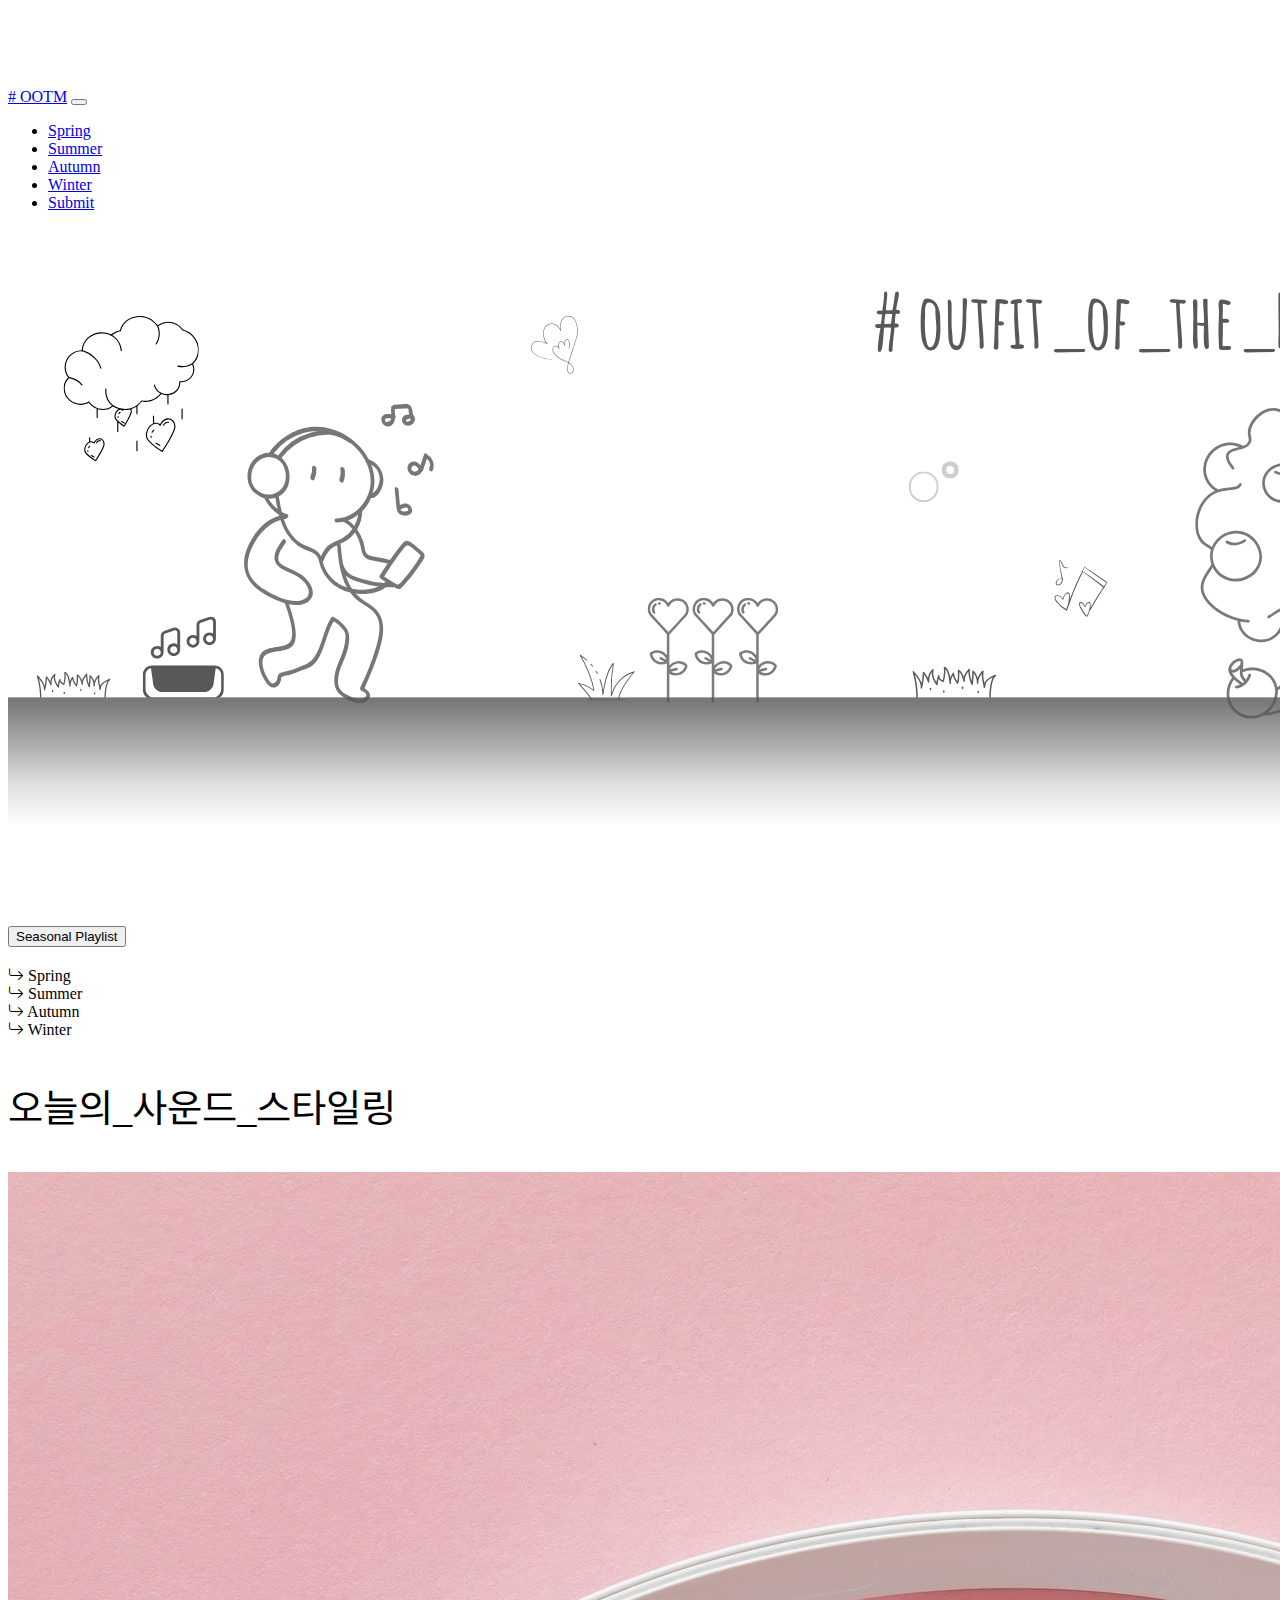
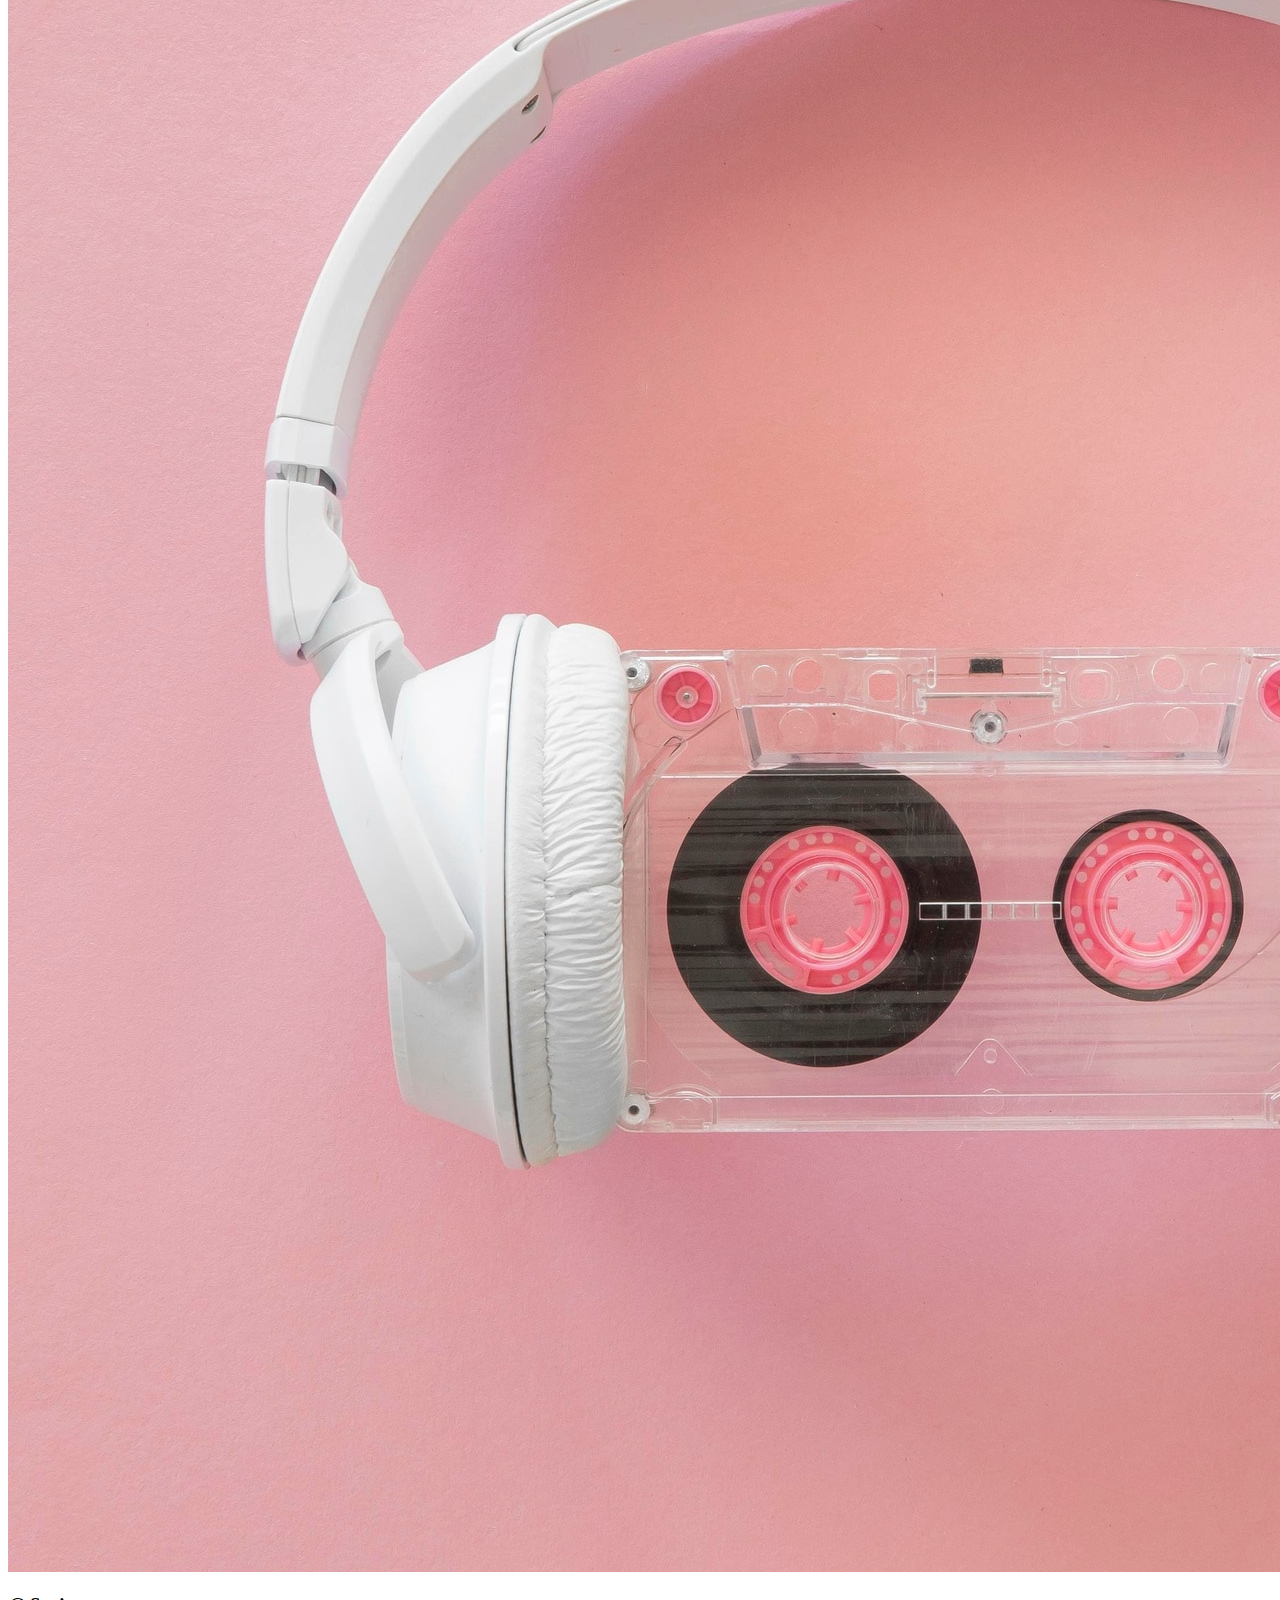
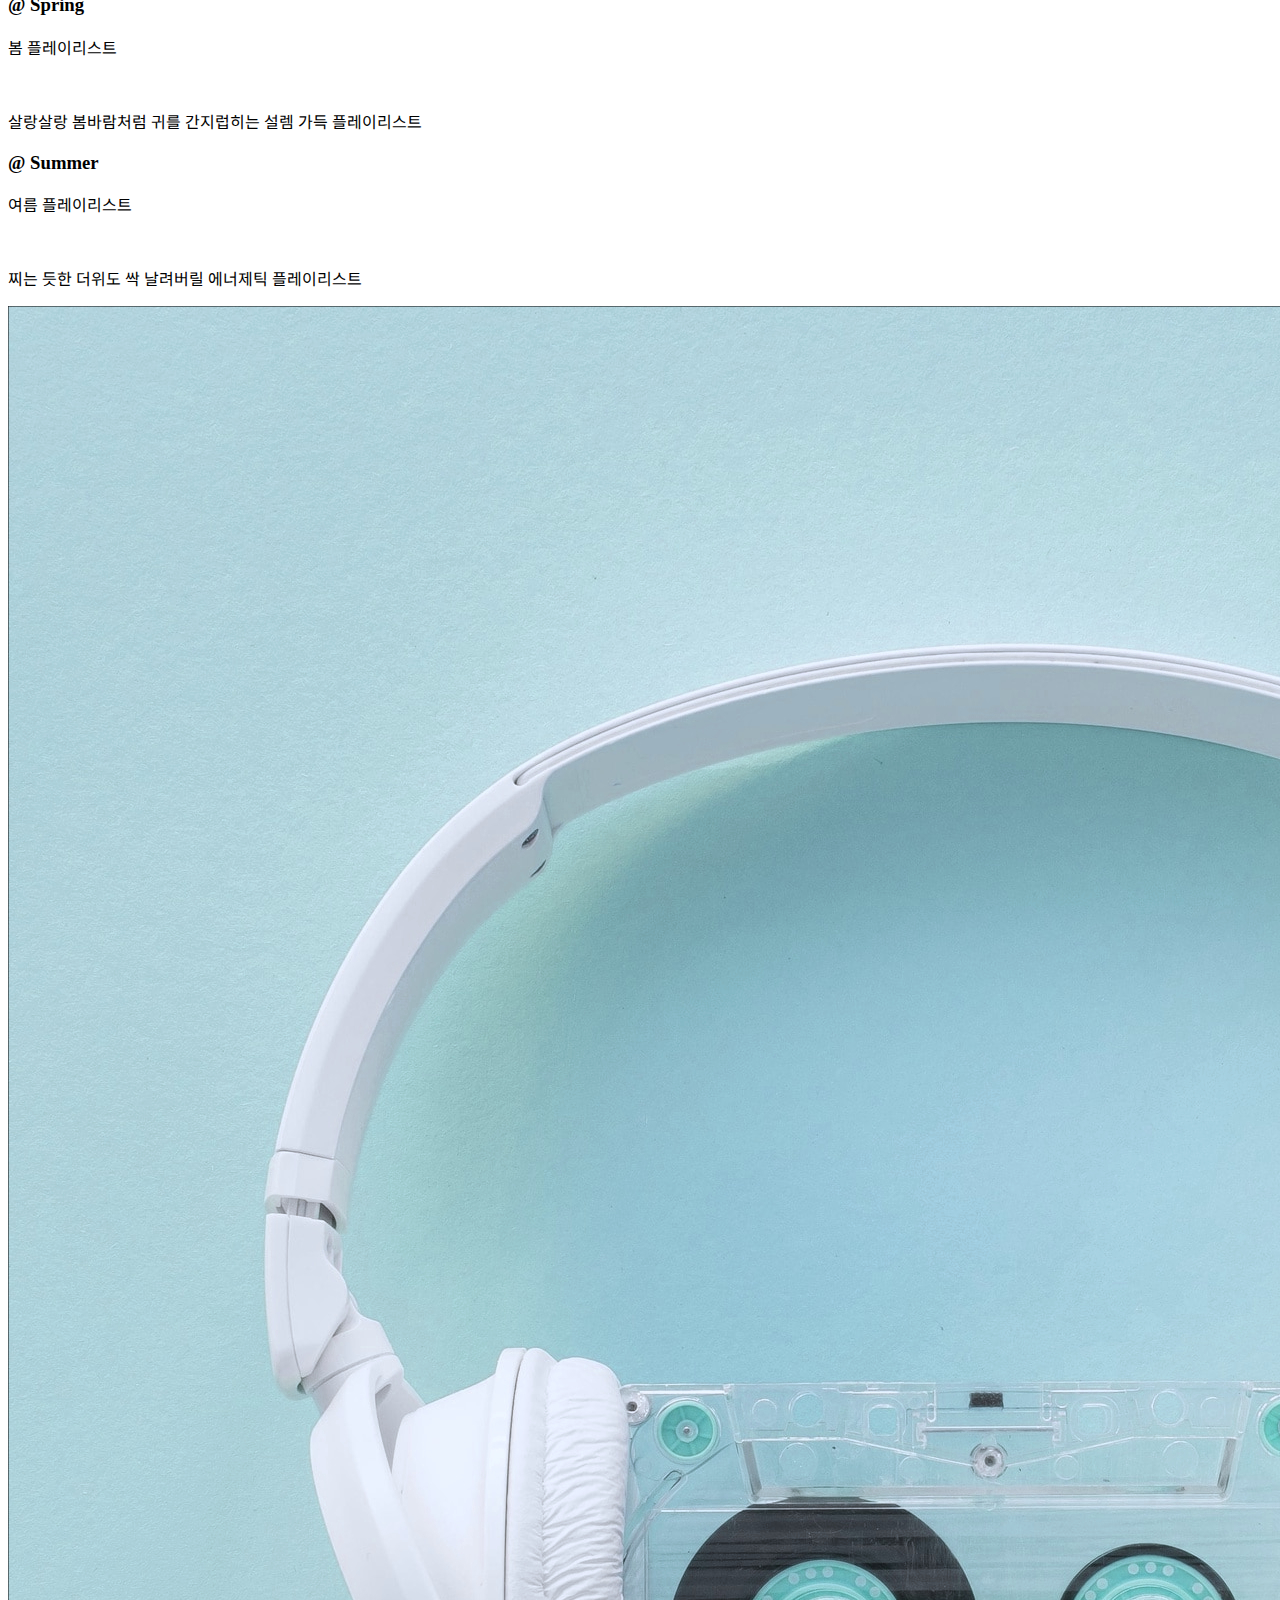
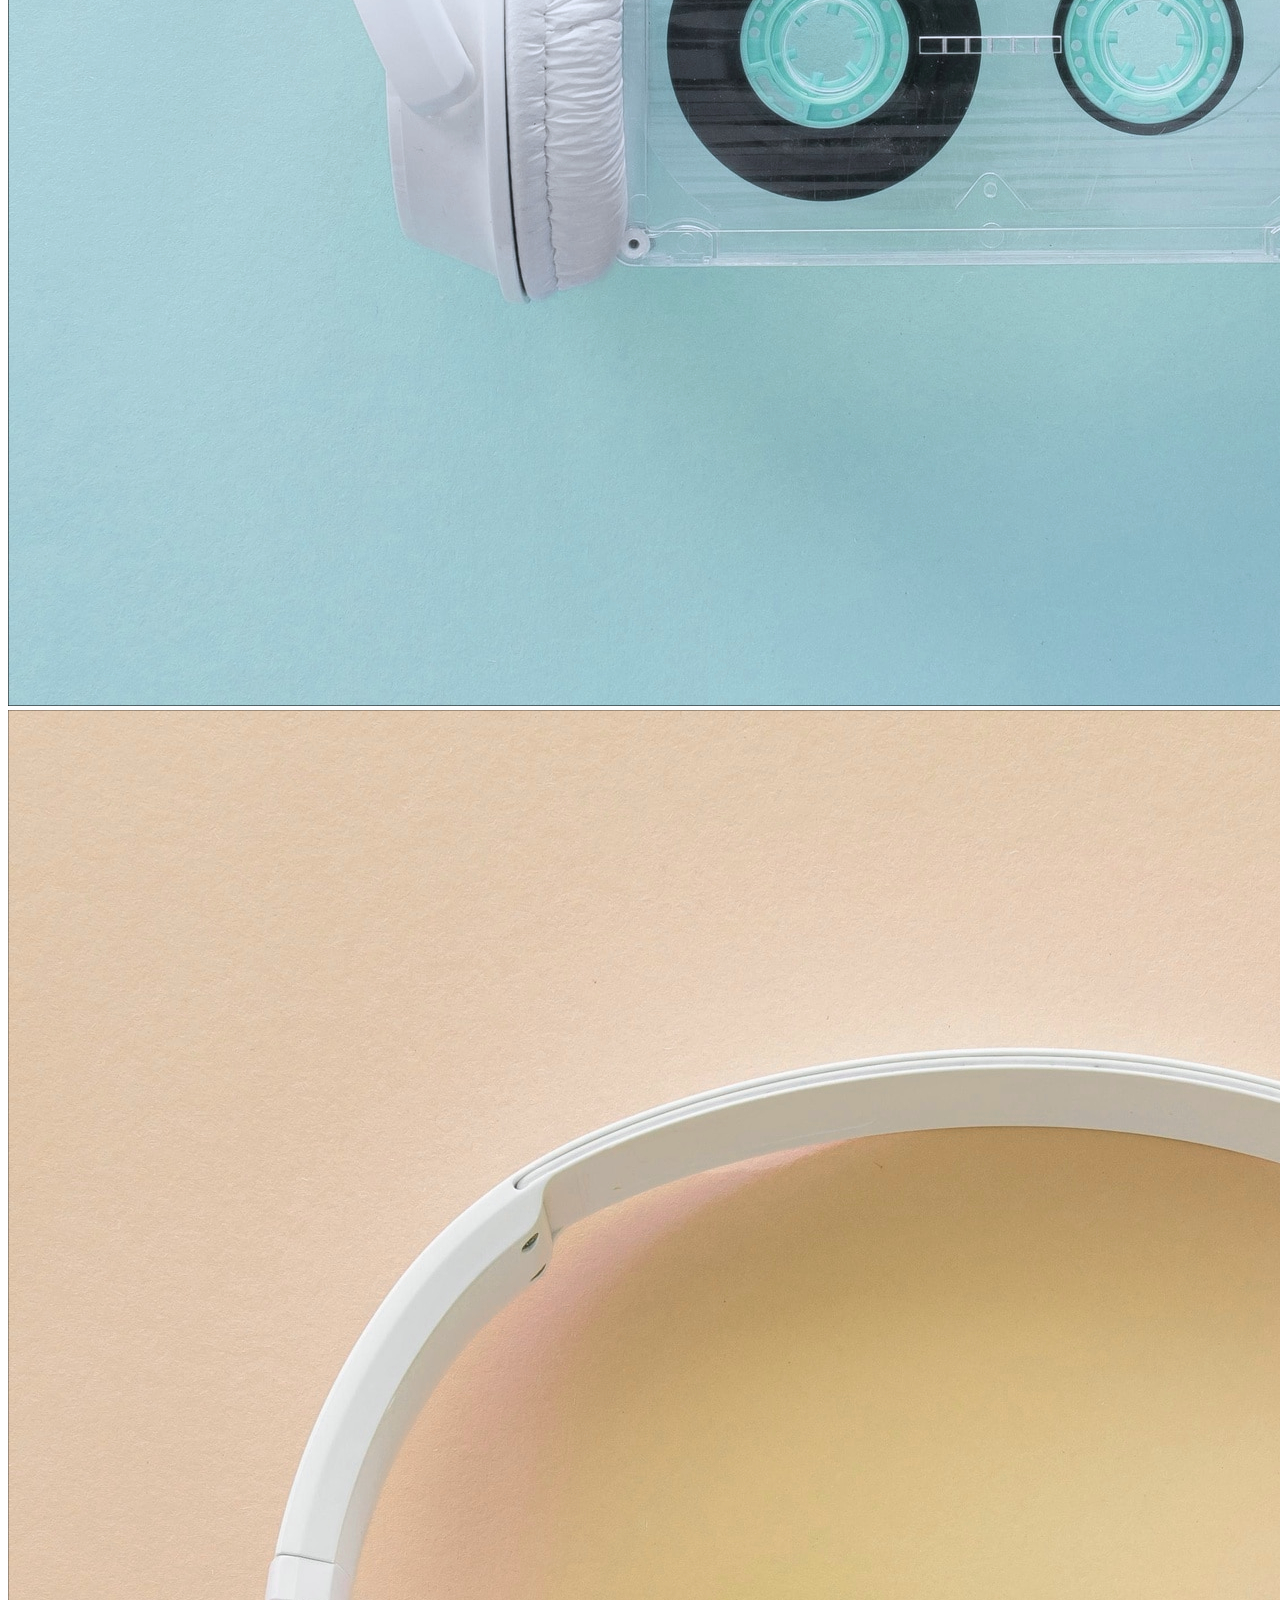
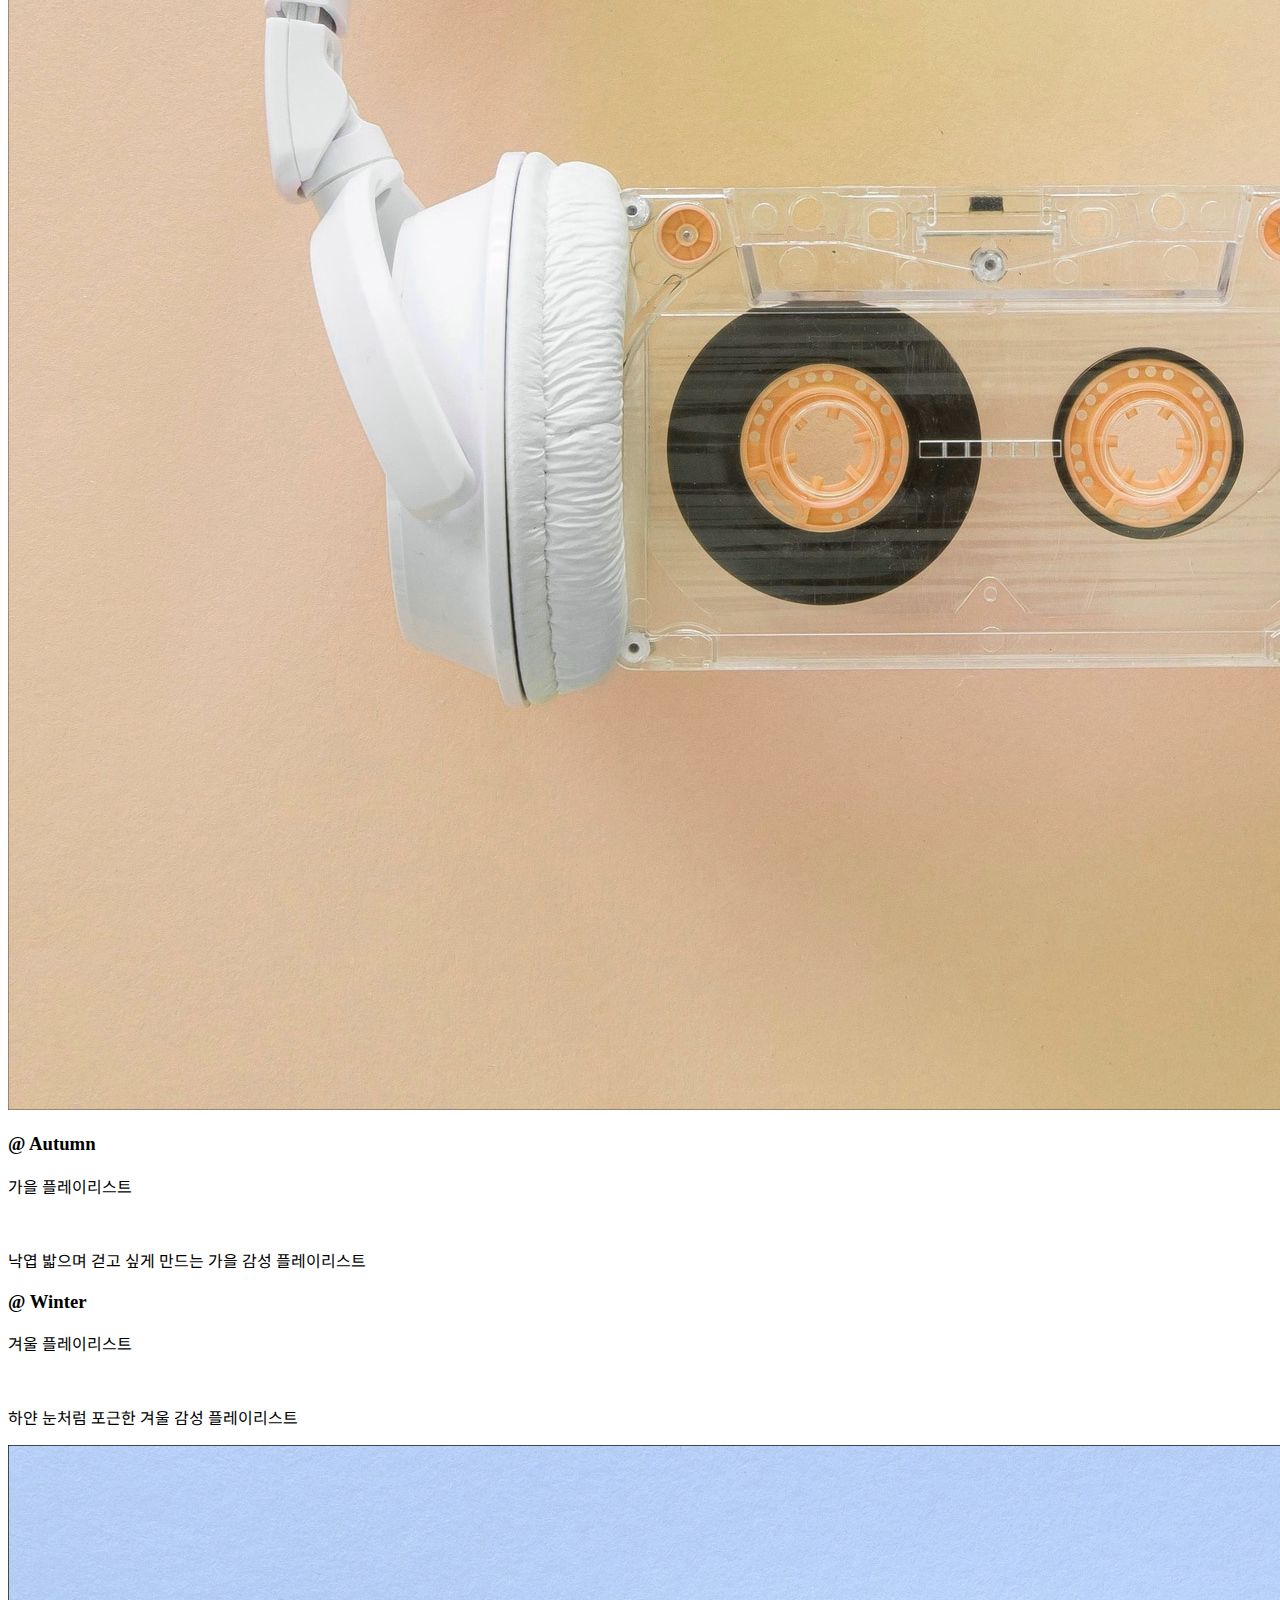
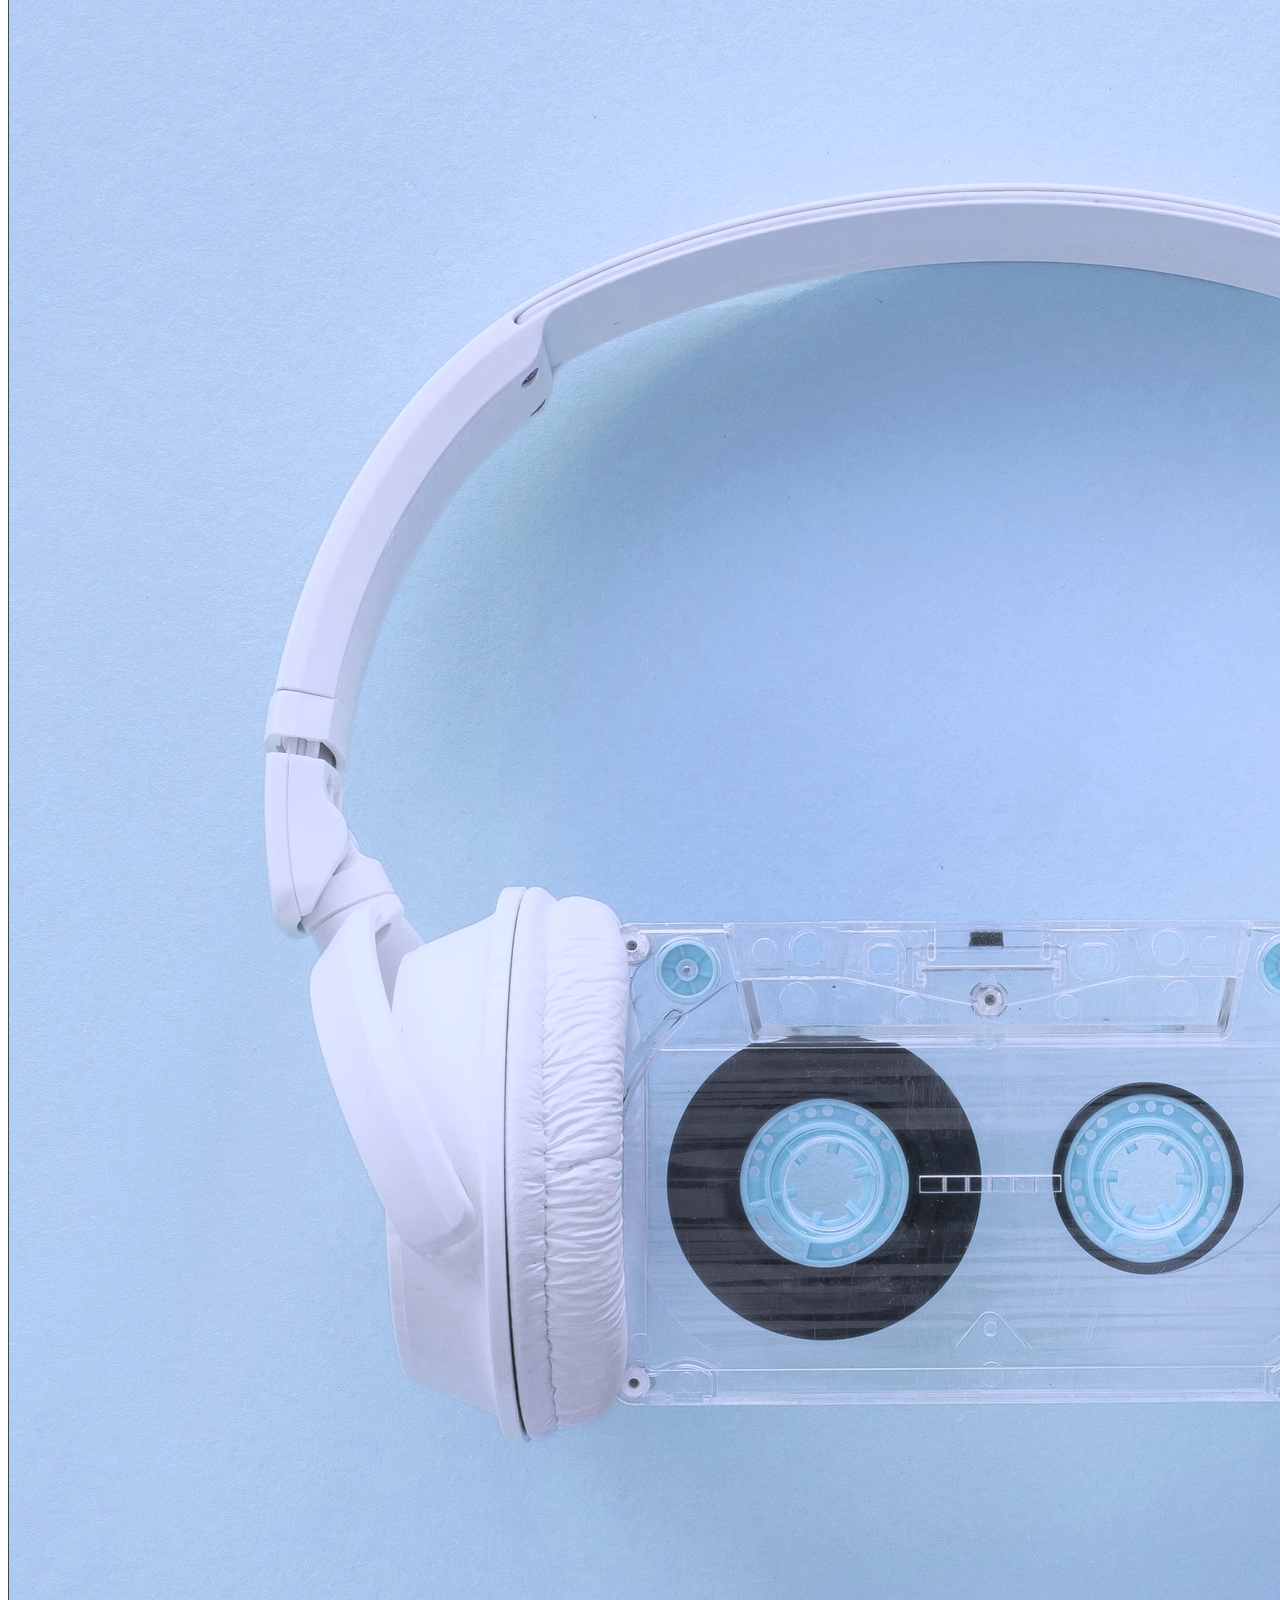
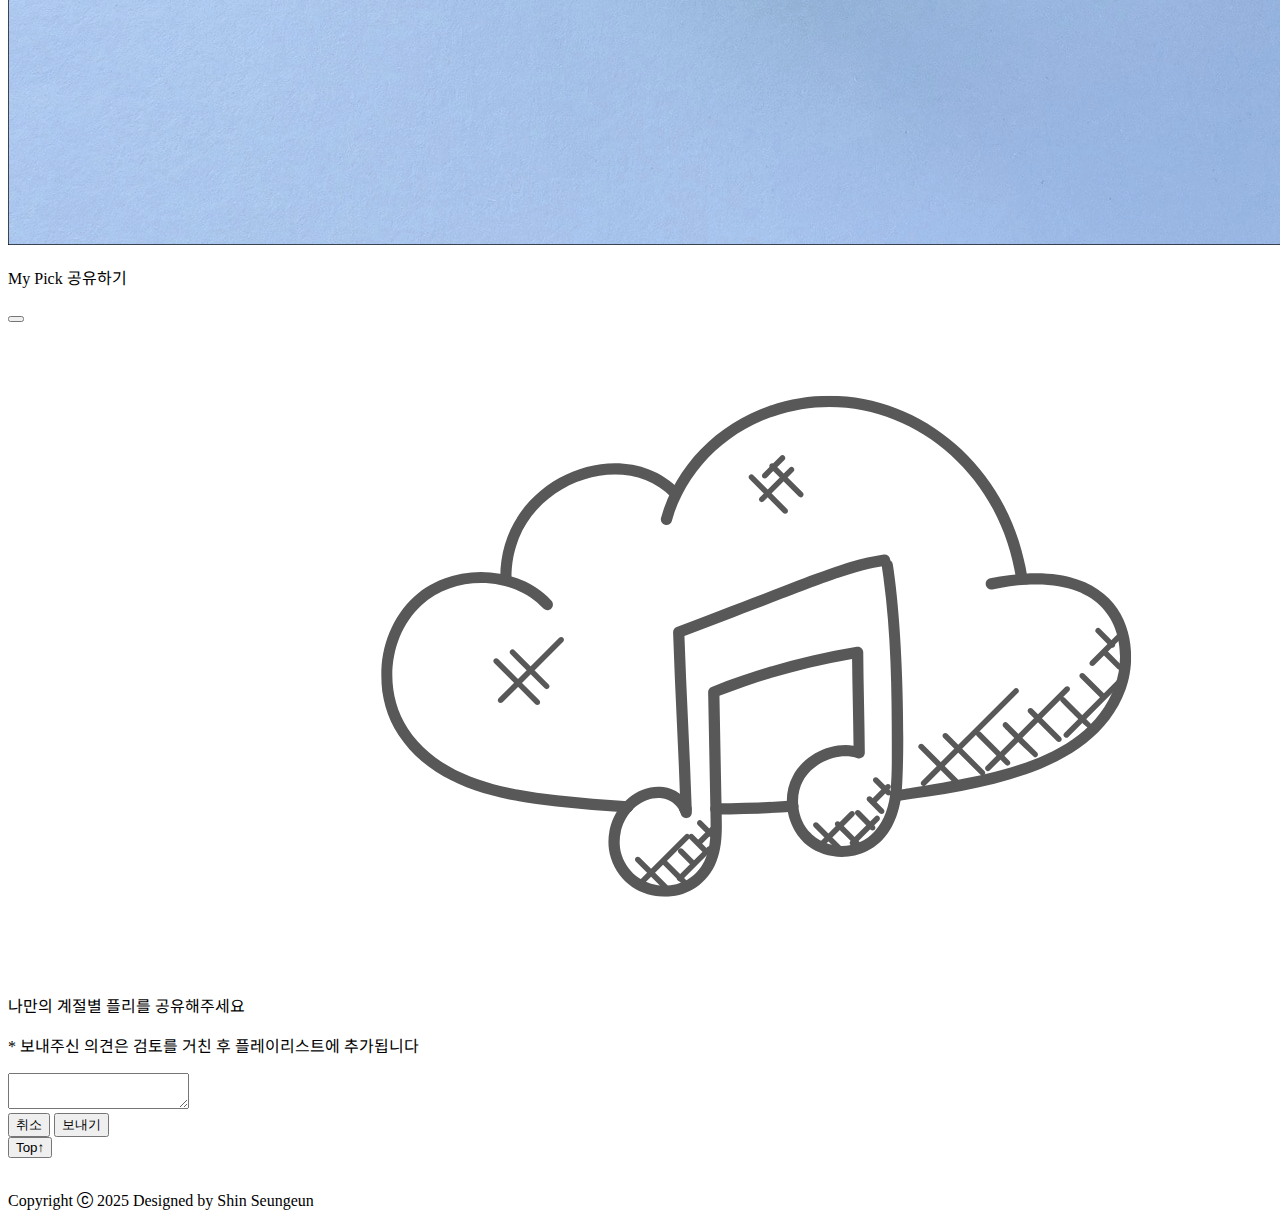
<file: index.html>
<!DOCTYPE html>
<html lang="ko">
  <head>
    <meta charset="utf-8">
    <meta name="viewport" content="width=device-width, initial-scale=1">
    <title>#OOTM_오늘의 사운드 스타일링</title>

    <link href="https://cdn.jsdelivr.net/npm/bootstrap@5.3.6/dist/css/bootstrap.min.css" rel="stylesheet" 
          integrity="sha384-4Q6Gf2aSP4eDXB8Miphtr37CMZZQ5oXLH2yaXMJ2w8e2ZtHTl7GptT4jmndRuHDT" crossorigin="anonymous">
    <link rel="stylesheet" href="https://cdn.jsdelivr.net/npm/bootstrap-icons@1.13.1/font/bootstrap-icons.min.css">
    <link rel="stylesheet" href="style.css">

    <link rel="preconnect" href="https://fonts.googleapis.com">
    <link rel="preconnect" href="https://fonts.gstatic.com" crossorigin>
    <link rel="stylesheet" href="https://fonts.googleapis.com/css2?family=Gugi&family=Noto+Sans+KR:wght@400;700&display=swap">
  </head>

  <body data-bs-spy="scroll" data-bs-target="#nav-menu">

    <!-- 네비게이션 바 -->
    <nav class="navbar navbar-expand-md bg-white navbar-white fixed-top">
      <div class="container">

        <a class="gugi-font navbar-brand" href="index.html"># OOTM</a>

        <button class="navbar-toggler" type="button" data-bs-toggle="collapse" data-bs-target="#nav-menu"
            aria-controls="nav-menu" aria-expanded="false" aria-label="메뉴">
            <span class="navbar-toggler-icon"></span>
        </button>

        <div class="collapse navbar-collapse" id="nav-menu">
            <ul class="navbar-nav ms-auto my-2">
              <li class="nav-item"><a class="nav-link" href="spring.html">Spring</a></li>
              <li class="nav-item"><a class="nav-link" href="summer.html">Summer</a></li>
              <li class="nav-item"><a class="nav-link" href="autumn.html">Autumn</a></li>
              <li class="nav-item"><a class="nav-link" href="winter.html">Winter</a></li>
              <li class="nav-item"><a class="nav-link" href="#" data-bs-toggle="modal" data-bs-target="#submitModal">Submit</a>
            </ul>
      </div>
    </nav>

    <br>

    <!-- 헤더 영역 -->
    <section class="container-fluid">
      <div class="text-center">
        <img src="images/main.png" alt="main 이미지" class="img-fluid">
      </div>
      <div class="row align-items-baseline mb-5 mt-1">

        <div class="col-5 ms-lg-5 ms-md-4 ms-sm-3">
          <div class="accordion">
            <div class="accordion-item">
              <h2 class="accordion-header">
                <button class="accordion-button collapsed" type="button" data-bs-toggle="collapse" data-bs-target="#collapseSeason" aria-expanded="false" aria-controls="collapseSeason">
                  Seasonal Playlist</button>
              </h2>
              <div id="collapseSeason" class="accordion-collapse collapse" data-bs-parent="#accordionExample">
                <div class="accordion-body"><a href="#CardSpring" class="accordion-body-link"><i class="bi bi-arrow-return-right"></i> Spring </a></div>
                <div class="accordion-body"><a href="#CardSummer" class="accordion-body-link"><i class="bi bi-arrow-return-right"></i> Summer </a></div>
                <div class="accordion-body"><a href="#CardAutumn" class="accordion-body-link"><i class="bi bi-arrow-return-right"></i> Autumn </a></div>
                <div class="accordion-body"><a href="#CardWinter" class="accordion-body-link"><i class="bi bi-arrow-return-right"></i> Winter </a></div>
              </div>
            </div>
          </div>
        </div>
        <div class="col">
          <p class="responsive-text-70 text-center">오늘의_사운드_스타일링</p>
        </div>
      </div>
    </section>


    <!-- 계절별 플레이리스트 카드 시작 -->
    <section class="container overflow-hidden p-5" id="season">

      <!-- 봄 카드 -->
      <div class="row mb-5" id="CardSpring">
        <div class="col-sm-12 col-md-9">
          <a class="card-hover shadow rounded-start-2 rounded-end-5 p-3 spring-card" href="spring.html">
            <div class="d-flex align-items-center p-3">
              <img src="images/playerspring.png" alt="Spring" class="rounded-2 w-25 h-25">
              <div class="ms-3 text-center flex-grow-1">
                  <h3 class="fw-bold">@ Spring</h3>
                  <p>봄 플레이리스트</p><br>
                  <p>살랑살랑 봄바람처럼 귀를 간지럽히는 설렘 가득 플레이리스트</p>
              </div>
            </div>
          </a>
        </div>
      </div>

      <!-- 여름 카드-->
      <div class="row mb-5 justify-content-md-end" id="CardSummer">
        <div class="col-sm-12 col-md-9">
          <a class="card-hover shadow rounded-start-5 rounded-end-2 p-3 p-3 summer-card" href="summer.html">
            <div class="d-flex align-items-center p-3">
              <div class="ms-3 text-center flex-grow-1">
                  <h3 class="fw-bold">@ Summer</h3>
                  <p>여름 플레이리스트</p><br>
                  <p>찌는 듯한 더위도 싹 날려버릴 에너제틱 플레이리스트</p>
              </div>
              <img src="images/playersummer.png" alt="Summer" class="rounded-2 w-25 h-25">
            </div>
          </a>
        </div>
      </div>

      <!-- 가을 카드-->
      <div class="row mb-5" id="CardAutumn">
        <div class="col-sm-12 col-md-9">
          <a class="card-hover shadow rounded-start-2 rounded-end-5 p-3 p-3 autumn-card" href="autumn.html">
            <div class="d-flex align-items-center p-3">
              <img src="images/playerautumn.png" alt="Autumn" class="rounded-2 w-25 h-25">
              <div class="ms-3 text-center flex-grow-1">
                <h3 class="fw-bold">@ Autumn</h3>
                <p>가을 플레이리스트</p><br>
                <p>낙엽 밟으며 걷고 싶게 만드는 가을 감성 플레이리스트</p>
              </div>
            </div>
          </a>
        </div>
      </div>

      <!-- 겨울 카드 -->
      <div class="row mb-5 justify-content-md-end" id="CardWinter">
        <div class="col-sm-12 col-md-9">
          <a class="card-hover shadow rounded-start-5 rounded-end-2 p-3 p-3 winter-card" href="winter.html">
            <div class="d-flex align-items-center p-3">
              <div class="ms-3 text-center flex-grow-1">
                  <h3 class="fw-bold">@ Winter</h3>
                  <p>겨울 플레이리스트</p><br>
                  <p>하얀 눈처럼 포근한 겨울 감성 플레이리스트</p>
              </div>
              <img src="images/playerwinter.png" alt="Winter" class="rounded-2 w-25 h-25">
            </div>
          </a>
        </div>
      </div>
    </section>

    <!-- 음악 제출 모달 -->
    <div class="modal fade" id="submitModal" tabindex="-1" aria-labelledby="submitModalLabel" aria-hidden="true">
    <div class="modal-dialog">
      <div class="modal-content">
      <div class="modal-header">
        <p class="modal-title fs-4" id="submitModalLabel">My Pick 공유하기</p>
        <button type="button" class="btn-close" data-bs-dismiss="modal" aria-label="Close"></button>
      </div>
      <div class="modal-body text-center">
        <img src="images/musiccloud.png" class="w-75 d-block mx-auto"><br>
        <p class="fs-4"> 나만의 계절별 플리를 공유해주세요</p>
        <p class="fs-6 ">* 보내주신 의견은 검토를 거친 후 플레이리스트에 추가됩니다</p>
        <div class="input-group">
            <textarea class="form-control" aria-label="With textarea"></textarea>
        </div>
      </div>
      <div class="modal-footer">
        <button type="button" class="btn btn-secondary-subtle" data-bs-dismiss="modal">취소</button>
        <a href="result.html">
          <button type="button" class="btn btn-outline-secondary">보내기</button>
        </a>
      </div>
      </div>
    </div>
    </div>

    <!-- TOP 버튼 -->
    <section class="py-5">
      <div class="container overflow-hidden">
        <div class="text-center text-white py-5">
          <a href="#top"> <button type="button" class="btn btn-outline-secondary">Top↑</button></a>
        </div>
      </div>
    </section>
    <br>

    <!-- 풋터 -->
    <footer class="bg-dark text-white">
      <div class="container text-center">
        <p class="py-4 mb-0">Copyright <i class="bi bi-c-circle"></i> 2025 Designed by Shin Seungeun</p>
      </div>
    </footer>

    <!-- cdn -->
    <script src="https://cdn.jsdelivr.net/npm/bootstrap@5.3.6/dist/js/bootstrap.bundle.min.js" 
      integrity="sha384-j1CDi7MgGQ12Z7Qab0qlWQ/Qqz24Gc6BM0thvEMVjHnfYGF0rmFCozFSxQBxwHKO" 
      crossorigin="anonymous">
    </script>
  </body>
</html>
</file>
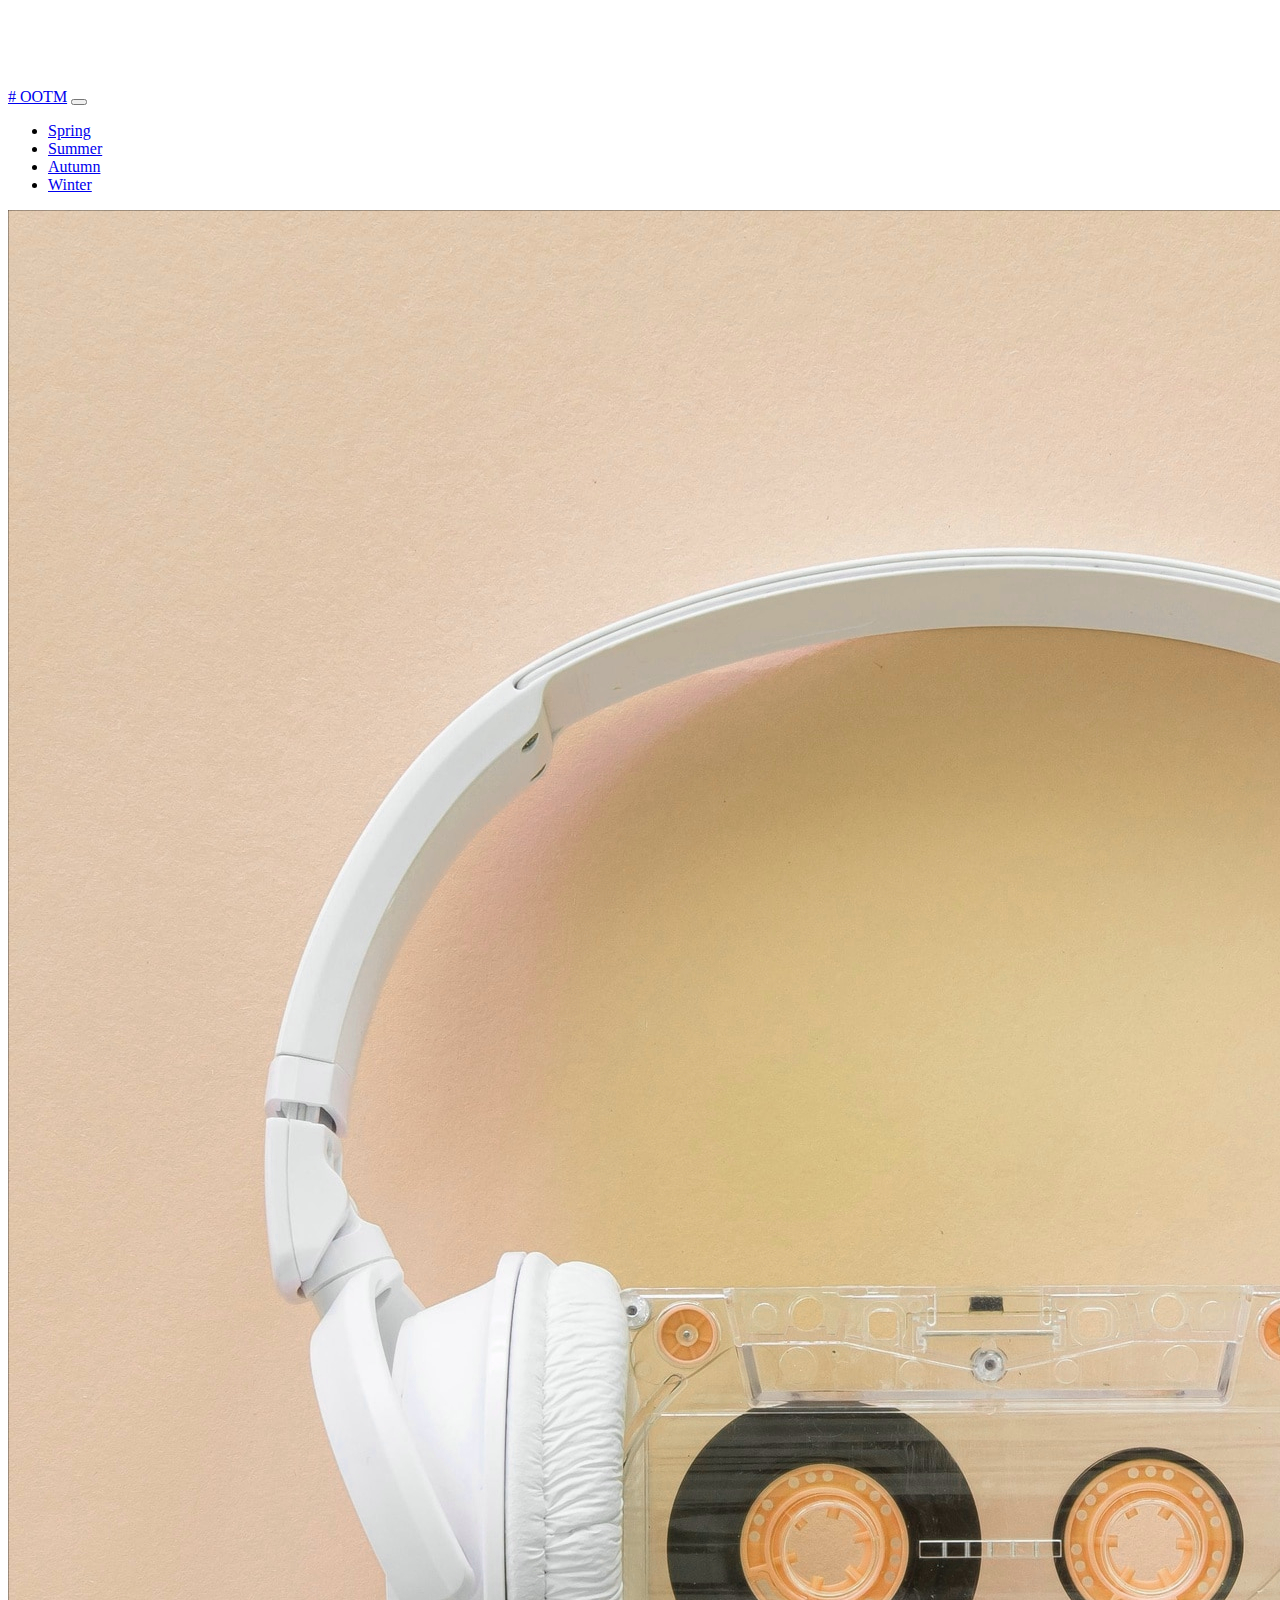
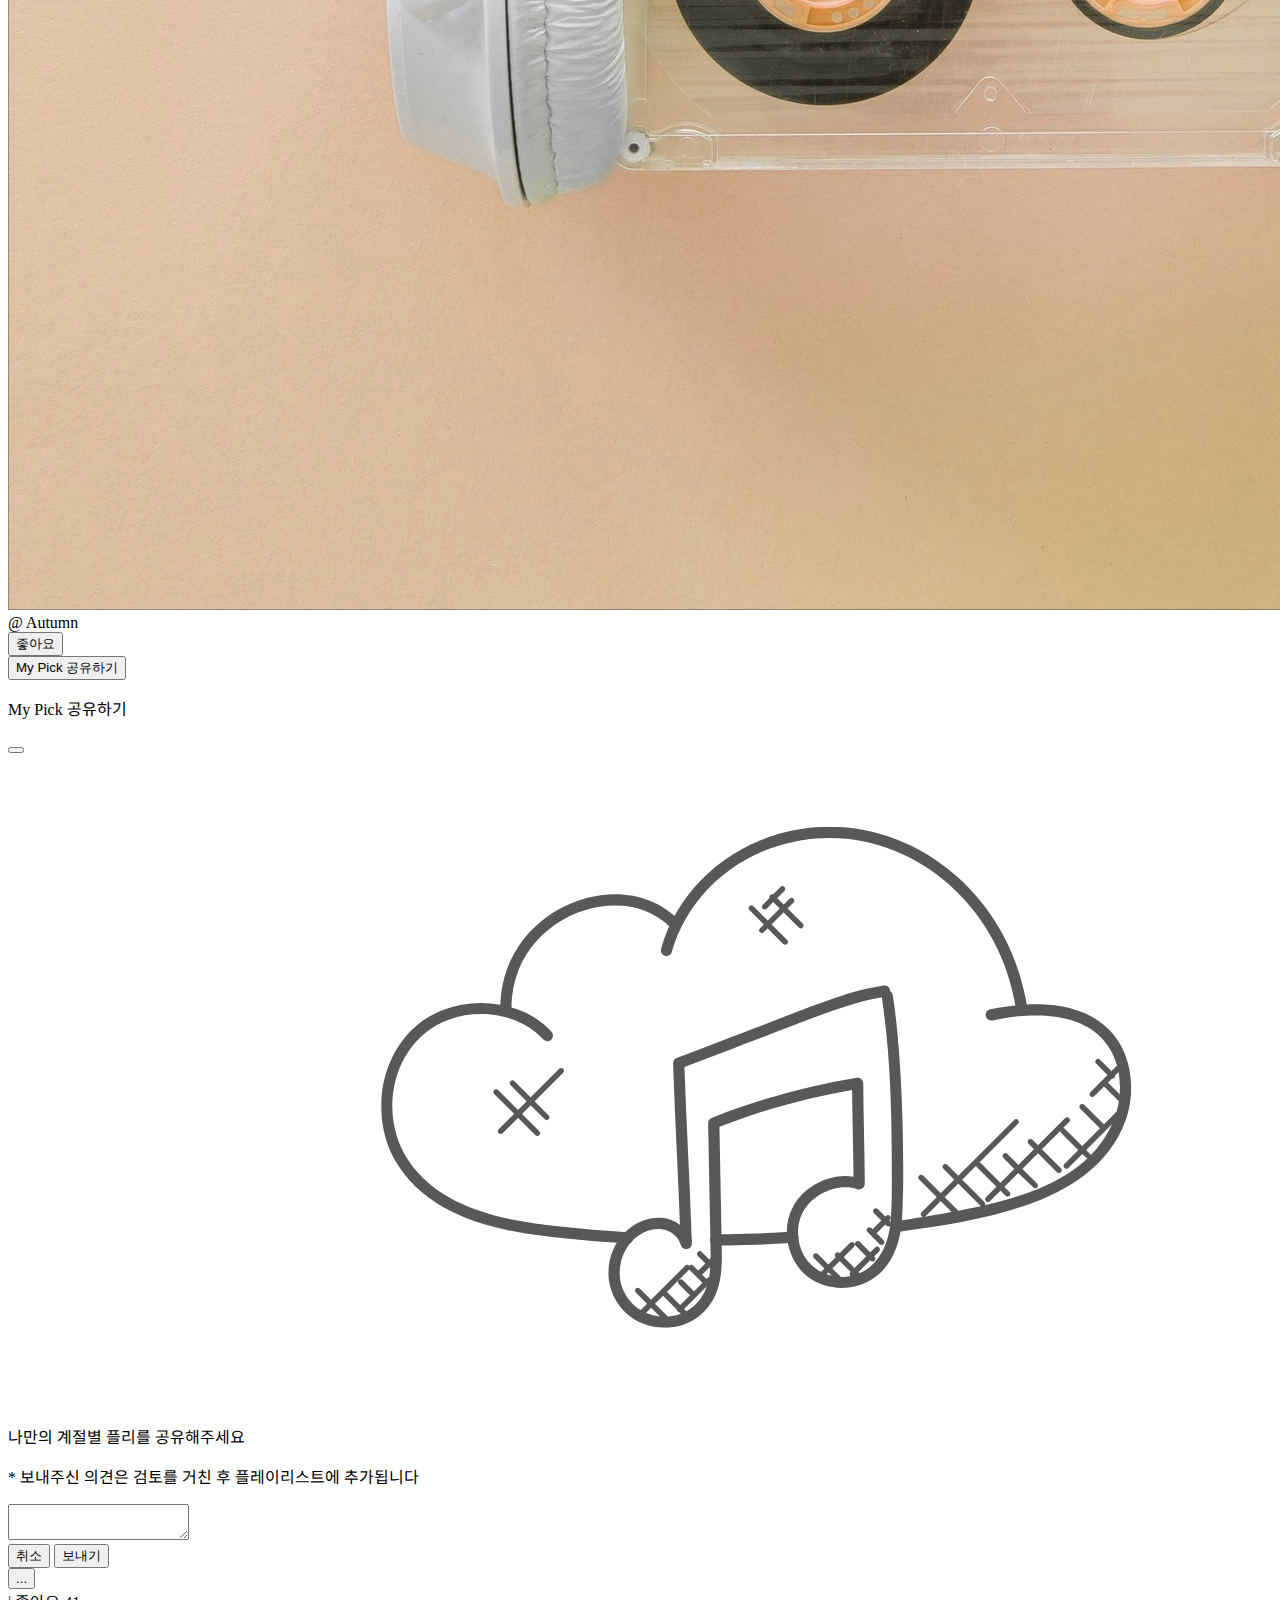
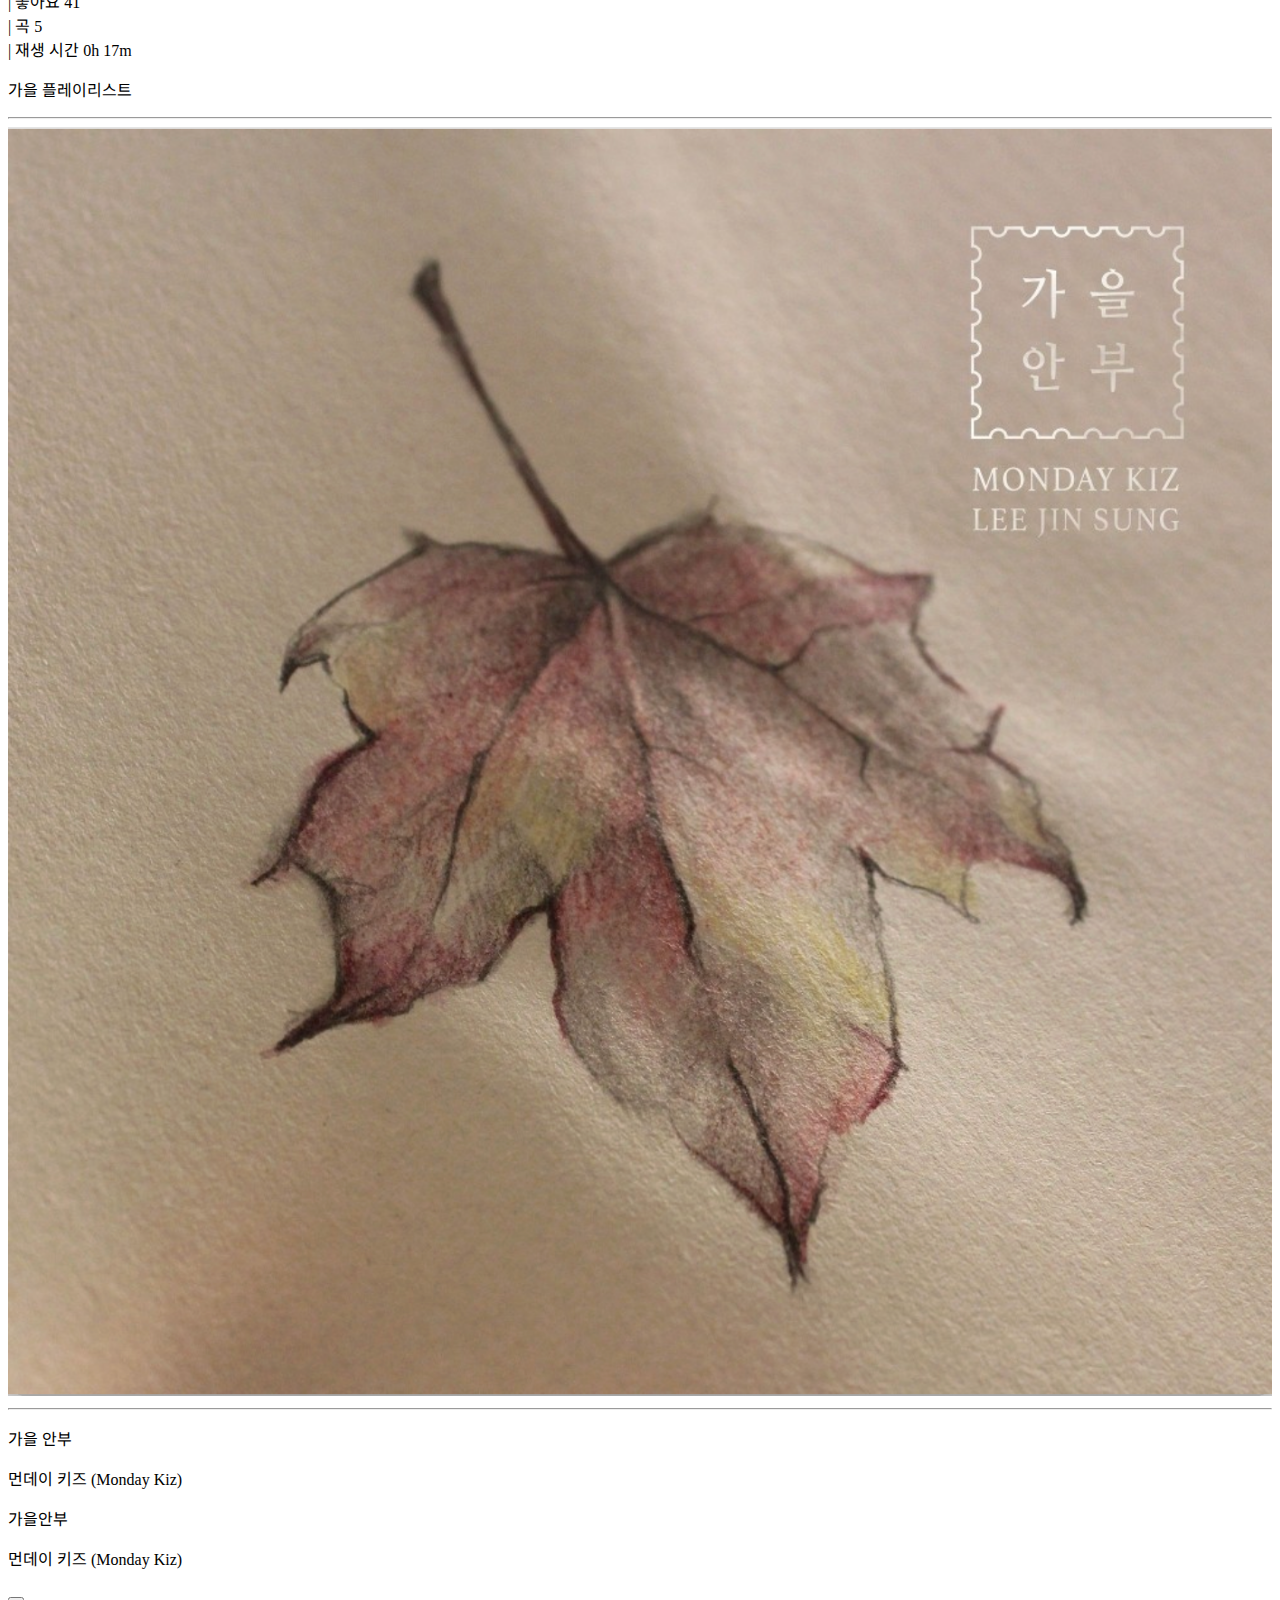
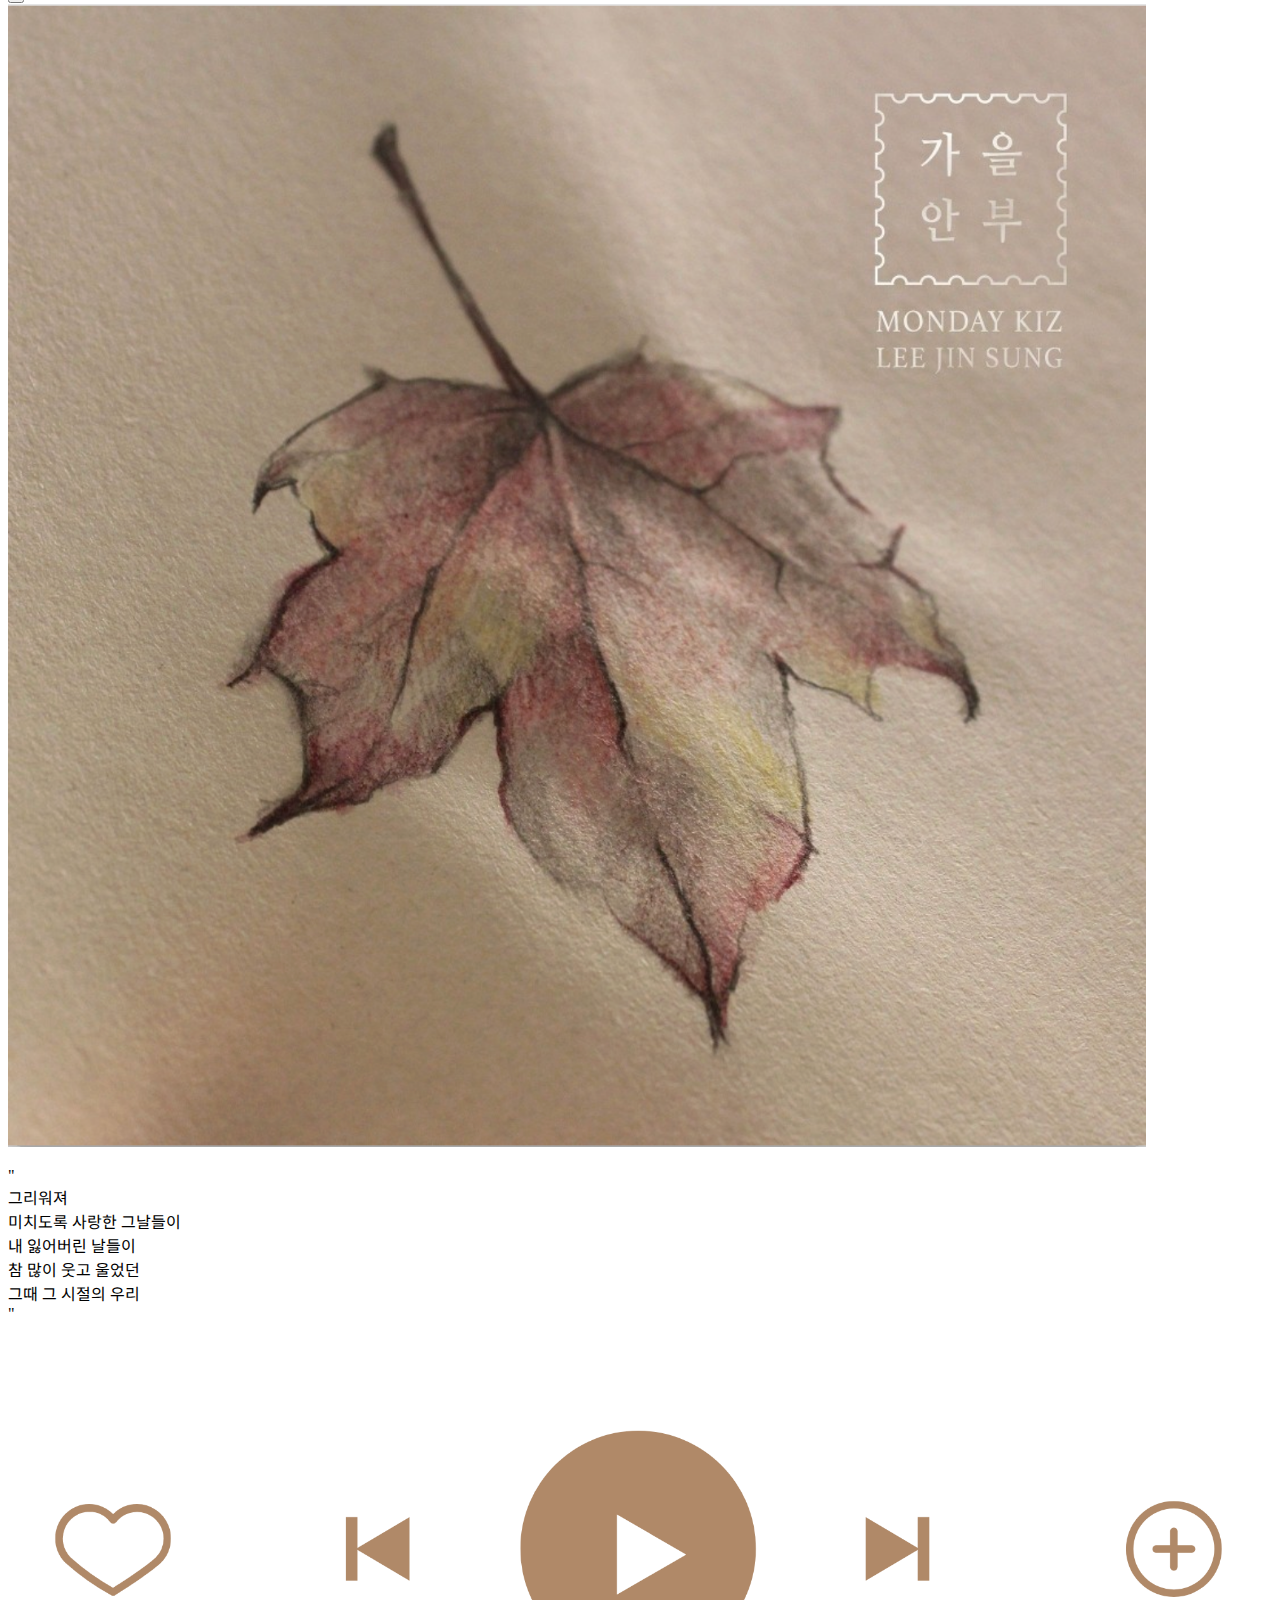
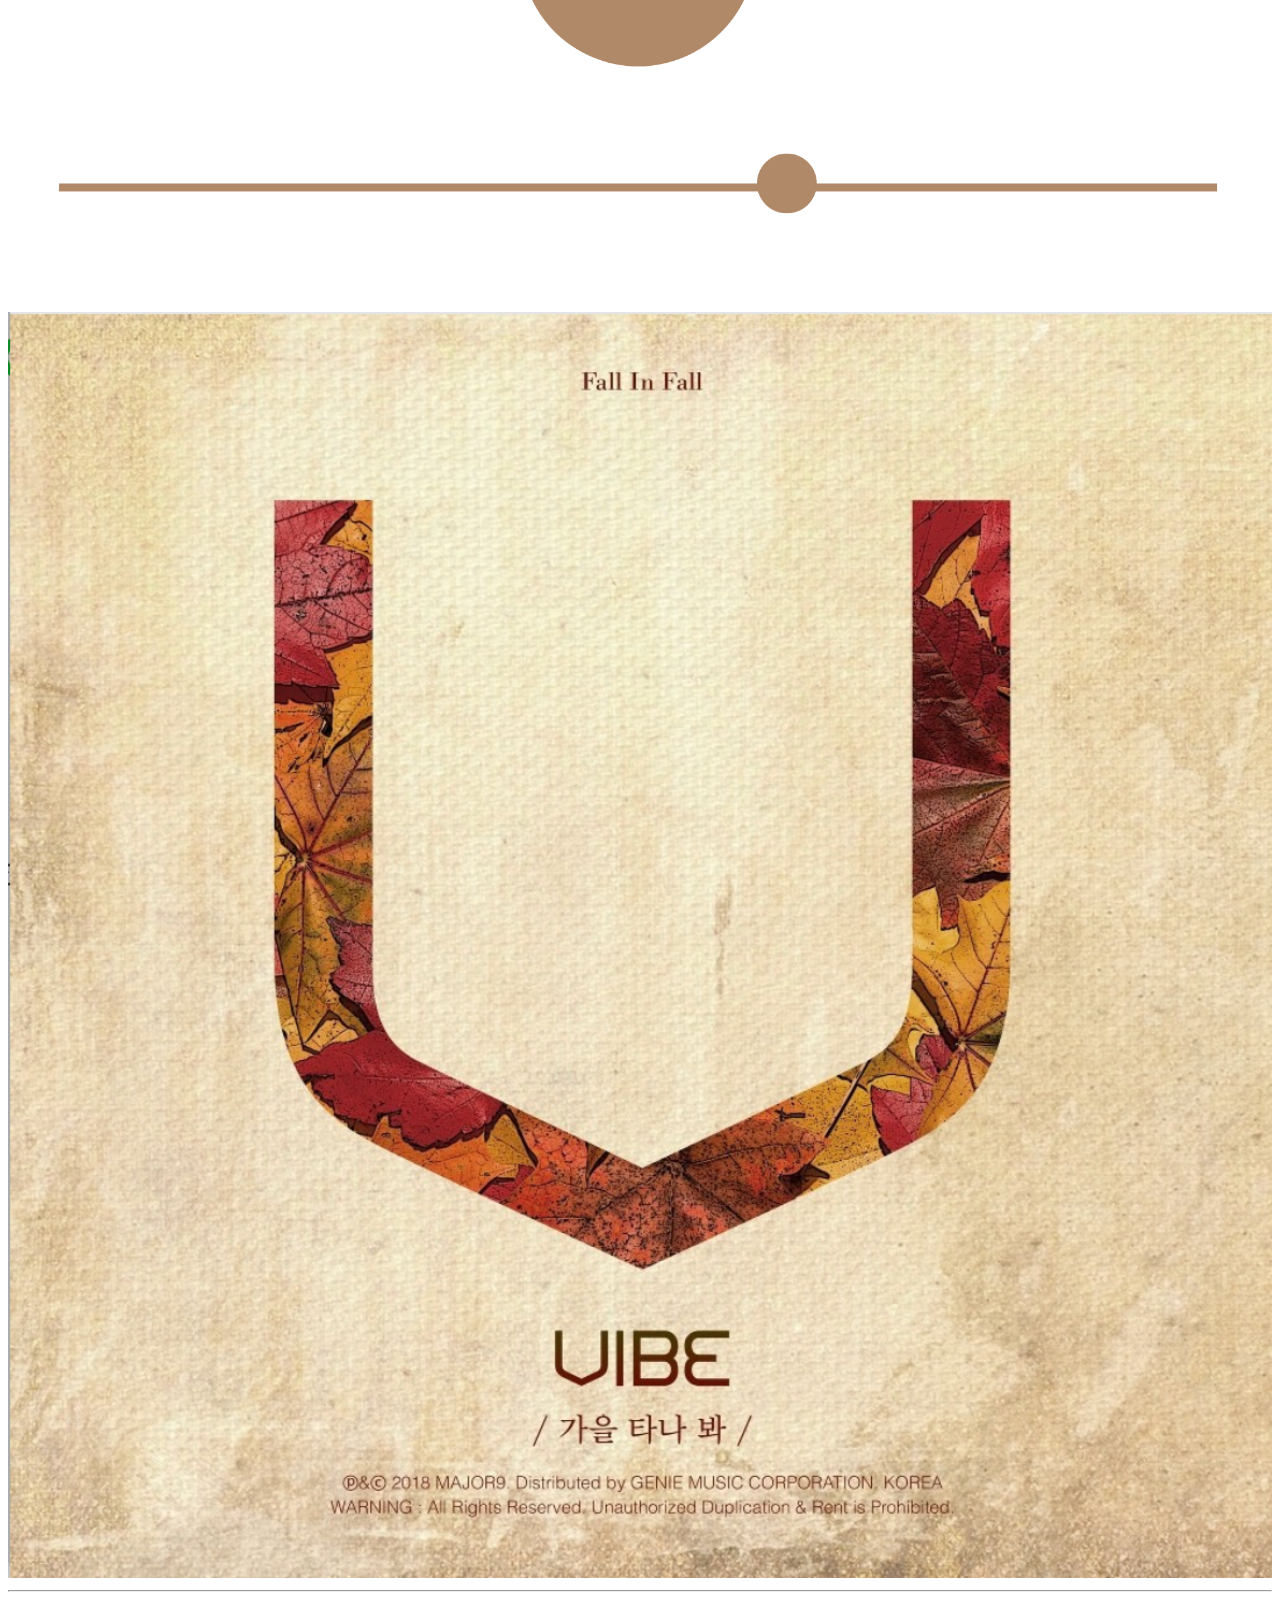
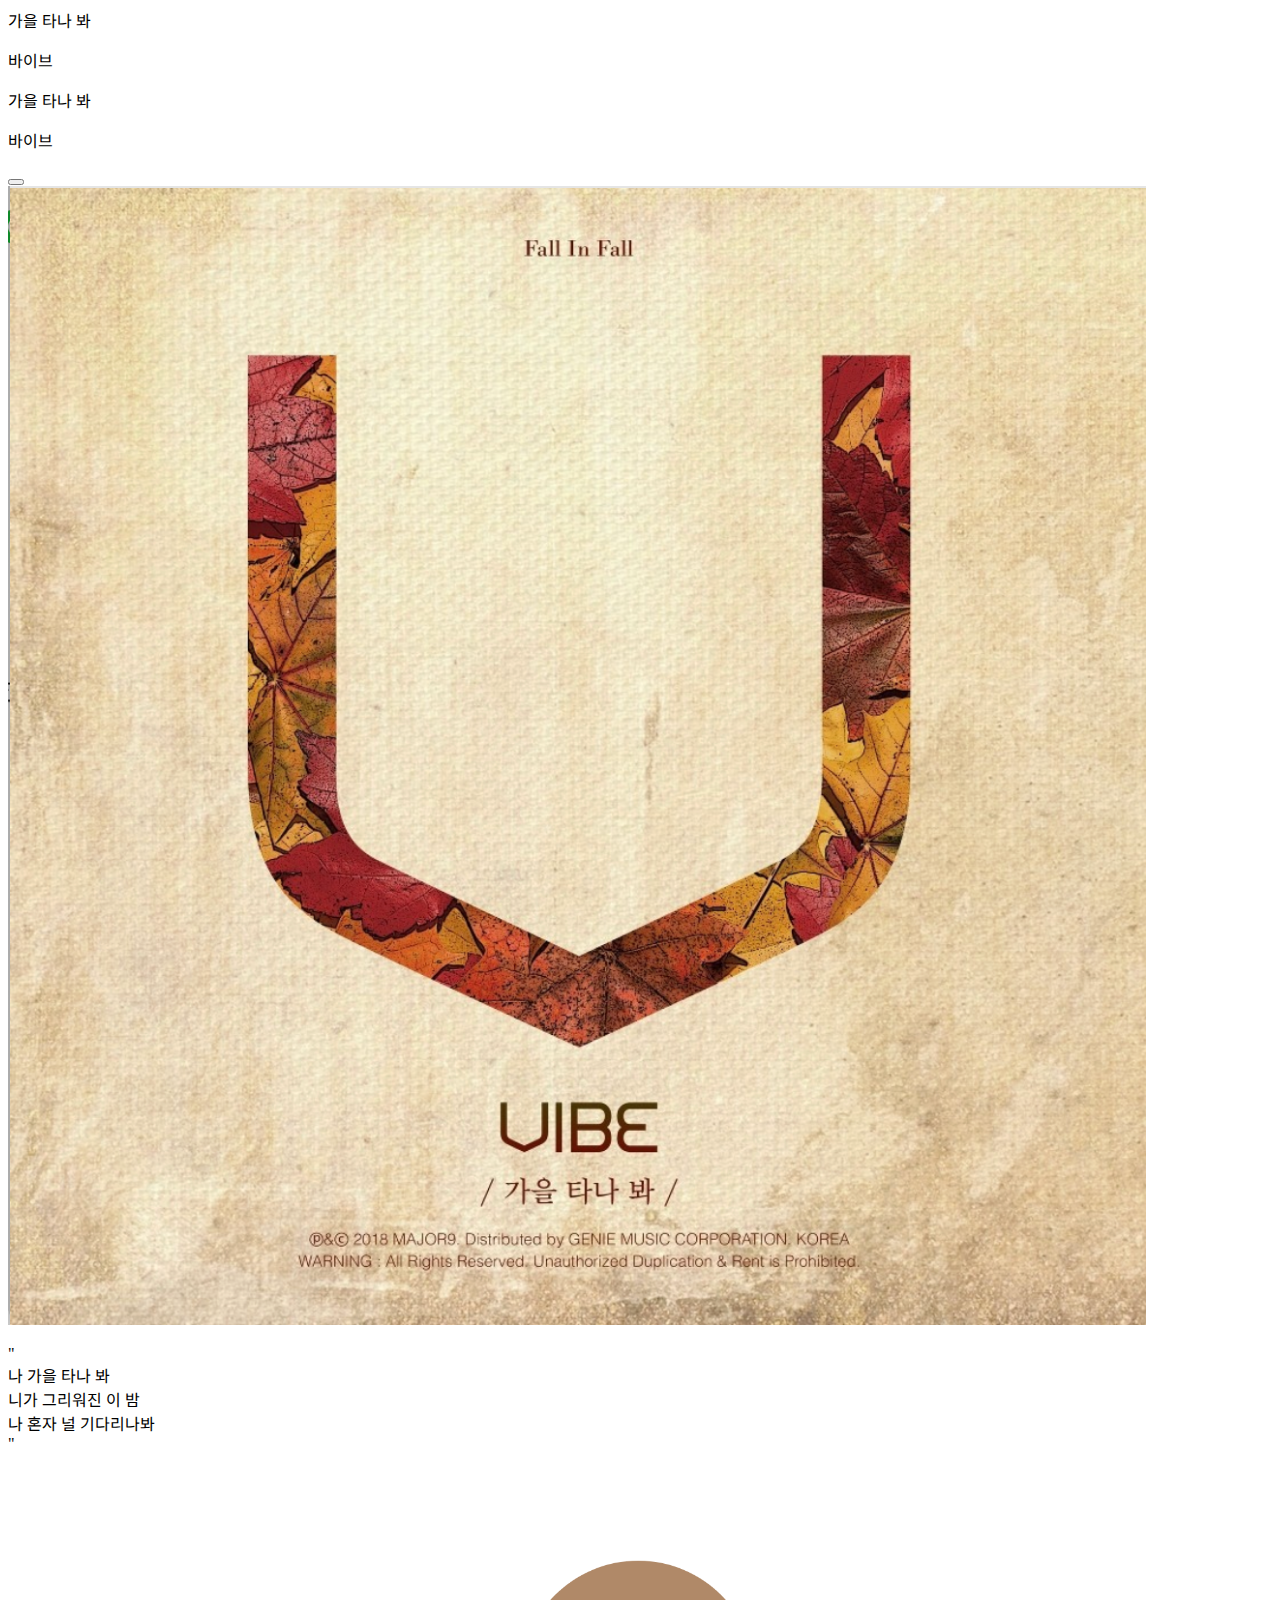
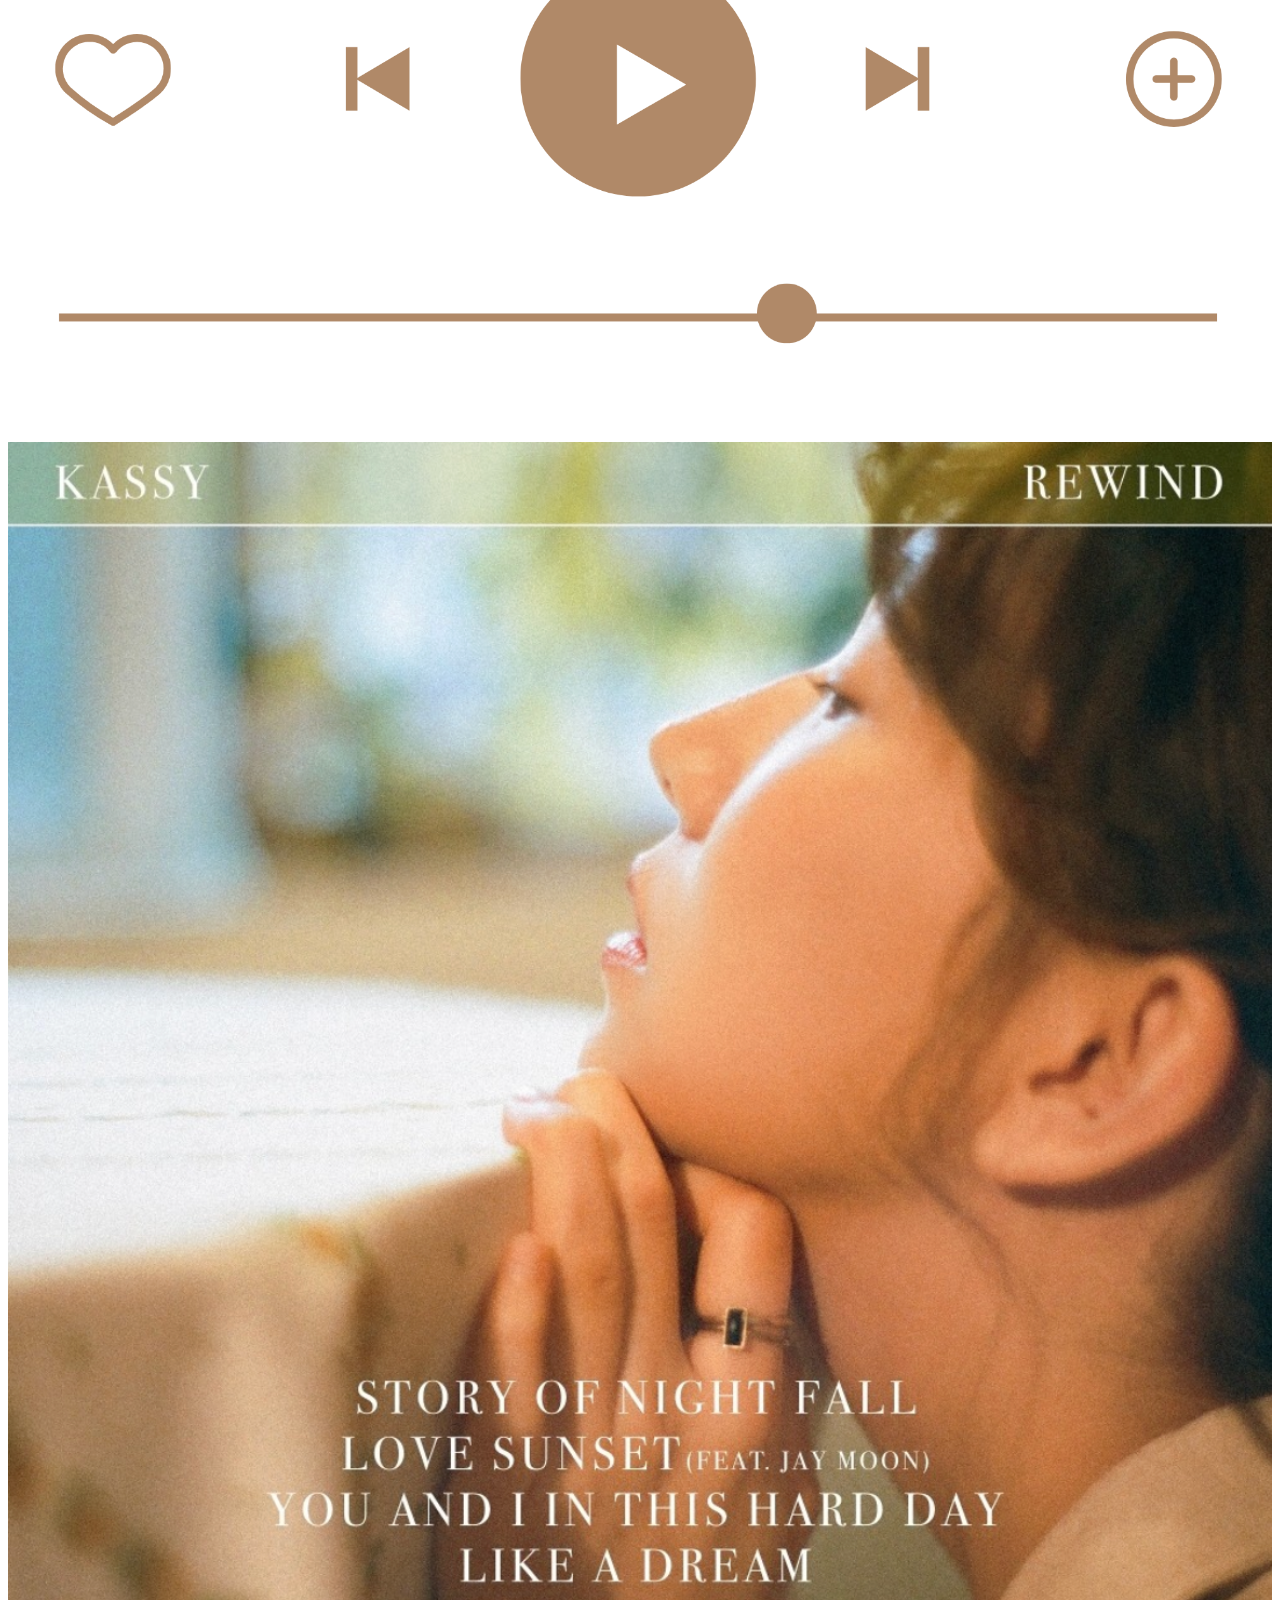
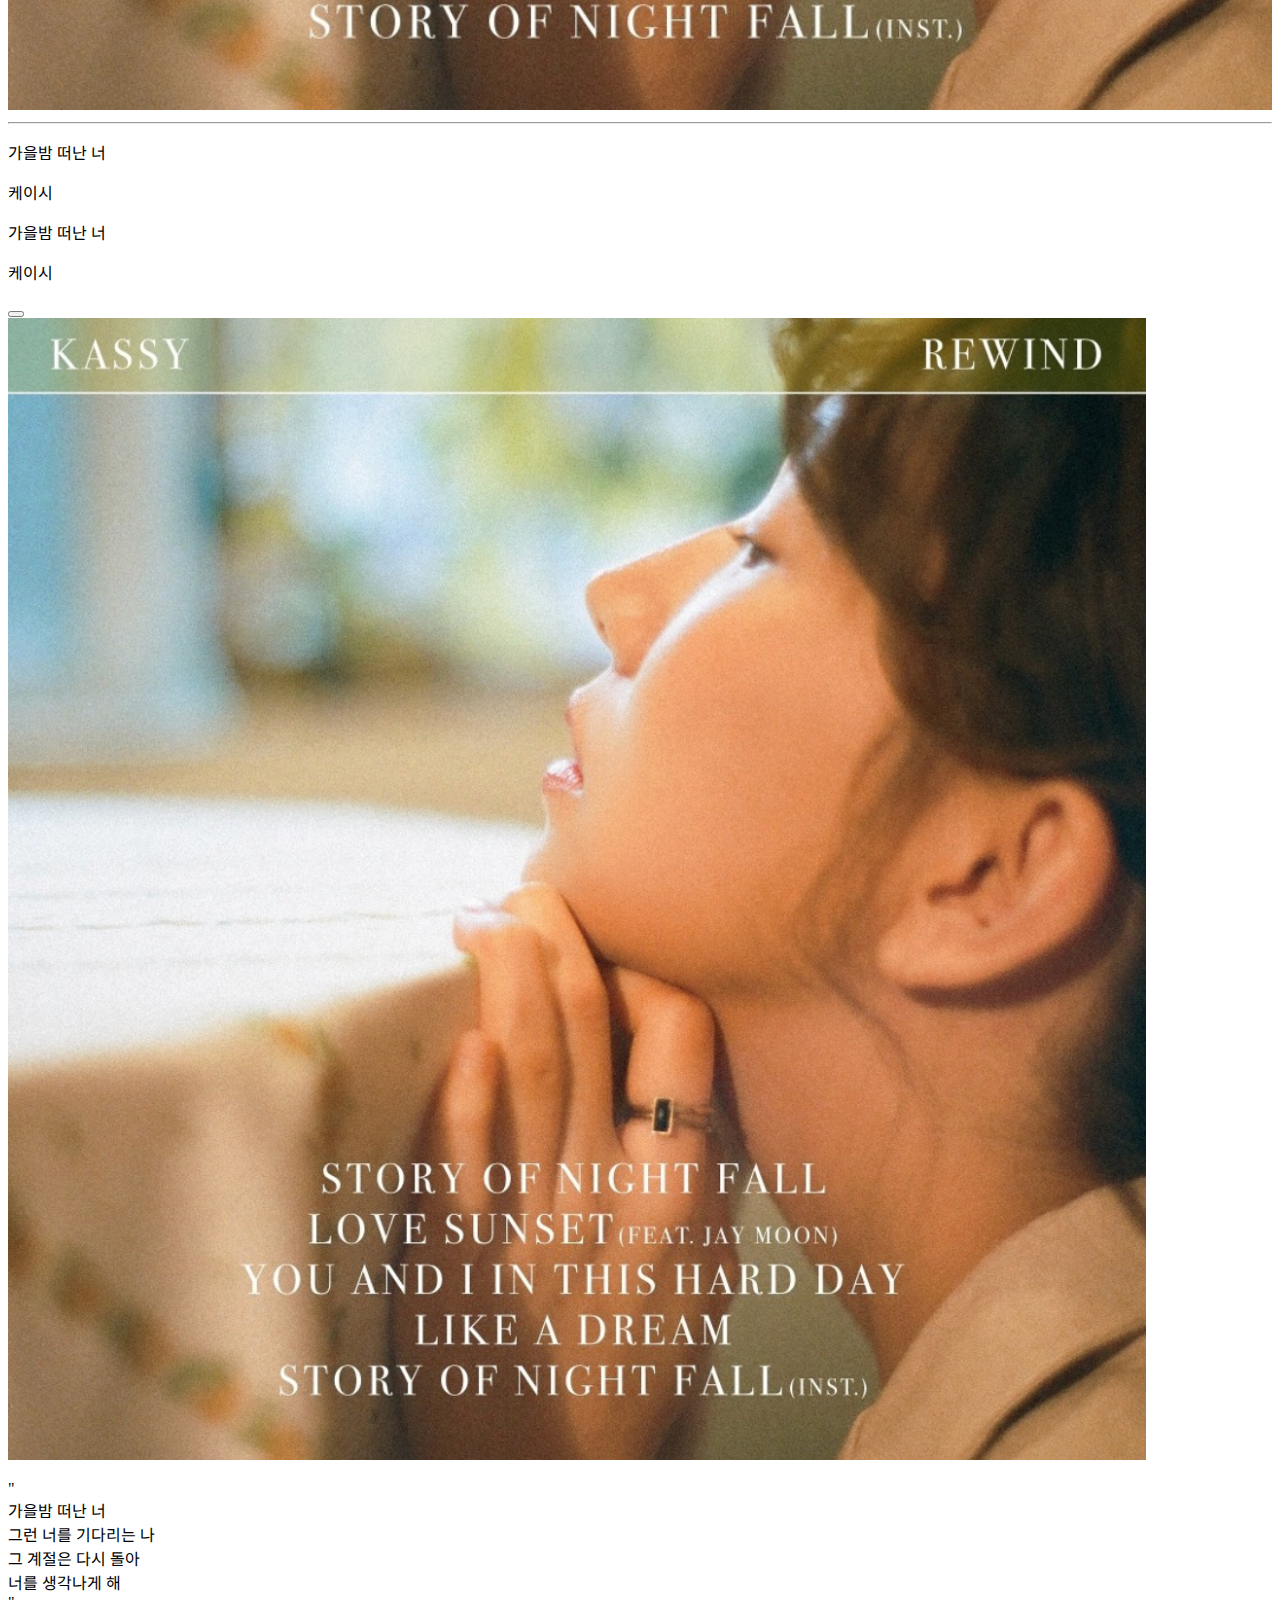
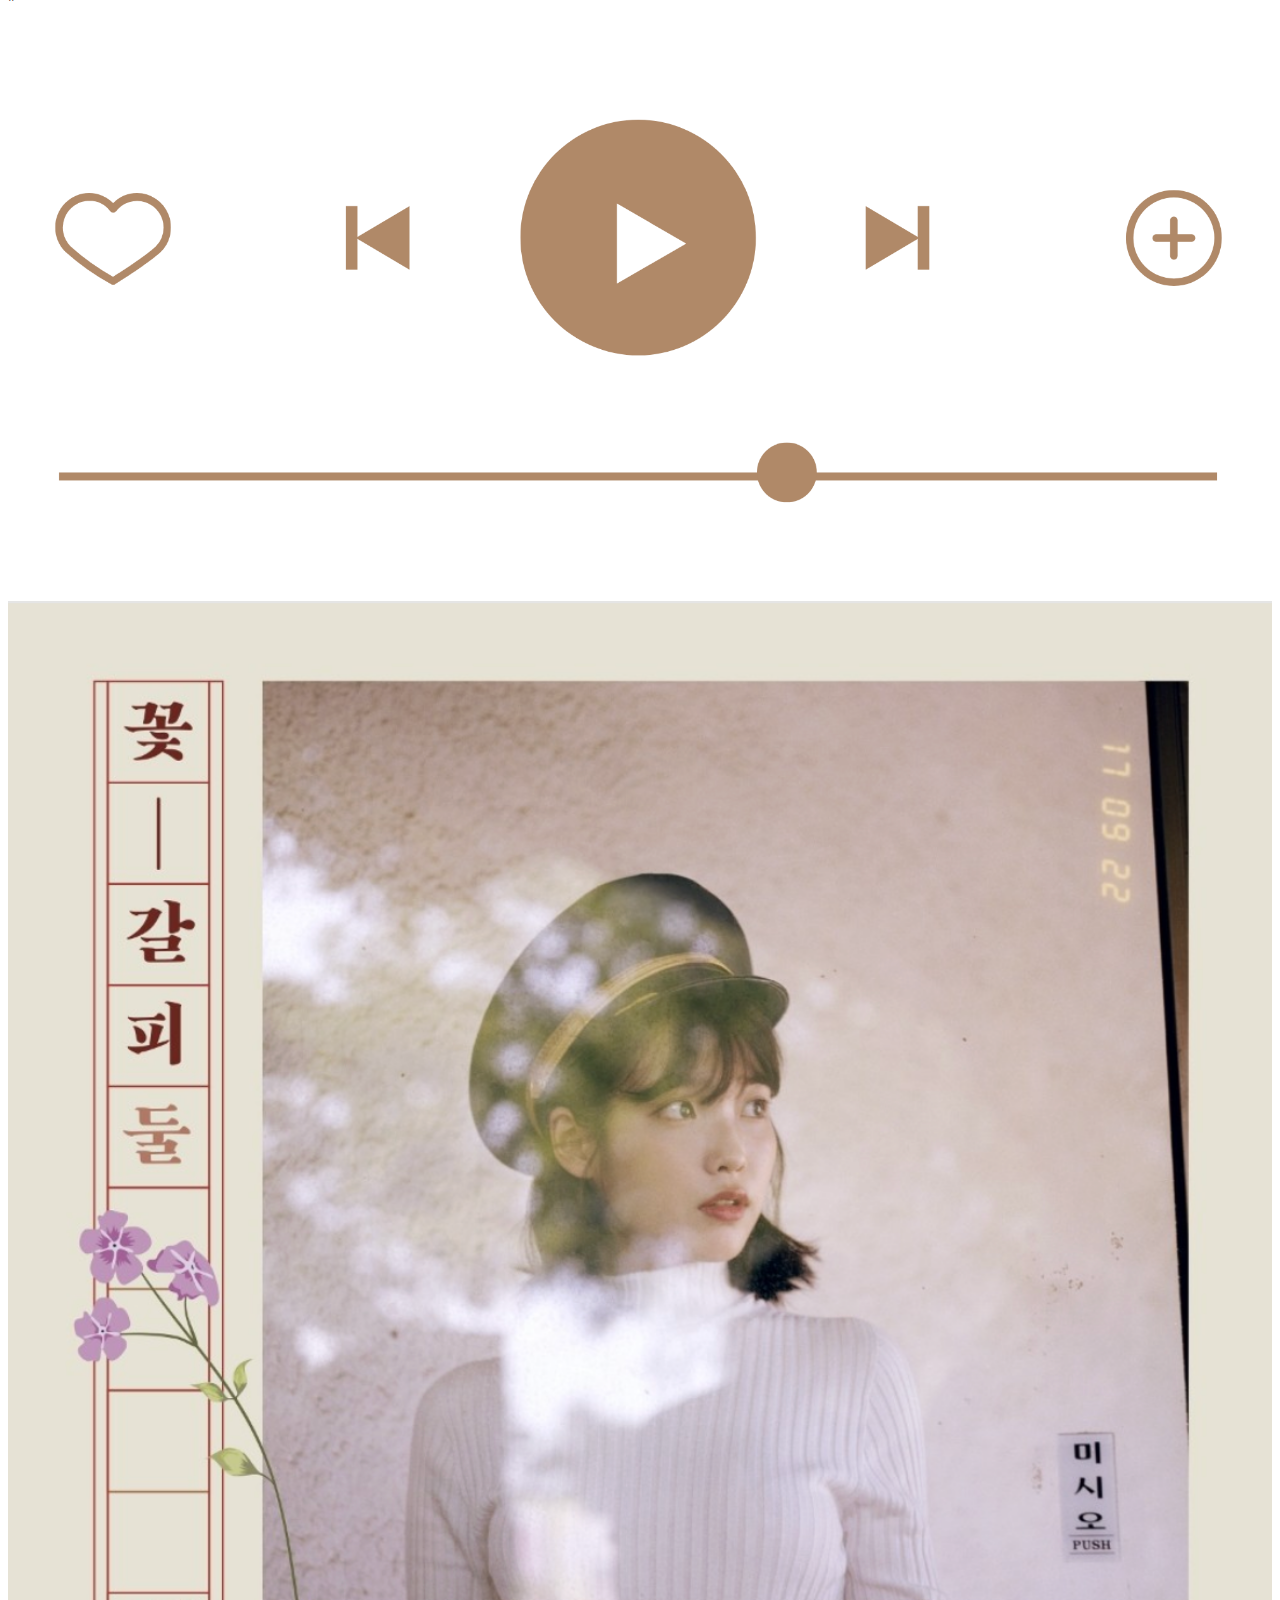
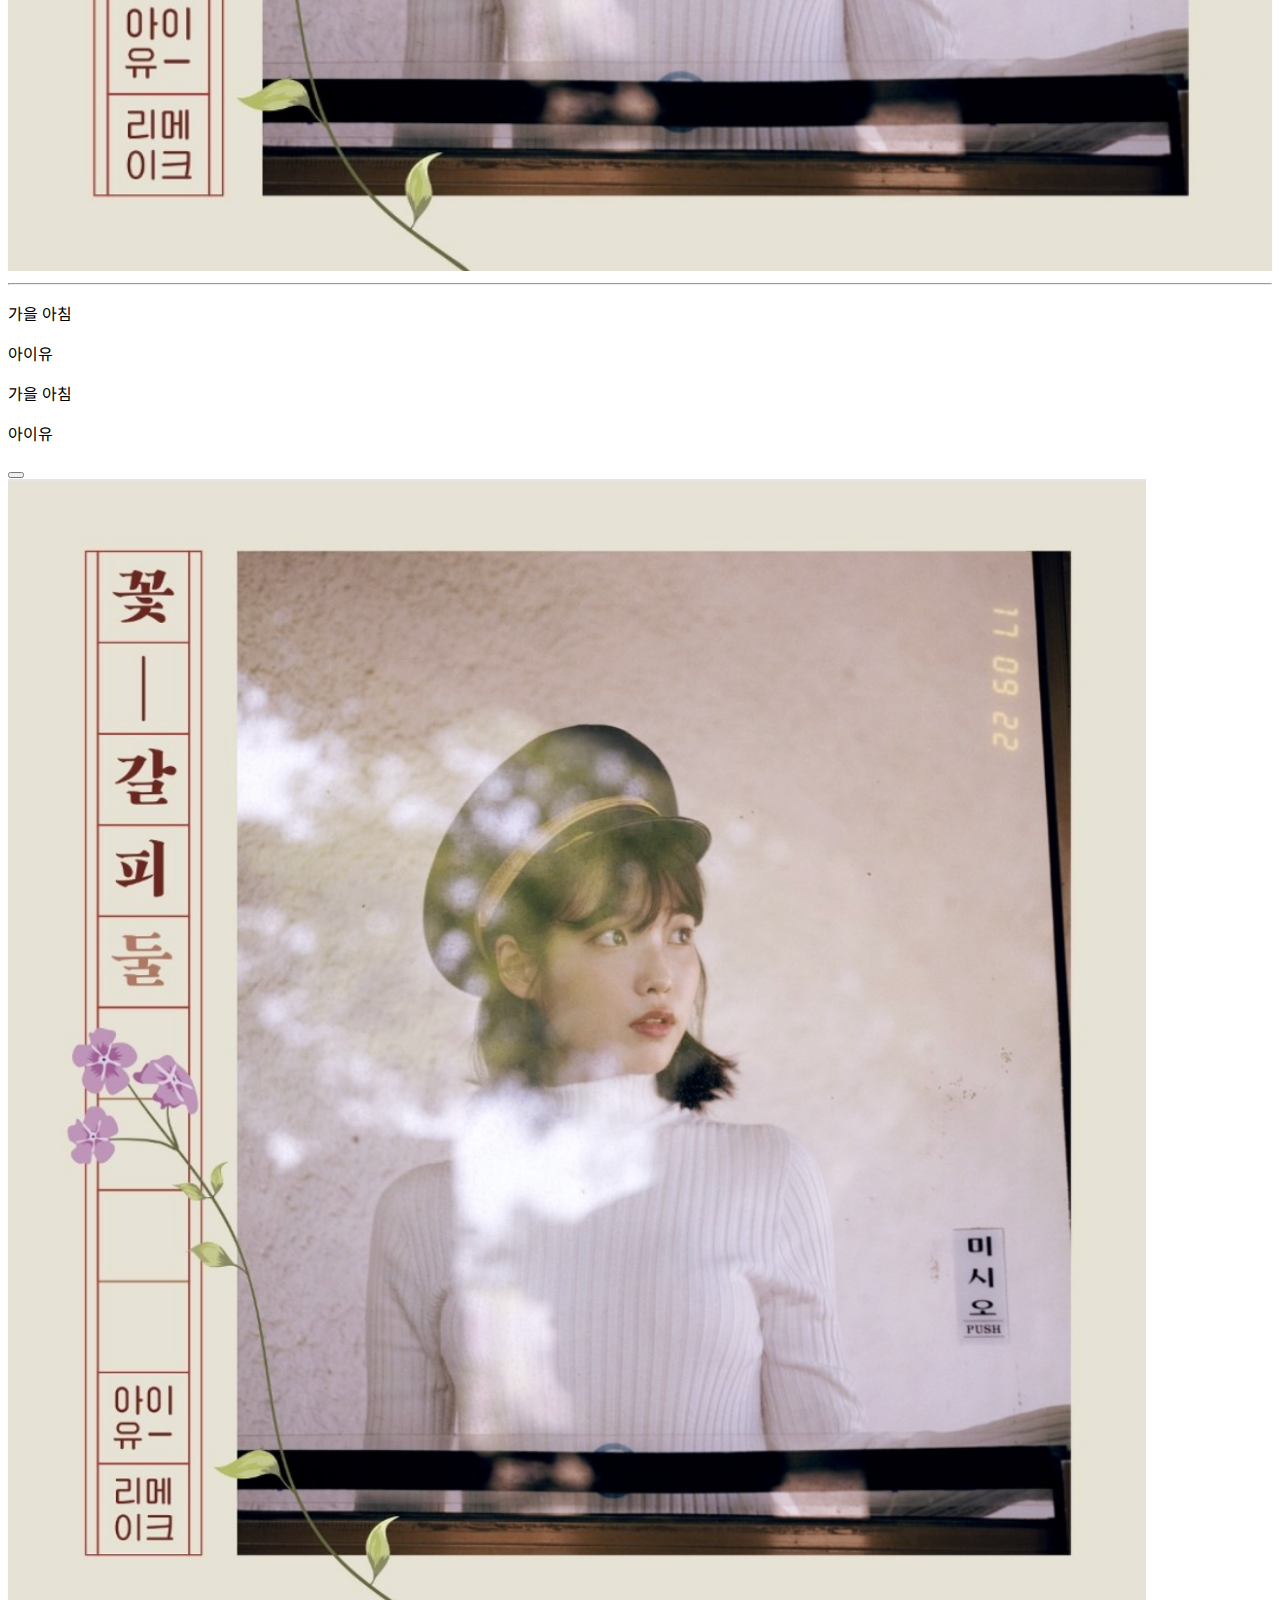
<file: autumn.html>
<!DOCTYPE html>
<html lang="ko">
  <head>
    <meta charset="utf-8">
    <meta name="viewport" content="width=device-width, initial-scale=1">
    <title>#OOTM_오늘의 사운드 스타일링</title>

    <link href="https://cdn.jsdelivr.net/npm/bootstrap@5.3.6/dist/css/bootstrap.min.css" rel="stylesheet" 
          integrity="sha384-4Q6Gf2aSP4eDXB8Miphtr37CMZZQ5oXLH2yaXMJ2w8e2ZtHTl7GptT4jmndRuHDT" crossorigin="anonymous">
    <link rel="stylesheet" href="https://cdn.jsdelivr.net/npm/bootstrap-icons@1.13.1/font/bootstrap-icons.min.css">
    <link rel="stylesheet" href="style.css">

    <link rel="preconnect" href="https://fonts.googleapis.com">
    <link rel="preconnect" href="https://fonts.gstatic.com" crossorigin>
    <link rel="stylesheet" href="https://fonts.googleapis.com/css2?family=Gugi&family=Noto+Sans+KR:wght@400;700&display=swap">
  </head>

  <body data-bs-spy="scroll" data-bs-target="#nav-menu">
    
    <!-- 네비게이션 바 -->
    <nav class="navbar navbar-expand-md bg-white navbar-white fixed-top">
      <div class="container">

        <a class="gugi-font navbar-brand" href="index.html"># OOTM</a>

        <button class="navbar-toggler" type="button" data-bs-toggle="collapse" data-bs-target="#nav-menu"
            aria-controls="nav-menu" aria-expanded="false" aria-label="메뉴">
            <span class="navbar-toggler-icon"></span>
        </button>

        <div class="collapse navbar-collapse" id="nav-menu">
            <ul class="navbar-nav ms-auto my-2">
              <li class="nav-item"><a class="nav-link" href="spring.html">Spring</a></li>
              <li class="nav-item"><a class="nav-link" href="summer.html">Summer</a></li>
              <li class="nav-item"><a class="nav-link" href="autumn.html">Autumn</a></li>
              <li class="nav-item"><a class="nav-link" href="winter.html">Winter</a></li>
            </ul>
      </div>
    </nav>

    <!-- 프로필 디자인 -->
    <section class="container text-center">
        <div class="row p-5">
            <div class="col-3">
                <img src="images/playerautumn.png" alt="Autumn" class="rounded-circle w-100 me-5">
            </div>
            <div class="col-9 py-3">
                <div class="d-flex flex-column justify-content-between h-100 ">
                <div class="row align-items-baseline">
                    <div class="col-4 mx-1 fs-1"> @ Autumn</div>
                    <div class="col mx-1">
                        <button class="btn btn-outline-secondary"> 좋아요 </button>
                    </div>
                    <div class="col-4 mx-1">
                        <button type="button" class="btn btn-outline-secondary px-5" data-bs-toggle="modal" data-bs-target="#submitModal">
                            My Pick 공유하기
                        </button>
                        <!-- 음악 제출 모달 -->
                        <div class="modal fade" id="submitModal" tabindex="-1" aria-labelledby="submitModalLabel" aria-hidden="true">
                        <div class="modal-dialog">
                            <div class="modal-content">
                            <div class="modal-header">
                                <p class="modal-title fs-4" id="submitModalLabel">My Pick 공유하기</p>
                                <button type="button" class="btn-close" data-bs-dismiss="modal" aria-label="Close"></button>
                            </div>
                            <div class="modal-body">
                                <img src="images/musiccloud.png" class="w-75"><br>
                                <p class="fs-4"> 나만의 계절별 플리를 공유해주세요</p>
                                <p class="fs-6 ">* 보내주신 의견은 검토를 거친 후 플레이리스트에 추가됩니다</p>
                                <div class="input-group">
                                    <textarea class="form-control" aria-label="With textarea"></textarea>
                                </div>
                            </div>
                            <div class="modal-footer">
                                <button type="button" class="btn btn-secondary-subtle" data-bs-dismiss="modal">취소</button>
                                <a href="result.html">
                                    <button type="button" class="btn btn-outline-secondary">보내기</button>
                                </a>
                            </div>
                            </div>
                        </div>
                        </div>
                    </div>
                    <div class="col-1 mx-1">
                        <button class="btn btn-outline-secondary">...</button>
                    </div>
                </div>
                <div class="row fs-5">
                    <div class="col mx-2"> | 좋아요 41 </div>
                    <div class="col mx-2"> | 곡 5 </div>
                    <div class="col mx-2"> | 재생 시간 0h 17m </div>
                    <div class="col-1 mx-2"></div>
                </div>
                    <p class="align-self-start ms-4 ps-5">가을 플레이리스트</p>
                </div>
            </div>
        </div>
    </section>
    <hr>

    <!-- 곡 갤러리 섹션 시작 -->
    <section class="p-5 mx-5">
        <div class="container overflow-hidden">

            <!--첫번째 줄-->
            <div class="row g-2 align-items-center px-5">
                <!--곡 하나-->
                <div class="col-4 mb-2">
                    <div class="rounded p-3 post" data-bs-toggle="modal" data-bs-target="#songModal1">
                        <img class="rounded" src="images/autumnsong1.png" width="100%">
                        <hr class="my-3">
                            <p class="m-0 fs-4 d-block text-truncate">가을 안부</p>
                            <p class="m-0 fs-6 d-block text-truncate">먼데이 키즈 (Monday Kiz)</p>
                        <!--모달-->
                        <div class="modal fade" id="songModal1" tabindex="-1" aria-labelledby="songModalTitle" aria-hidden="true">
                            <div class="modal-dialog modal-dialog-centered modal-lg">
                                <div class="modal-content">
                                    <div class="modal-header">
                                        <p class="modal-title fs-1 ps-3" id="songModalTitle">가을안부</p>
                                        <p class="pt-3 ps-3 text-black-50">먼데이 키즈 (Monday Kiz)</p>
                                        <button type="button" class="btn-close" data-bs-dismiss="modal" aria-label="닫기"></button>
                                    </div>
                                    <div class="modal-body position-relative">
                                        <div class="row">
                                            <div class="col-6">
                                                <img src="images/autumnsong1.png" width="90%" class="float-start ms-3 py-3">
                                            </div>
                                            <div class="col-6">
                                                <div class="d-flex flex-column justify-content-between h-100 me-4">
                                                    <p class="text-center mt-5 fs-6">
                                                        "<br>그리워져<br>미치도록 사랑한 그날들이<br>내 잃어버린 날들이<br>참 많이 웃고 울었던<br>그때 그 시절의 우리<br>"
                                                    </p>
                                                    <img src="images/barautumn.png" width="100%">
                                                </div>
                                            </div>
                                        </div>
                                    </div>
                                </div>
                            </div>
                        </div>
                    </div>
                </div>
                <!--곡 하나-->
                <div class="col-4 mb-2">
                    <div class="rounded p-3 post" data-bs-toggle="modal" data-bs-target="#songModal2">
                        <img class="rounded" src="images/autumnsong2.png" width="100%">
                        <hr class="my-3">
                            <p class="m-0 fs-4 d-block text-truncate ">가을 타나 봐</p>
                            <p class="m-0 fs-6 d-block text-truncate" >바이브</p>
                        <!--모달-->
                        <div class="modal fade" id="songModal2" tabindex="-1" aria-labelledby="songModalTitle" aria-hidden="true">
                            <div class="modal-dialog modal-dialog-centered modal-lg">
                                <div class="modal-content">
                                    <div class="modal-header">
                                        <p class="modal-title fs-1 ps-3" id="songModalTitle">가을 타나 봐</p>
                                        <p class="pt-3 ps-3 text-black-50">바이브</p>
                                        <button type="button" class="btn-close" data-bs-dismiss="modal" aria-label="닫기"></button>
                                    </div>
                                    <div class="modal-body position-relative">
                                        <div class="row">
                                            <div class="col-6">
                                                <img src="images/autumnsong2.png" width="90%" class="float-start ms-3 py-3">
                                            </div>
                                            <div class="col-6">
                                                <div class="d-flex flex-column justify-content-between h-100 me-4">
                                                    <p class="text-center mt-5 fs-6"> 
                                                        "<br>나 가을 타나 봐<br>니가 그리워진 이 밤<br>나 혼자 널 기다리나봐<br>"
                                                    </p>
                                                    <img src="images/barautumn.png" width="100%">
                                                </div>
                                            </div>
                                        </div>
                                    </div>
                                </div>
                            </div>
                        </div>
                    </div>
                </div>
                <!--곡 하나-->
                <div class="col-4 mb-2">
                    <div class="rounded p-3 post" data-bs-toggle="modal" data-bs-target="#songModal3">
                        <img class="rounded" src="images/autumnsong3.png" width="100%">
                        <hr class="my-3">
                            <p class="m-0 fs-4 d-block text-truncate ">가을밤 떠난 너</p>
                            <p class="m-0 fs-6 d-block text-truncate" >케이시</p>
                        <!--모달-->
                        <div class="modal fade" id="songModal3" tabindex="-1" aria-labelledby="songModalTitle" aria-hidden="true">
                            <div class="modal-dialog modal-dialog-centered modal-lg">
                                <div class="modal-content">
                                    <div class="modal-header">
                                        <p class="modal-title fs-1 ps-3" id="songModalTitle">가을밤 떠난 너</p>
                                        <p class="pt-3 ps-3 text-black-50">케이시</p>
                                        <button type="button" class="btn-close" data-bs-dismiss="modal" aria-label="닫기"></button>
                                    </div>
                                    <div class="modal-body position-relative">
                                        <div class="row">
                                            <div class="col-6">
                                                <img src="images/autumnsong3.png" width="90%" class="float-start ms-3 py-3">
                                            </div>
                                            <div class="col-6">
                                                <div class="d-flex flex-column justify-content-between h-100 me-4">
                                                    <p class="text-center mt-5 fs-6">
                                                        "<br>가을밤 떠난 너<br>그런 너를 기다리는 나<br>그 계절은 다시 돌아<br>너를 생각나게 해<br>"
                                                    </p>
                                                    <img src="images/barautumn.png" width="100%">
                                                </div>
                                            </div>
                                        </div>
                                    </div>
                                </div>
                            </div>
                        </div>
                    </div>
                </div>
            </div>

            <!--두번째 줄-->
            <div class="row g-2 align-items-center px-5">
                <!--곡 하나-->
                <div class="col-4 mb-2">
                    <div class="rounded p-3 post" data-bs-toggle="modal" data-bs-target="#songModal4">
                        <img class="rounded" src="images/autumnsong4.png" width="100%">
                        <hr class="my-3">
                            <p class="m-0 fs-4 d-block text-truncate">가을 아침</p>
                            <p class="m-0 fs-6 d-block text-truncate">아이유</p>
                        <!--모달-->
                        <div class="modal fade" id="songModal4" tabindex="-1" aria-labelledby="songModalTitle" aria-hidden="true">
                            <div class="modal-dialog modal-dialog-centered modal-lg">
                                <div class="modal-content">
                                    <div class="modal-header">
                                        <p class="modal-title fs-1 ps-3" id="songModalTitle">가을 아침</p>
                                        <p class="pt-3 ps-3 text-black-50">아이유</p>
                                        <button type="button" class="btn-close" data-bs-dismiss="modal" aria-label="닫기"></button>
                                    </div>
                                    <div class="modal-body position-relative">
                                        <div class="row">
                                            <div class="col-6">
                                                <img src="images/autumnsong4.png" width="90%" class="float-start ms-3 py-3">
                                            </div>
                                            <div class="col-6">
                                                <div class="d-flex flex-column justify-content-between h-100 me-4">
                                                    <p class="text-center mt-5 fs-6">
                                                        "<br>이른 아침 작은 새들<br>노랫소리 들려오면<br>언제나 그랬듯<br>아쉽게 잠을 깬다<br>"
                                                    </p>
                                                    <img src="images/barautumn.png" width="100%">
                                                </div>
                                            </div>
                                        </div>
                                    </div>
                                </div>
                            </div>
                        </div>
                    </div>
                </div>
                <!--곡 하나-->
                <div class="col-4 mb-2">
                    <div class="rounded p-3 post" data-bs-toggle="modal" data-bs-target="#songModal5">
                        <img class="rounded" src="images/autumnsong5.png" width="100%">
                        <hr class="my-3">
                            <p class="m-0 fs-4 d-block text-truncate ">주저하는 연인들을 위해</p>
                            <p class="m-0 fs-6 d-block text-truncate" >잔나비</p>
                        <!--모달-->
                        <div class="modal fade" id="songModal5" tabindex="-1" aria-labelledby="songModalTitle" aria-hidden="true">
                            <div class="modal-dialog modal-dialog-centered modal-lg">
                                <div class="modal-content">
                                    <div class="modal-header">
                                        <p class="modal-title fs-1 ps-3" id="songModalTitle">주저하는 연인들을 위해</p>
                                        <p class="pt-3 ps-3 text-black-50">잔나비</p>
                                        <button type="button" class="btn-close" data-bs-dismiss="modal" aria-label="닫기"></button>
                                    </div>
                                    <div class="modal-body position-relative">
                                        <div class="row">
                                            <div class="col-6">
                                                <img src="images/autumnsong5.png" width="90%" class="float-start ms-3 py-3">
                                            </div>
                                            <div class="col-6">
                                                <div class="d-flex flex-column justify-content-between h-100 me-4">
                                                    <p class="text-center mt-5 fs-6">
                                                        "<br>나는 읽기 쉬운 마음이야<br>당신도 스윽 훑고 가셔요<br>달랠 길 없는 외로운 마음 있지<br>머물다 가셔요 음<br>"
                                                    </p>
                                                    <img src="images/barautumn.png" width="100%">
                                                </div>
                                            </div>
                                        </div>
                                    </div>
                                </div>
                            </div>
                        </div>
                    </div>
                </div>
                
            </div>

        </div>
    </section>

    <hr>

    <!-- 음악 어플 연결 -->
    <section class="container text-center my-5">
        <h4 class="py-3">MORE</h4><br>
        <div class="d-flex justify-content-evenly align-items-center">
            <a href="https://www.melon.com/search/dj/index.htm?q=%EA%B0%80%EC%9D%84&section=&searchGnbYn=Y&kkoSpl=Y&kkoDpType=&mwkLogType=T" 
                target="_blank" class="btn btn-outline-success rounded-pill btn-lg px-4"><i class="bi bi-record-circle-fill"></i></a>
            <a href="https://music.apple.com/kr/search?term=%EA%B0%80%EC%9D%84" 
                target="_blank" class="btn btn-outline-danger rounded-pill btn-lg px-4"><i class="bi bi-apple-music"></i></a>
            <a href="https://open.spotify.com/search/%EA%B0%80%EC%9D%84/playlists" 
                target="_blank" class="btn btn-outline-success rounded-pill btn-lg px-4"><i class="bi bi-spotify"></i></a>
            <a href="https://www.youtube.com/results?search_query=%EA%B0%80%EC%9D%84+%ED%94%8C%EB%A0%88%EC%9D%B4%EB%A6%AC%EC%8A%A4%ED%8A%B8" 
                target="_blank" class="btn btn-outline-danger rounded-pill btn-lg px-4"><i class="bi bi-youtube"></i></a>
        </div>
    </section>

    <!-- TOP 버튼 -->
    <section class="py-5">
      <div class="container overflow-hidden">
        <div class="text-center text-white py-5">
          <a href="#top"> <button type="button" class="btn btn-outline-secondary">Top↑</button></a>
        </div>
      </div>
    </section>
    <br>

    <!-- 풋터 -->
    <footer class="bg-dark text-white">
        <div class="container text-center">
            <p class="py-4 mb-0">Copyright <i class="bi bi-c-circle"></i> 2025 Designed by Shin Seungeun</p>
        </div>
    </footer>

    <!-- cdn -->
    <script src="https://cdn.jsdelivr.net/npm/bootstrap@5.3.6/dist/js/bootstrap.bundle.min.js" 
      integrity="sha384-j1CDi7MgGQ12Z7Qab0qlWQ/Qqz24Gc6BM0thvEMVjHnfYGF0rmFCozFSxQBxwHKO" 
      crossorigin="anonymous">
    </script>
  </body>
</html>
</file>
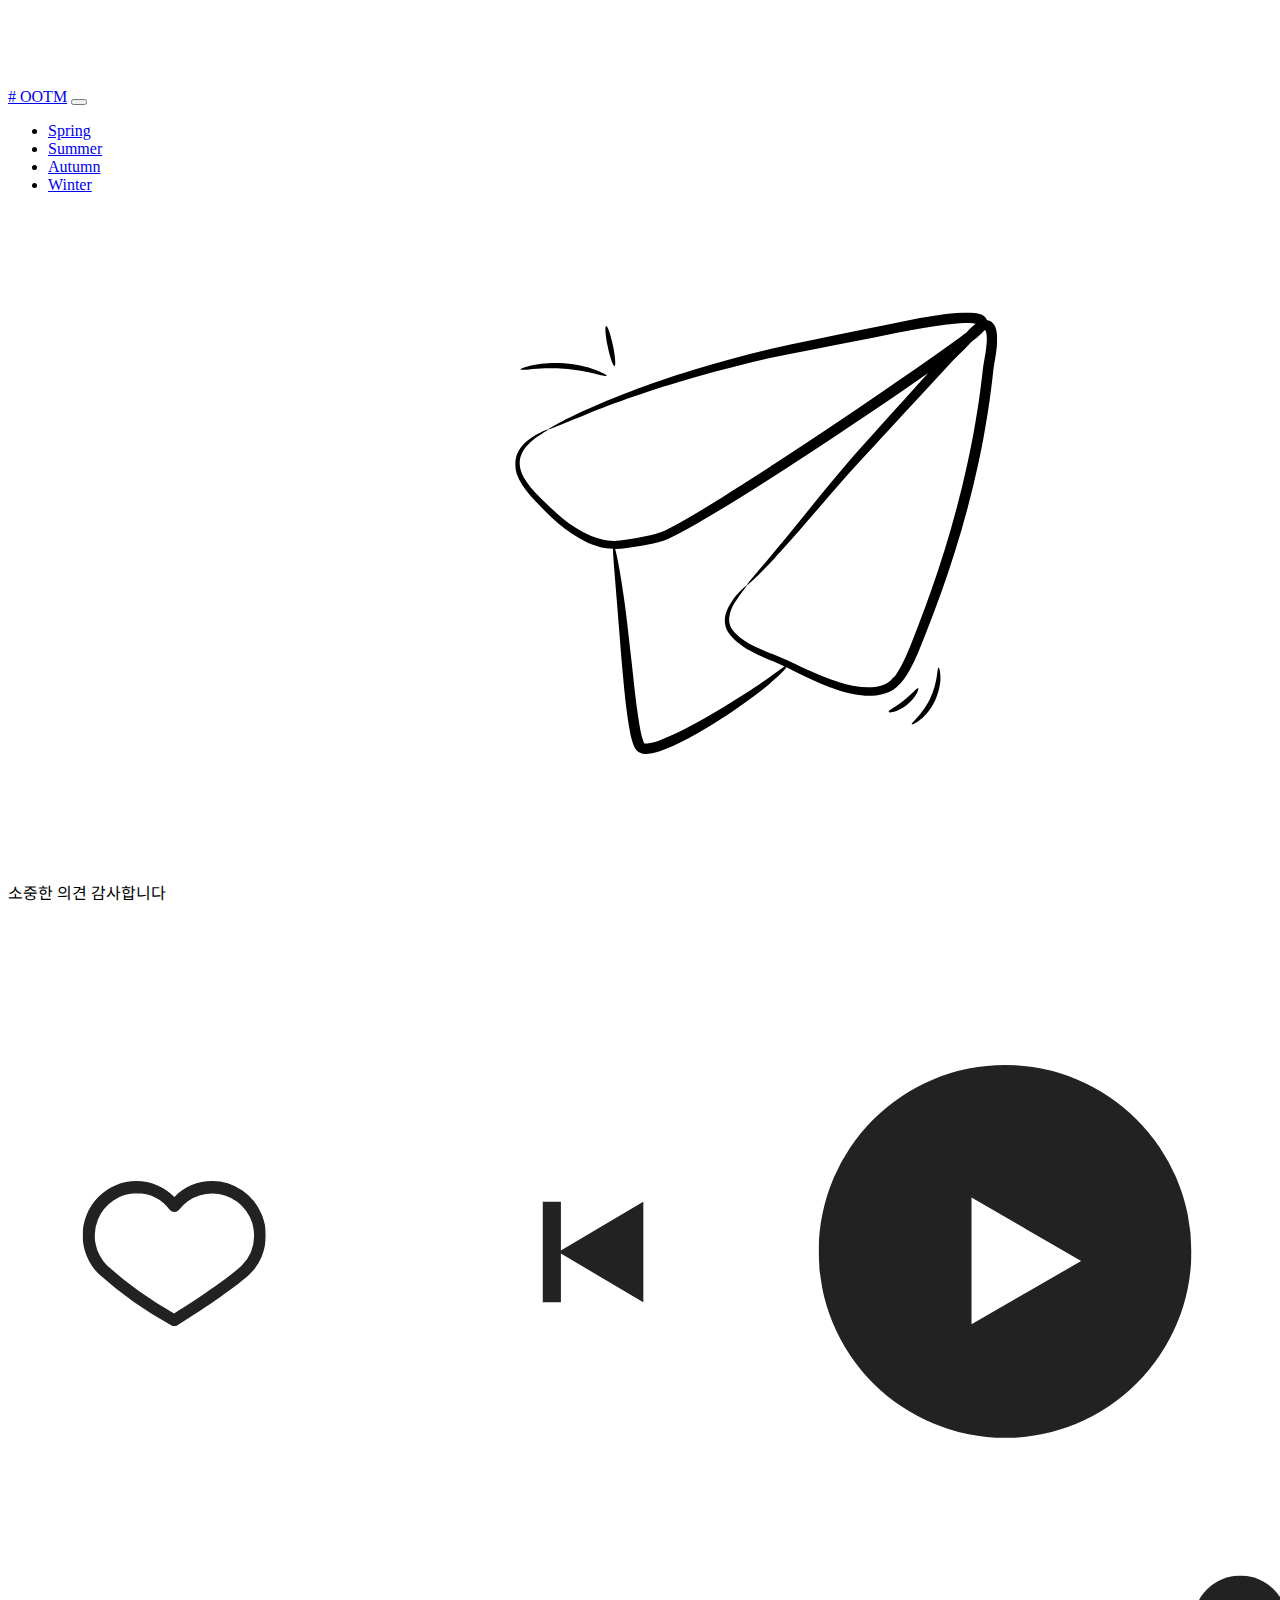
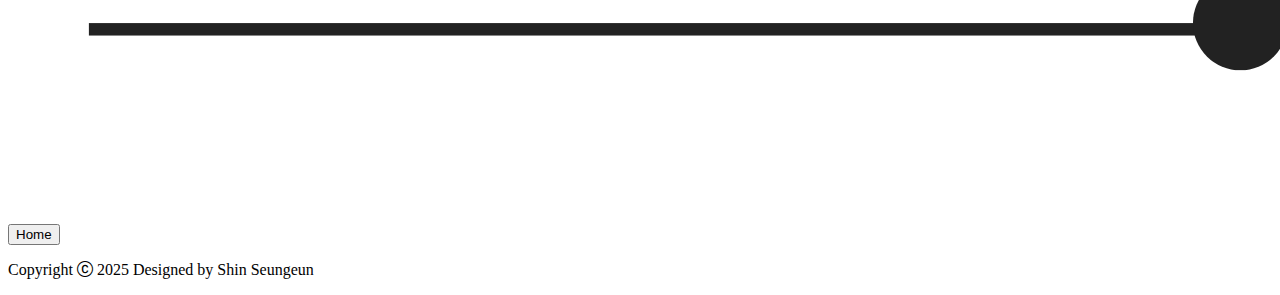
<file: result.html>
<!DOCTYPE html>
<html lang="ko">
  <head>
    <meta charset="utf-8">
    <meta name="viewport" content="width=device-width, initial-scale=1">
    <title>#OOTM_오늘의 사운드 스타일링</title>
    <link href="https://cdn.jsdelivr.net/npm/bootstrap@5.3.6/dist/css/bootstrap.min.css" 
          rel="stylesheet" 
          integrity="sha384-4Q6Gf2aSP4eDXB8Miphtr37CMZZQ5oXLH2yaXMJ2w8e2ZtHTl7GptT4jmndRuHDT" 
          crossorigin="anonymous">
    <link rel="stylesheet" href="https://cdn.jsdelivr.net/npm/bootstrap-icons@1.9.1/font/bootstrap-icons.css">
    <link rel="stylesheet" href="style.css">
    <link rel="preconnect" href="https://fonts.googleapis.com">
    <link rel="preconnect" href="https://fonts.gstatic.com" crossorigin>
    <link href="https://fonts.googleapis.com/css2?family=Gugi&family=Noto+Sans+KR:wght@400;700&display=swap"
        rel="stylesheet">

  </head>

  <body data-bs-spy="scroll" data-bs-target="#nav-menu">

    <!-- 네비게이션 바 -->
    <nav class="navbar navbar-expand-md bg-white navbar-white fixed-top">
      <div class="container">

        <a class="gugi-font navbar-brand" href="index.html"># OOTM</a>

        <button class="navbar-toggler" type="button" data-bs-toggle="collapse" data-bs-target="#nav-menu"
            aria-controls="nav-menu" aria-expanded="false" aria-label="메뉴">
            <span class="navbar-toggler-icon"></span>
        </button>

        <div class="collapse navbar-collapse" id="nav-menu">
            <ul class="navbar-nav ms-auto my-2">
              <li class="nav-item"><a class="nav-link" href="spring.html">Spring</a></li>
              <li class="nav-item"><a class="nav-link" href="summer.html">Summer</a></li>
              <li class="nav-item"><a class="nav-link" href="autumn.html">Autumn</a></li>
              <li class="nav-item"><a class="nav-link" href="winter.html">Winter</a></li>
            </ul>
      </div>
    </nav>


    <section class="text-center py-5">
      <div class="container overflow-hidden w-50">
        <div class="d-flex flex-column align-items-center py-5">
            <img class="w-75" src="images/send.png">
            <p class="fs-2 pt-2">소중한 의견 감사합니다</p>
            <img class="w-50" src="images/barblack.png">
            <a href="index.html"> <button type="button" class="btn btn-outline-secondary mt-4">Home</button></a>
        </div>
      </div>
    </section>

    <!-- 풋터 -->
    <footer class="bg-dark text-white">
        <div class="container text-center">
            <p class="py-4 mb-0">Copyright <i class="bi bi-c-circle"></i> 2025 Designed by Shin Seungeun</p>
        </div>
    </footer>

    <!-- cdn -->
    <script src="https://cdn.jsdelivr.net/npm/bootstrap@5.3.6/dist/js/bootstrap.bundle.min.js" 
      integrity="sha384-j1CDi7MgGQ12Z7Qab0qlWQ/Qqz24Gc6BM0thvEMVjHnfYGF0rmFCozFSxQBxwHKO" 
      crossorigin="anonymous">
    </script>
  </body>
</html>
</file>
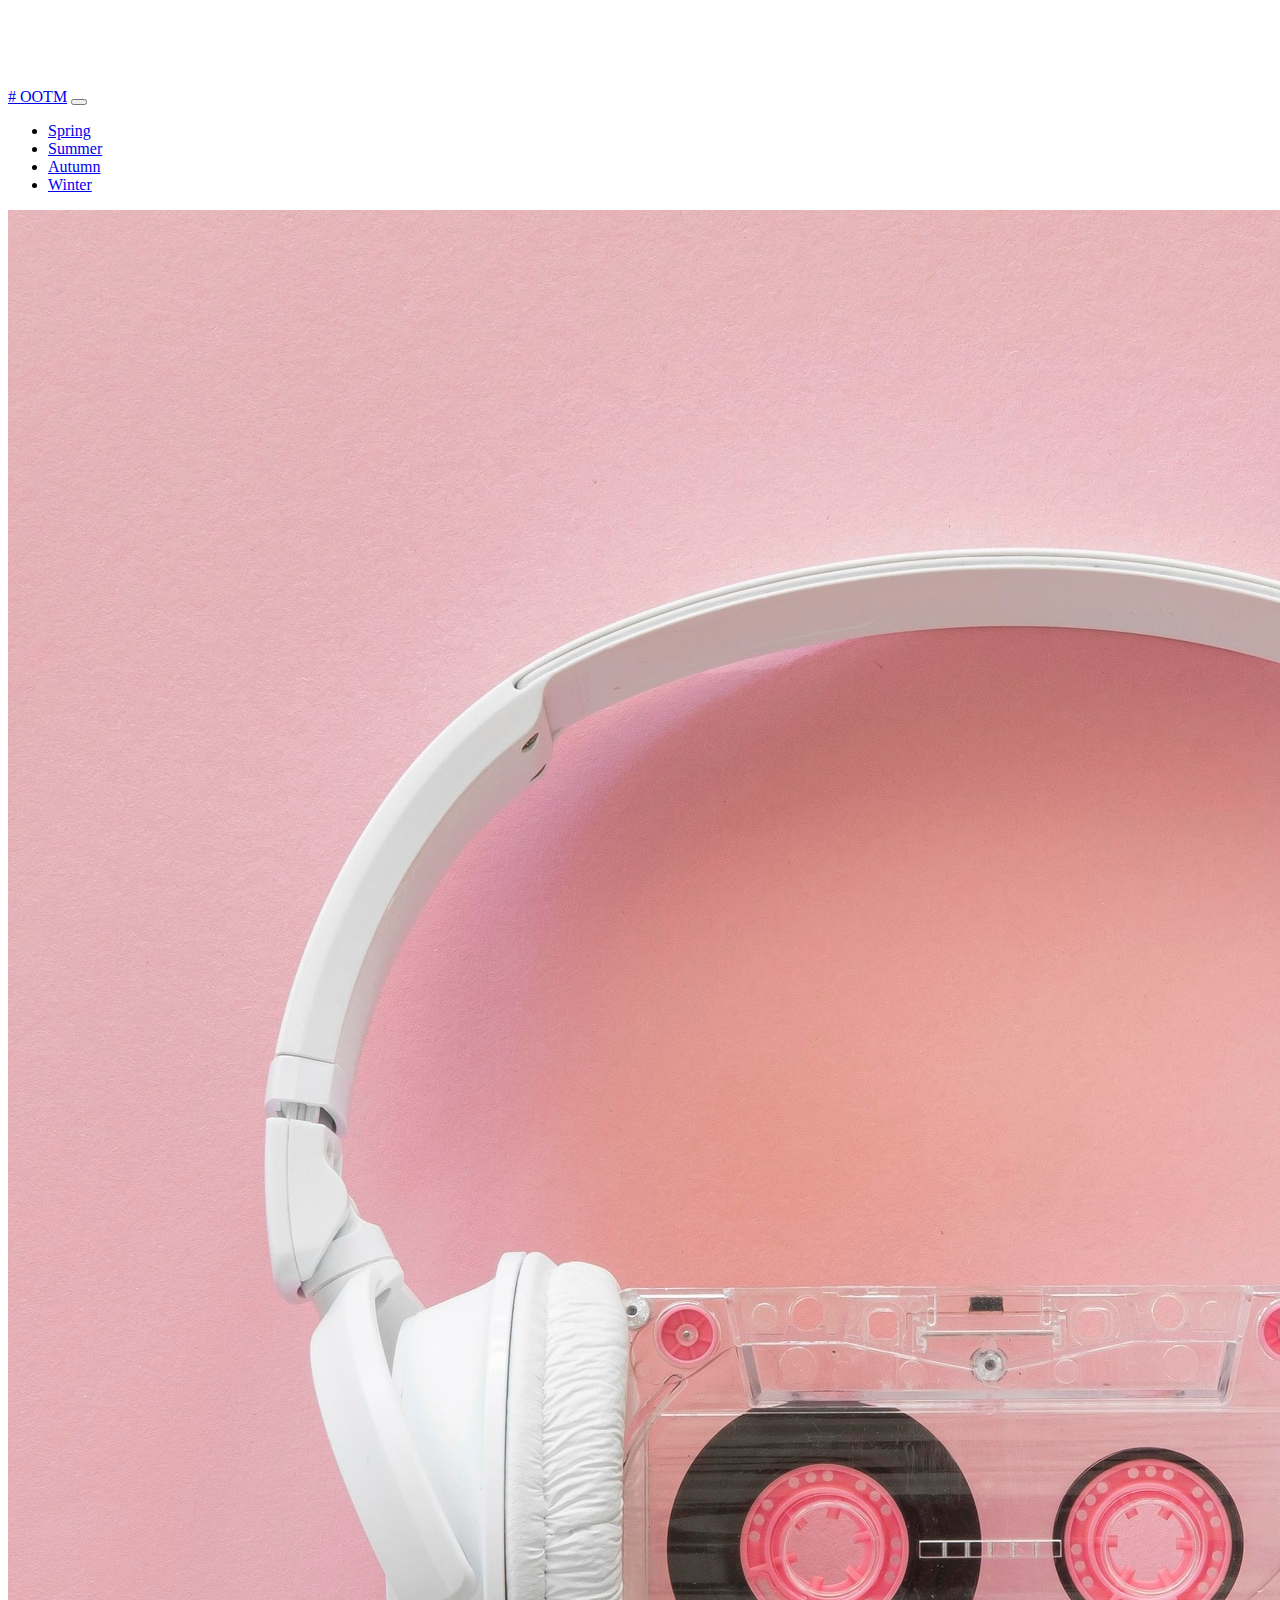
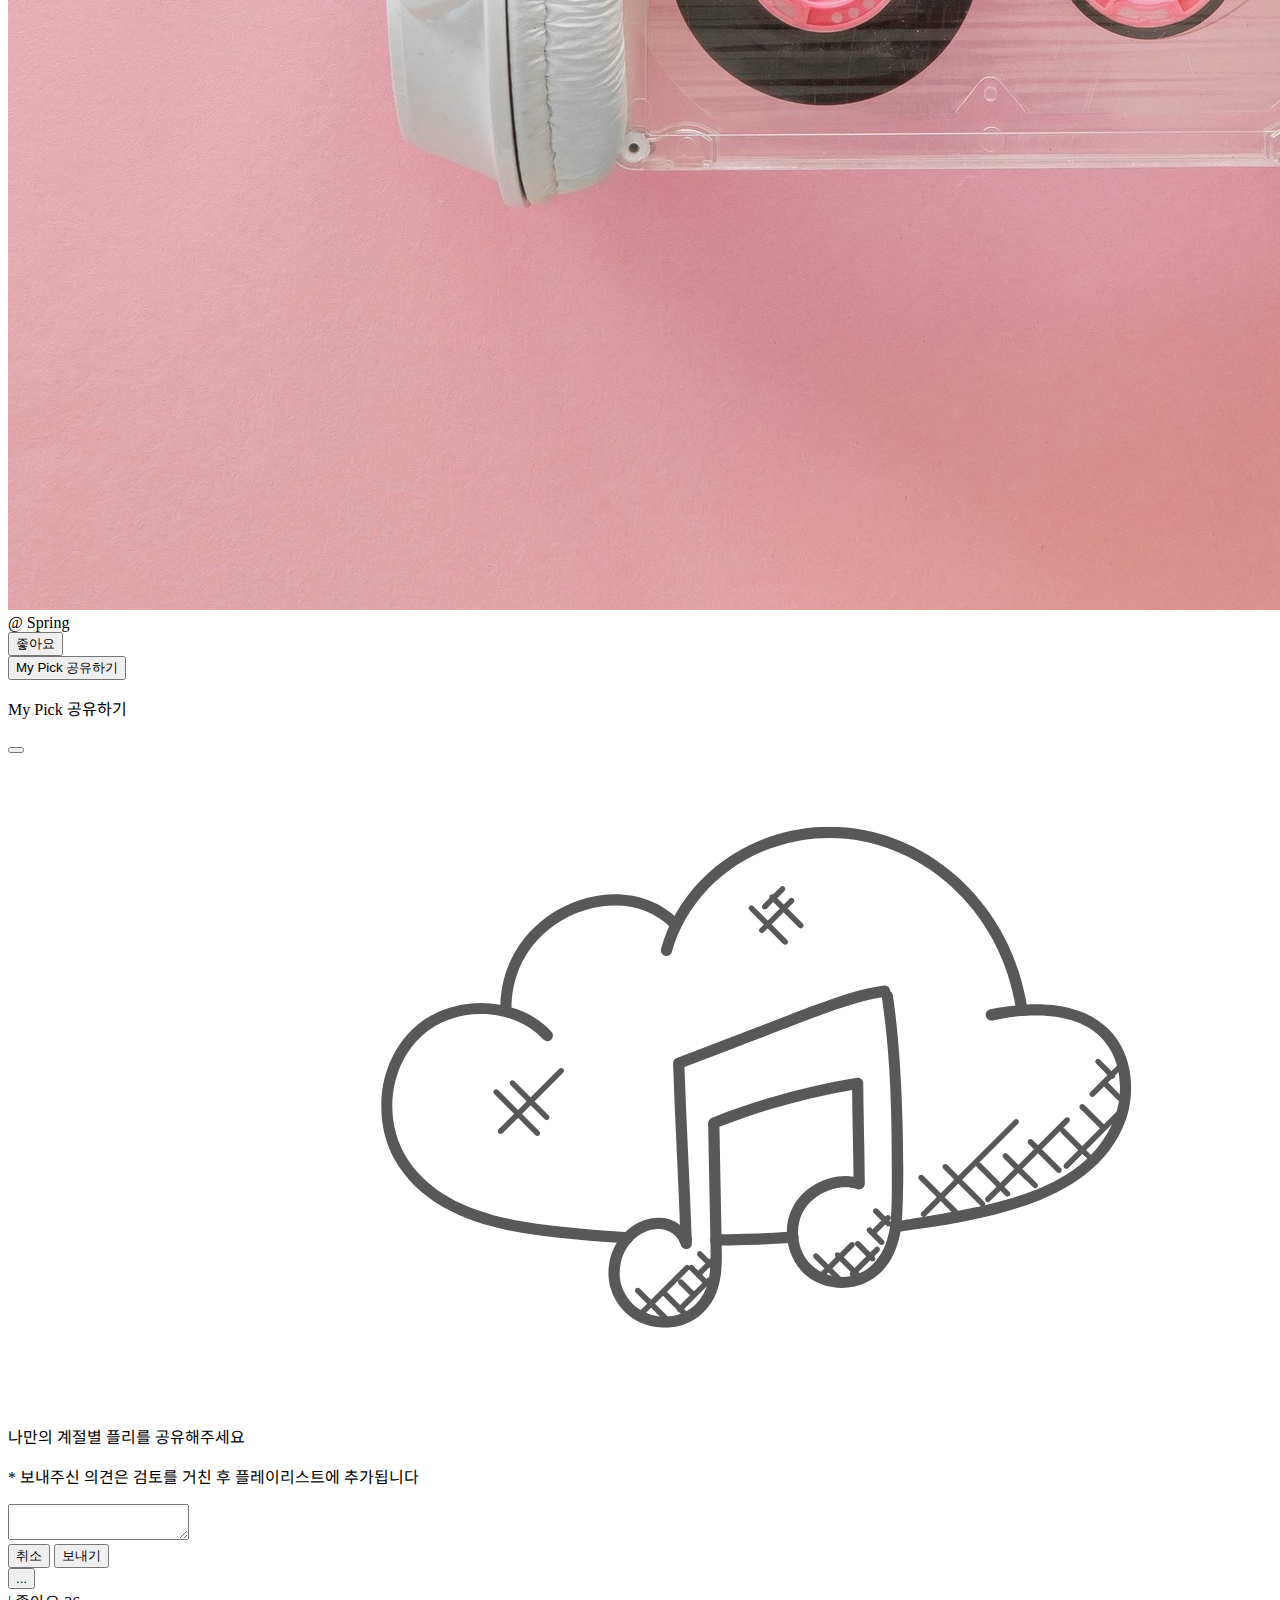
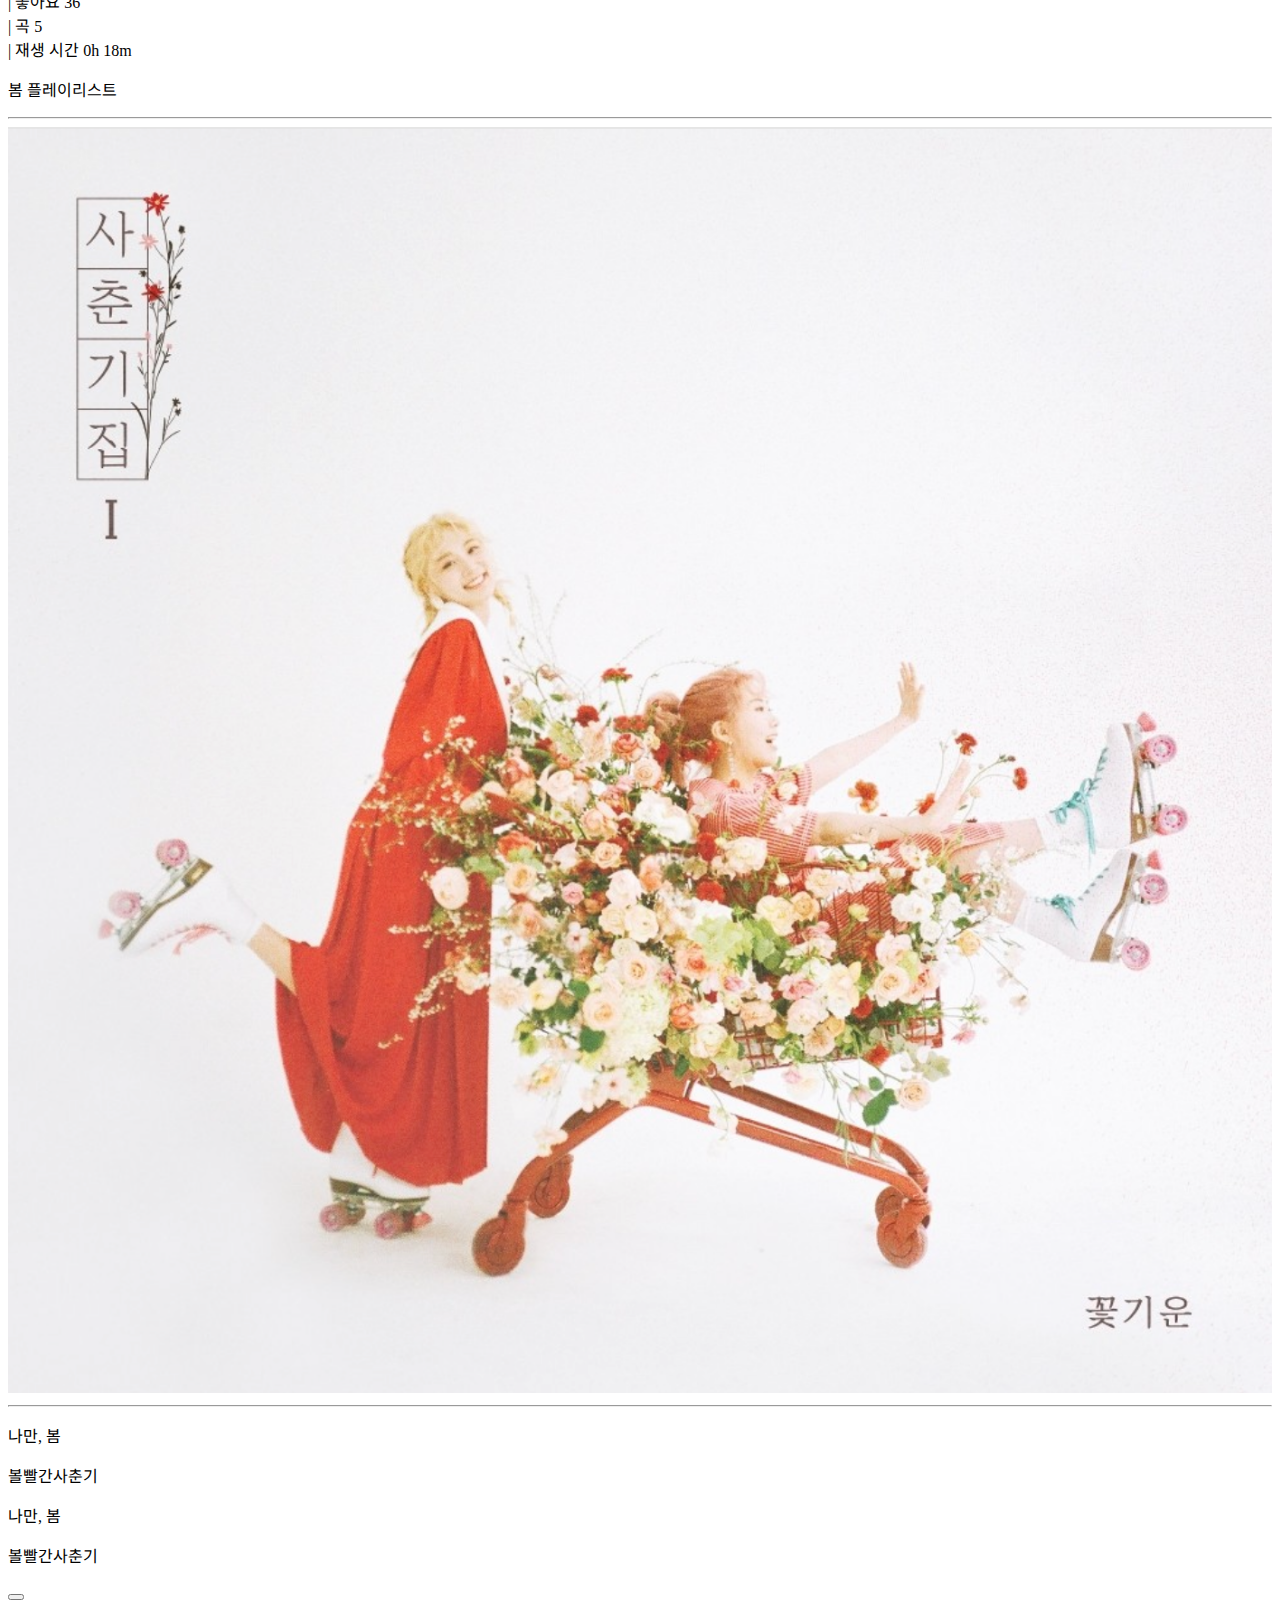
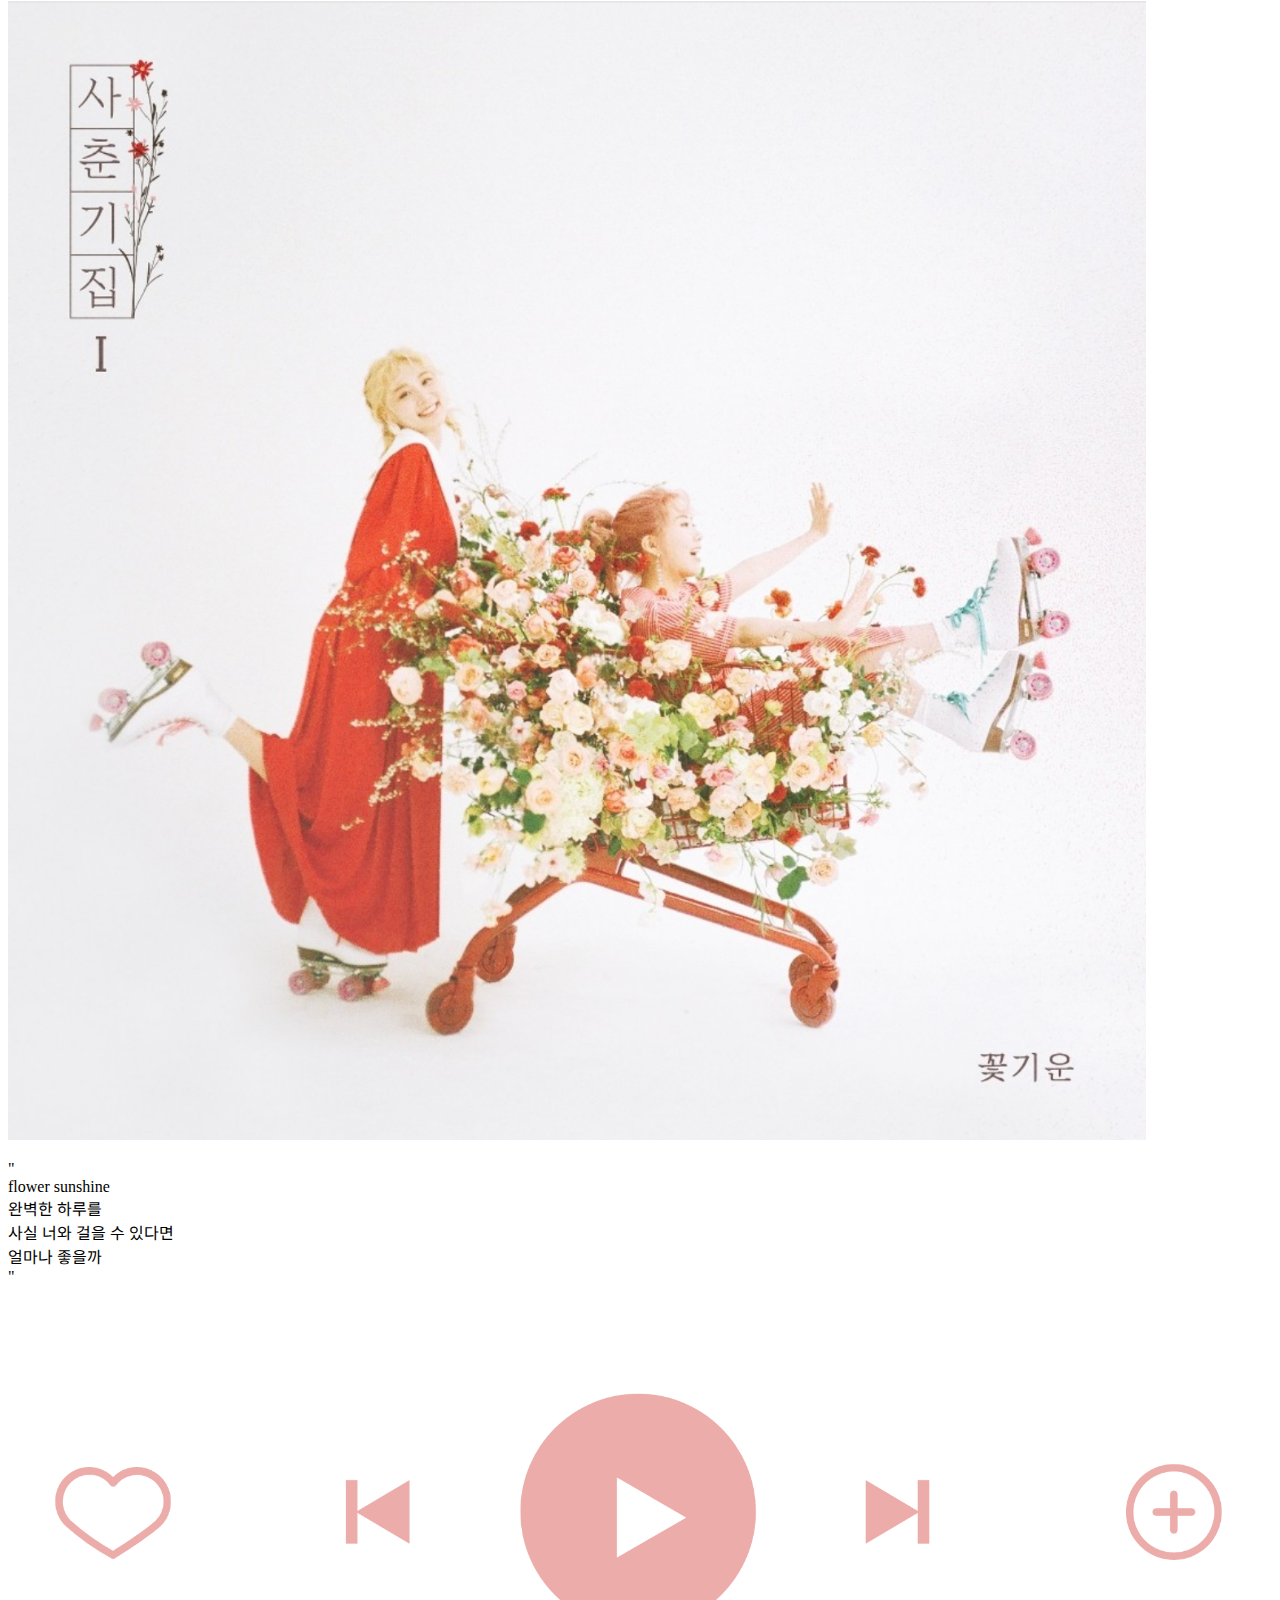
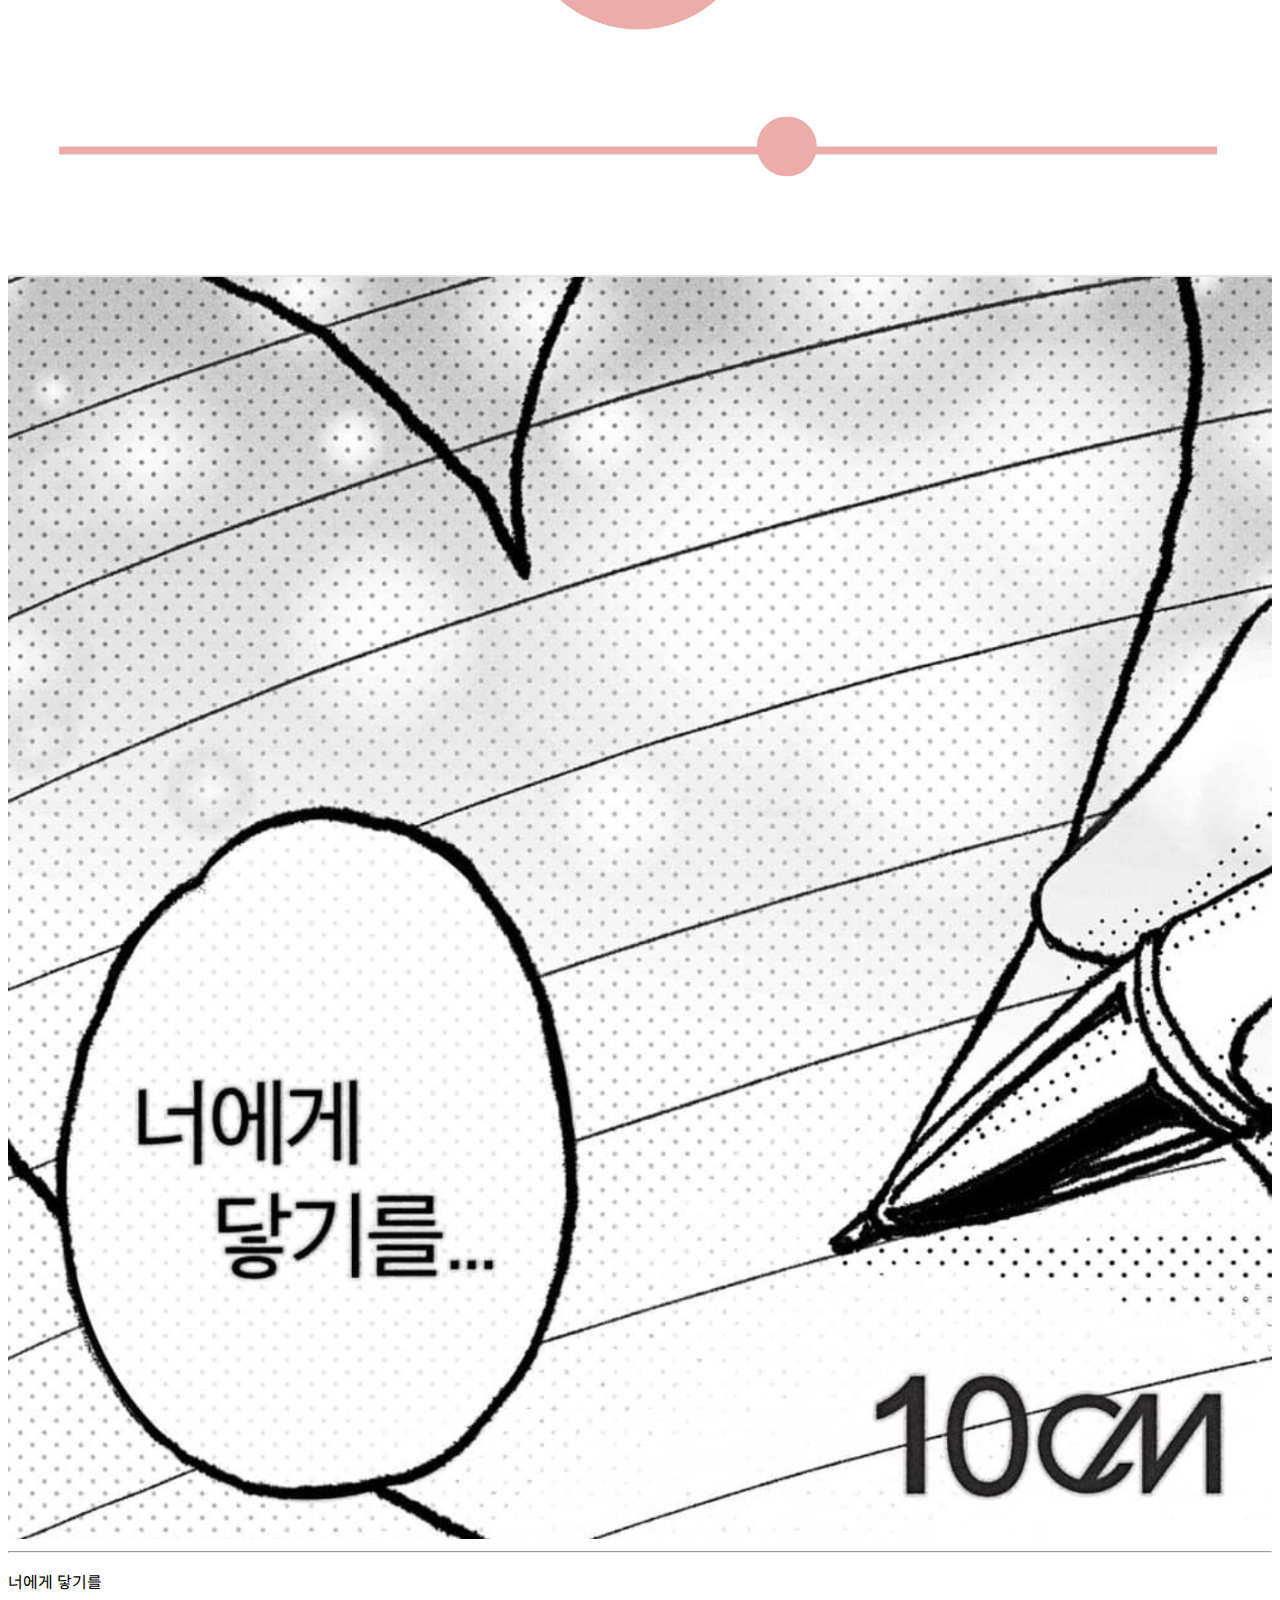
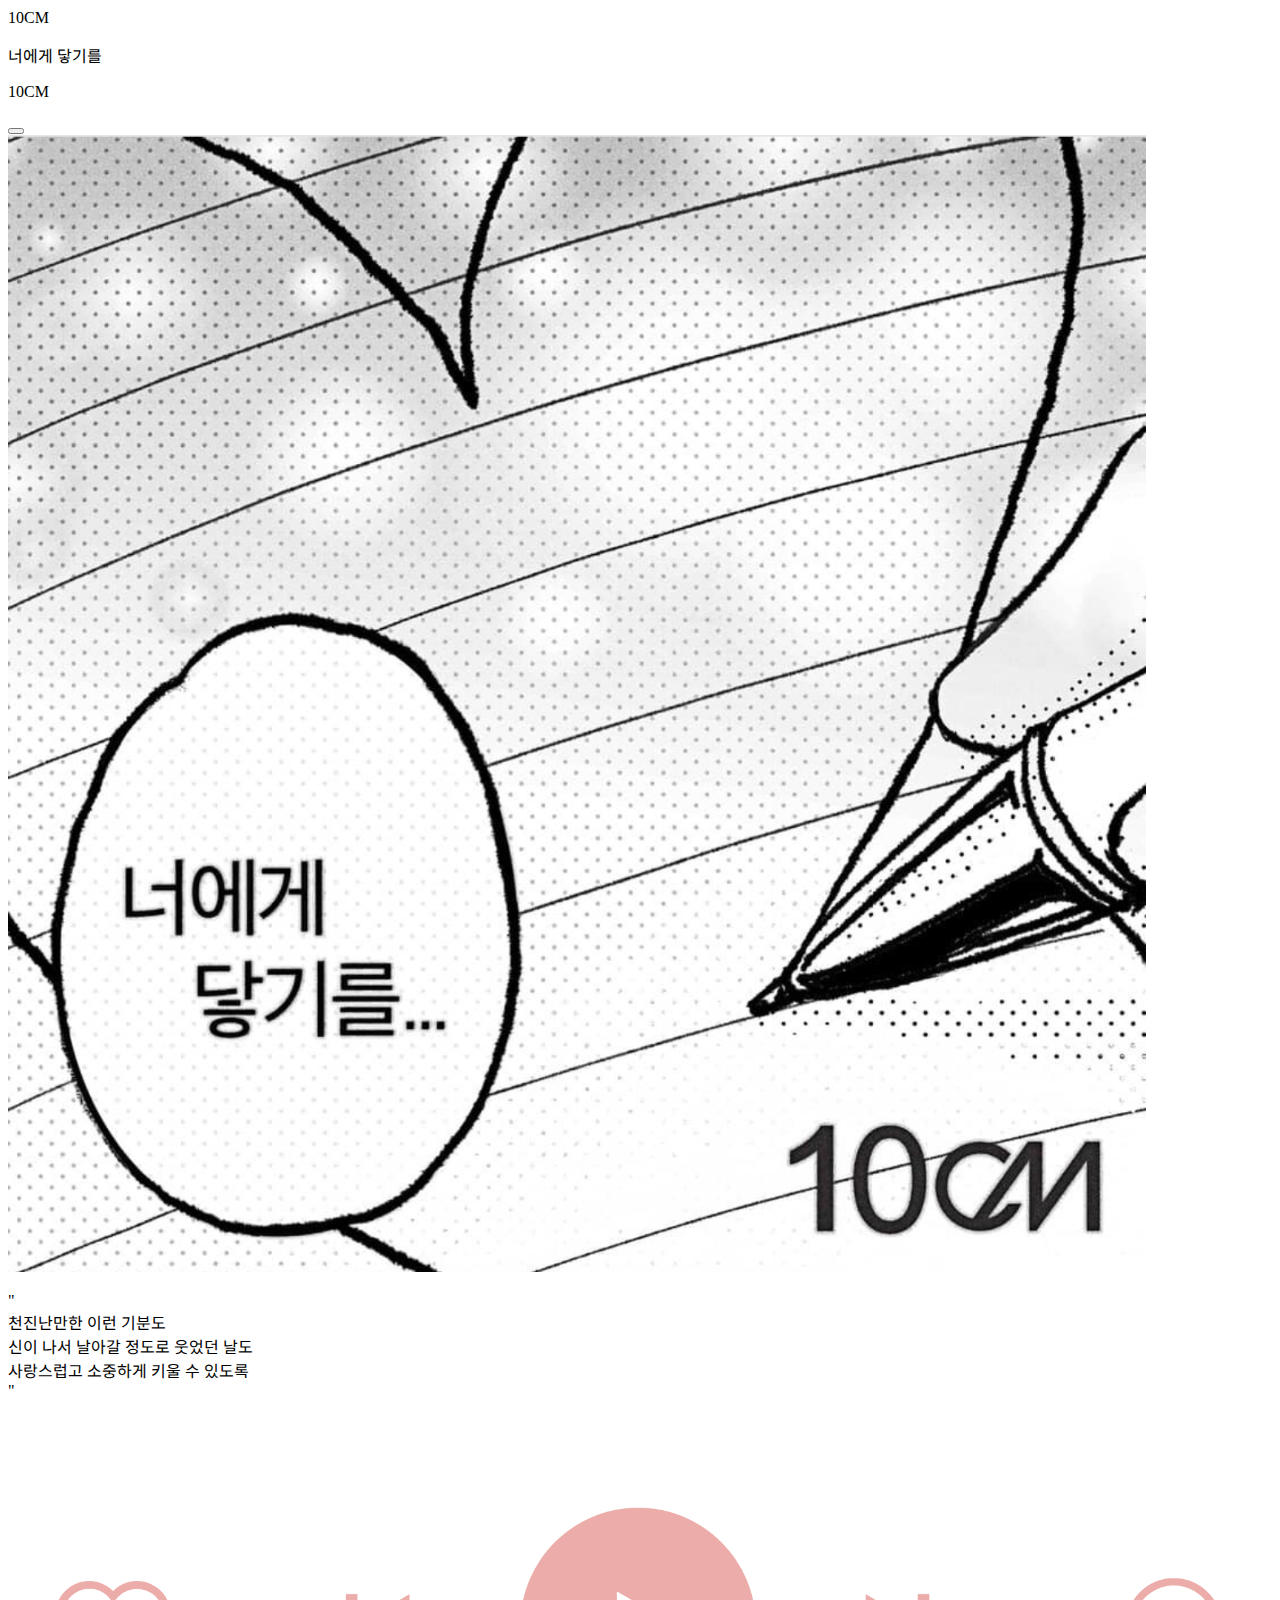
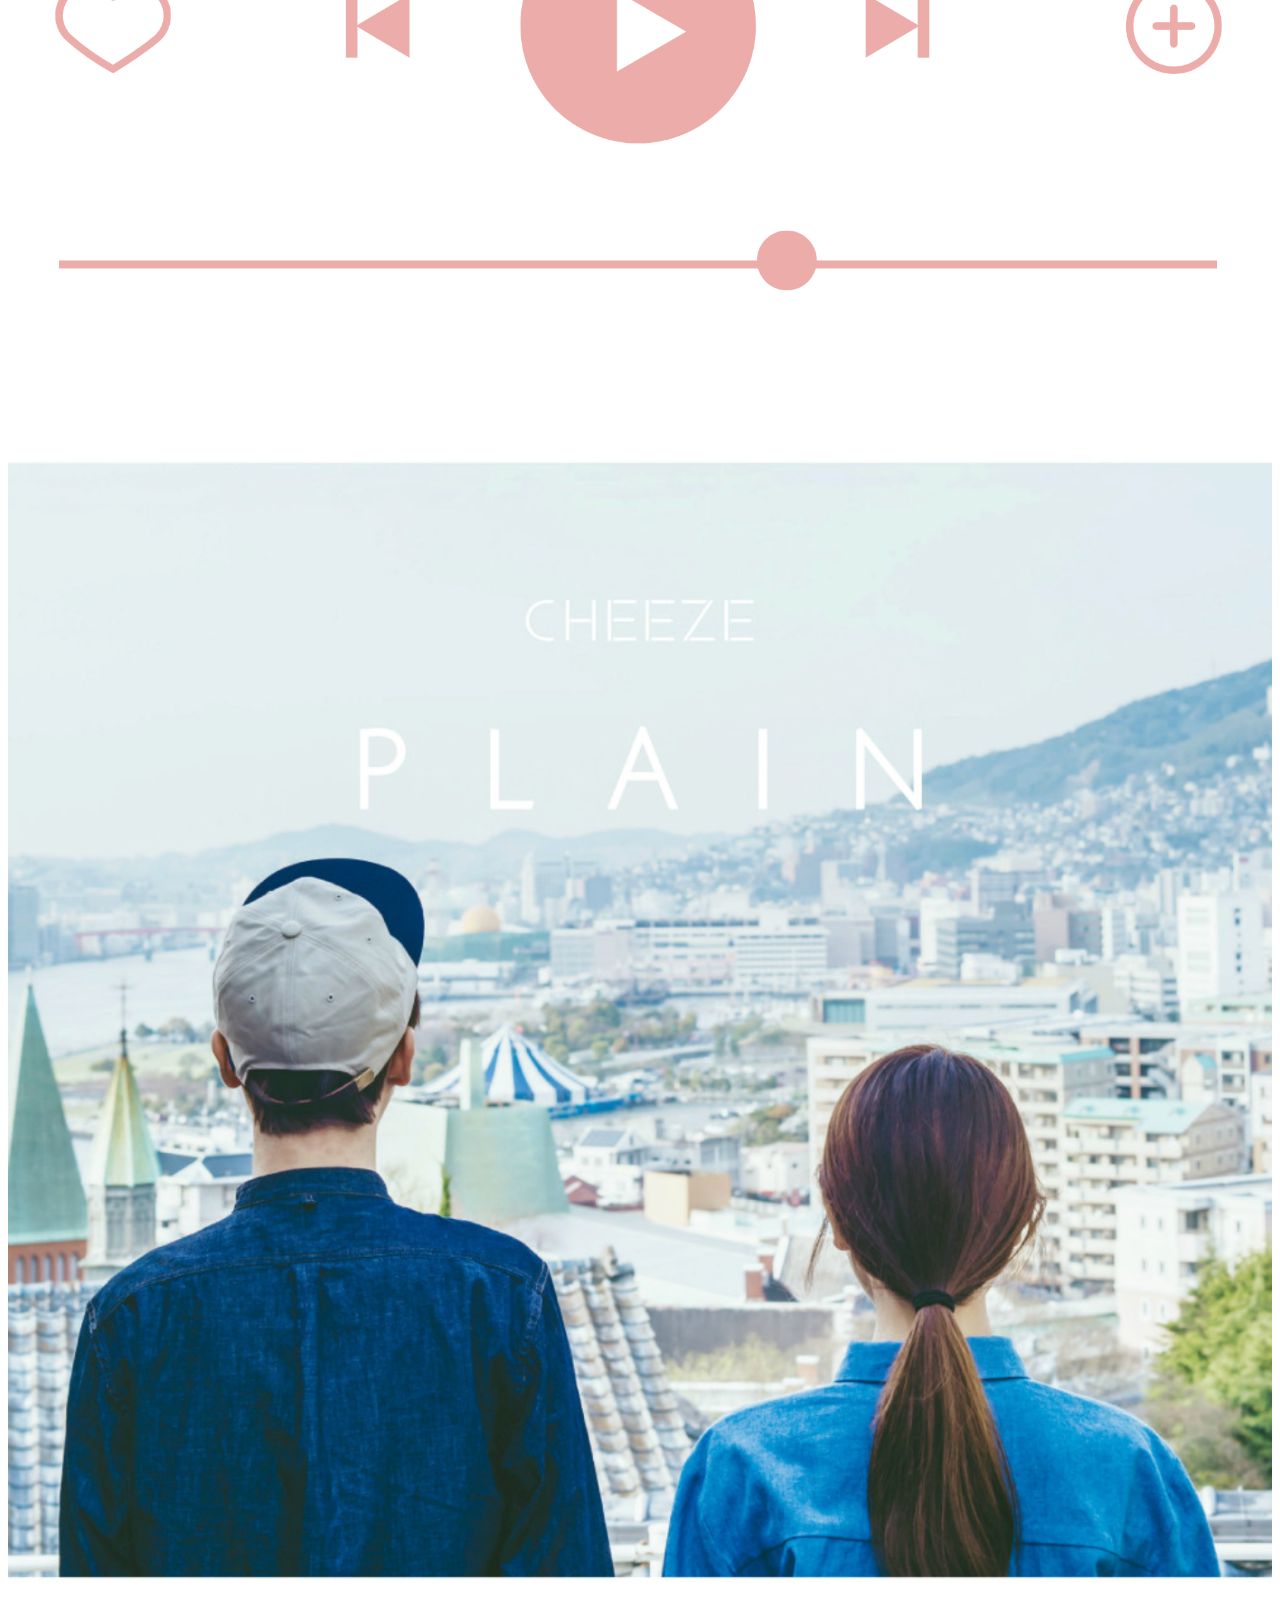
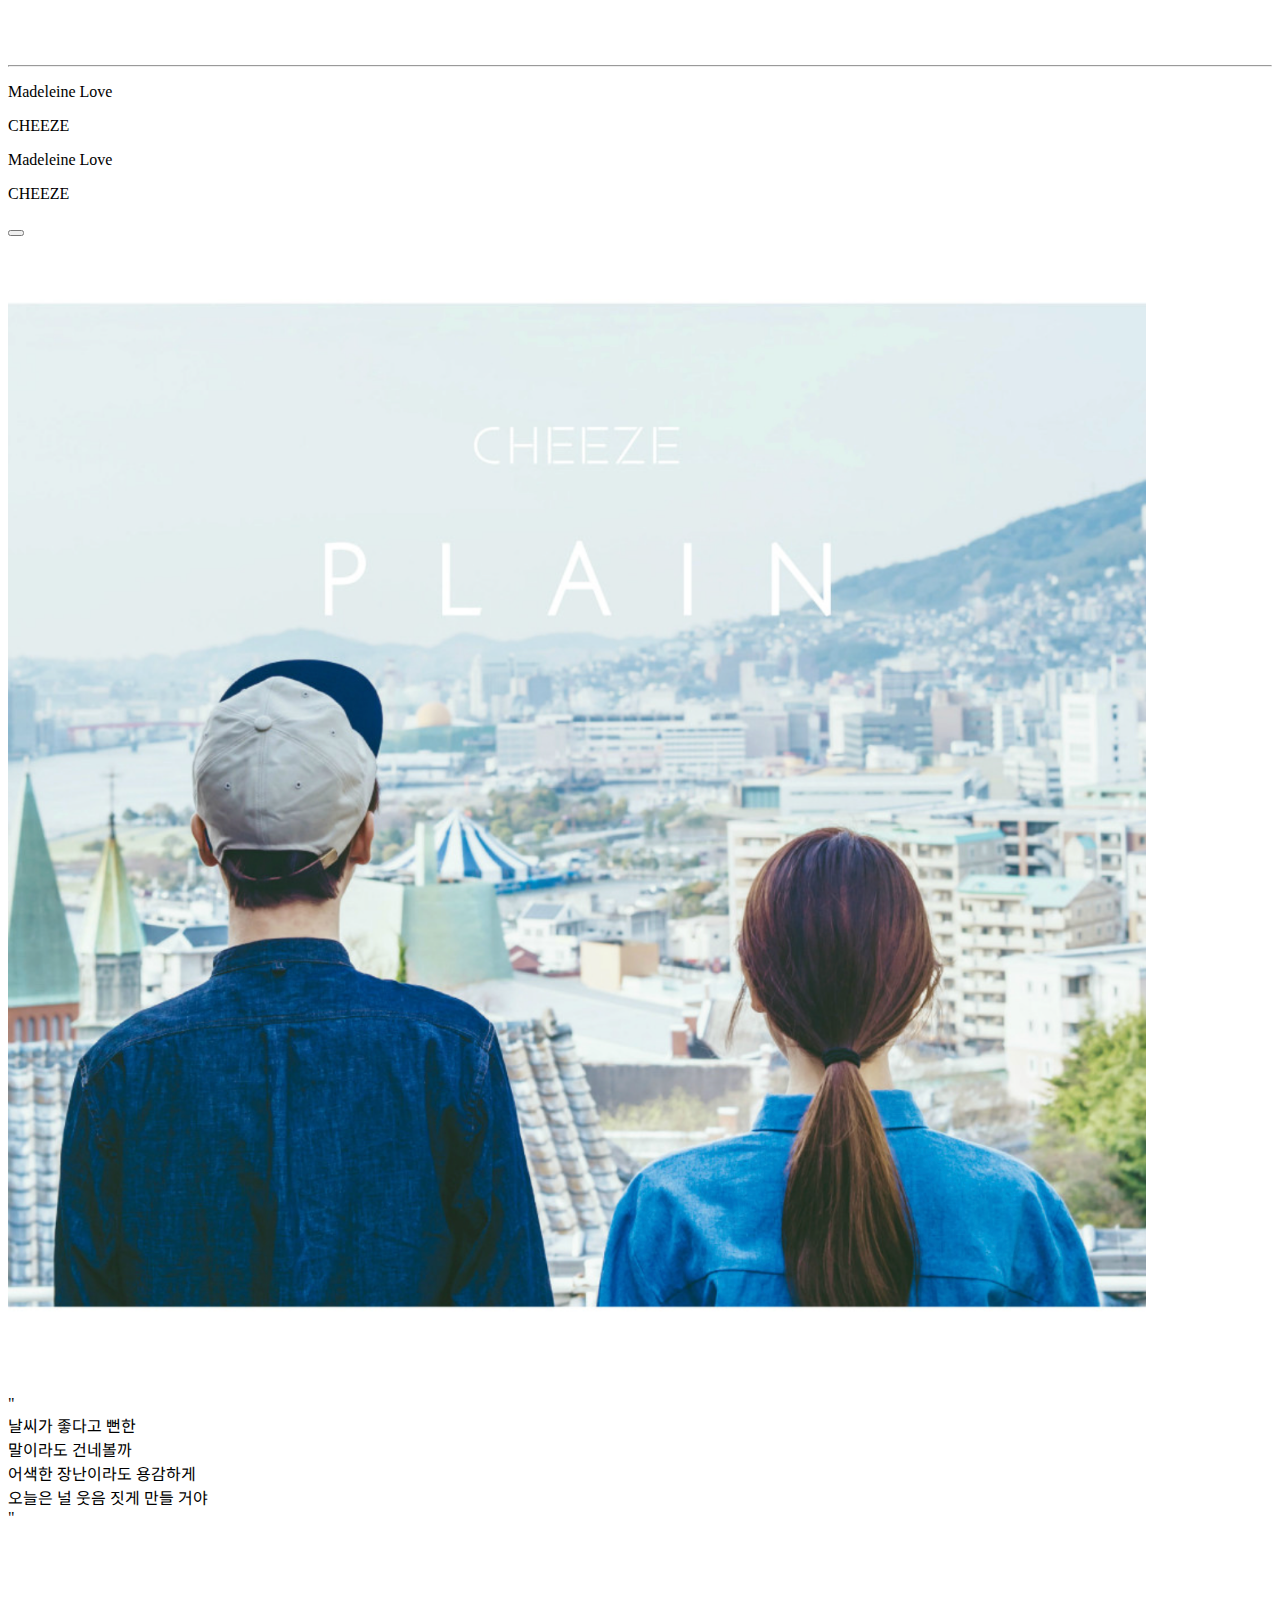
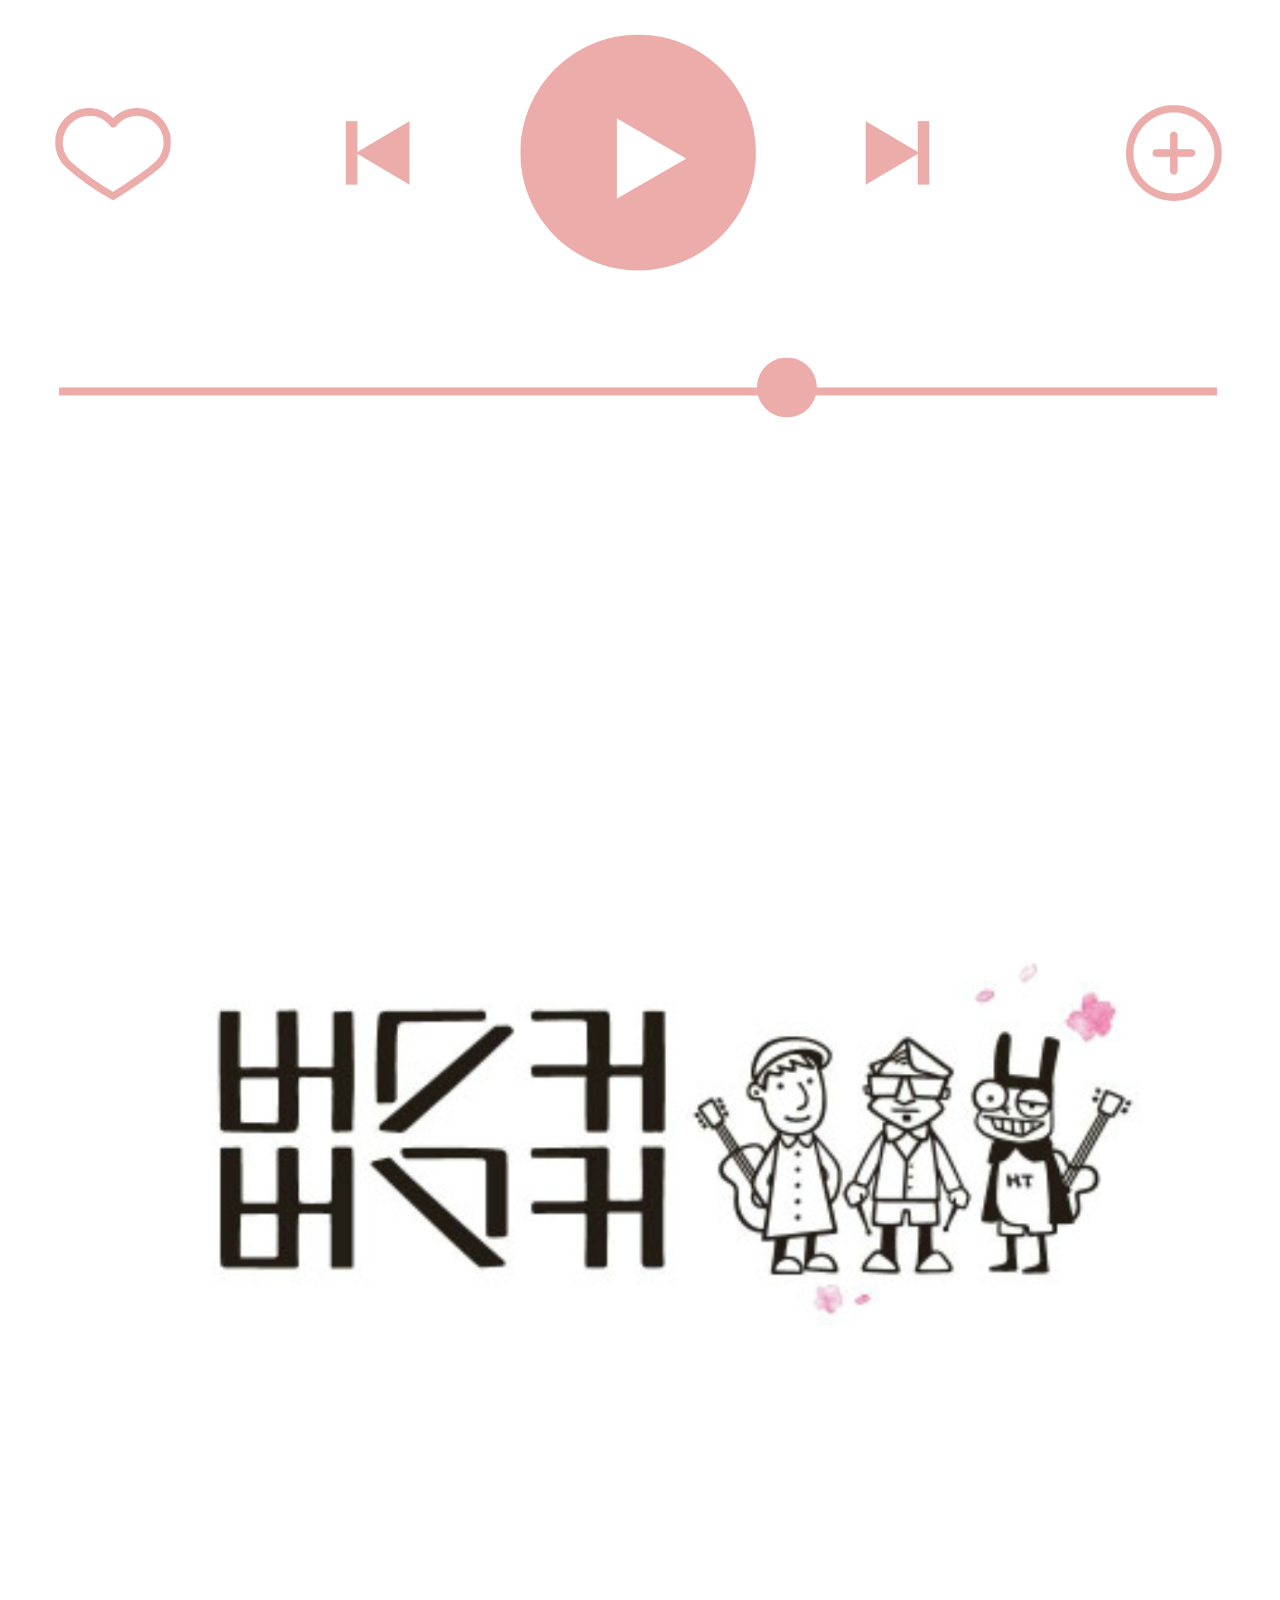
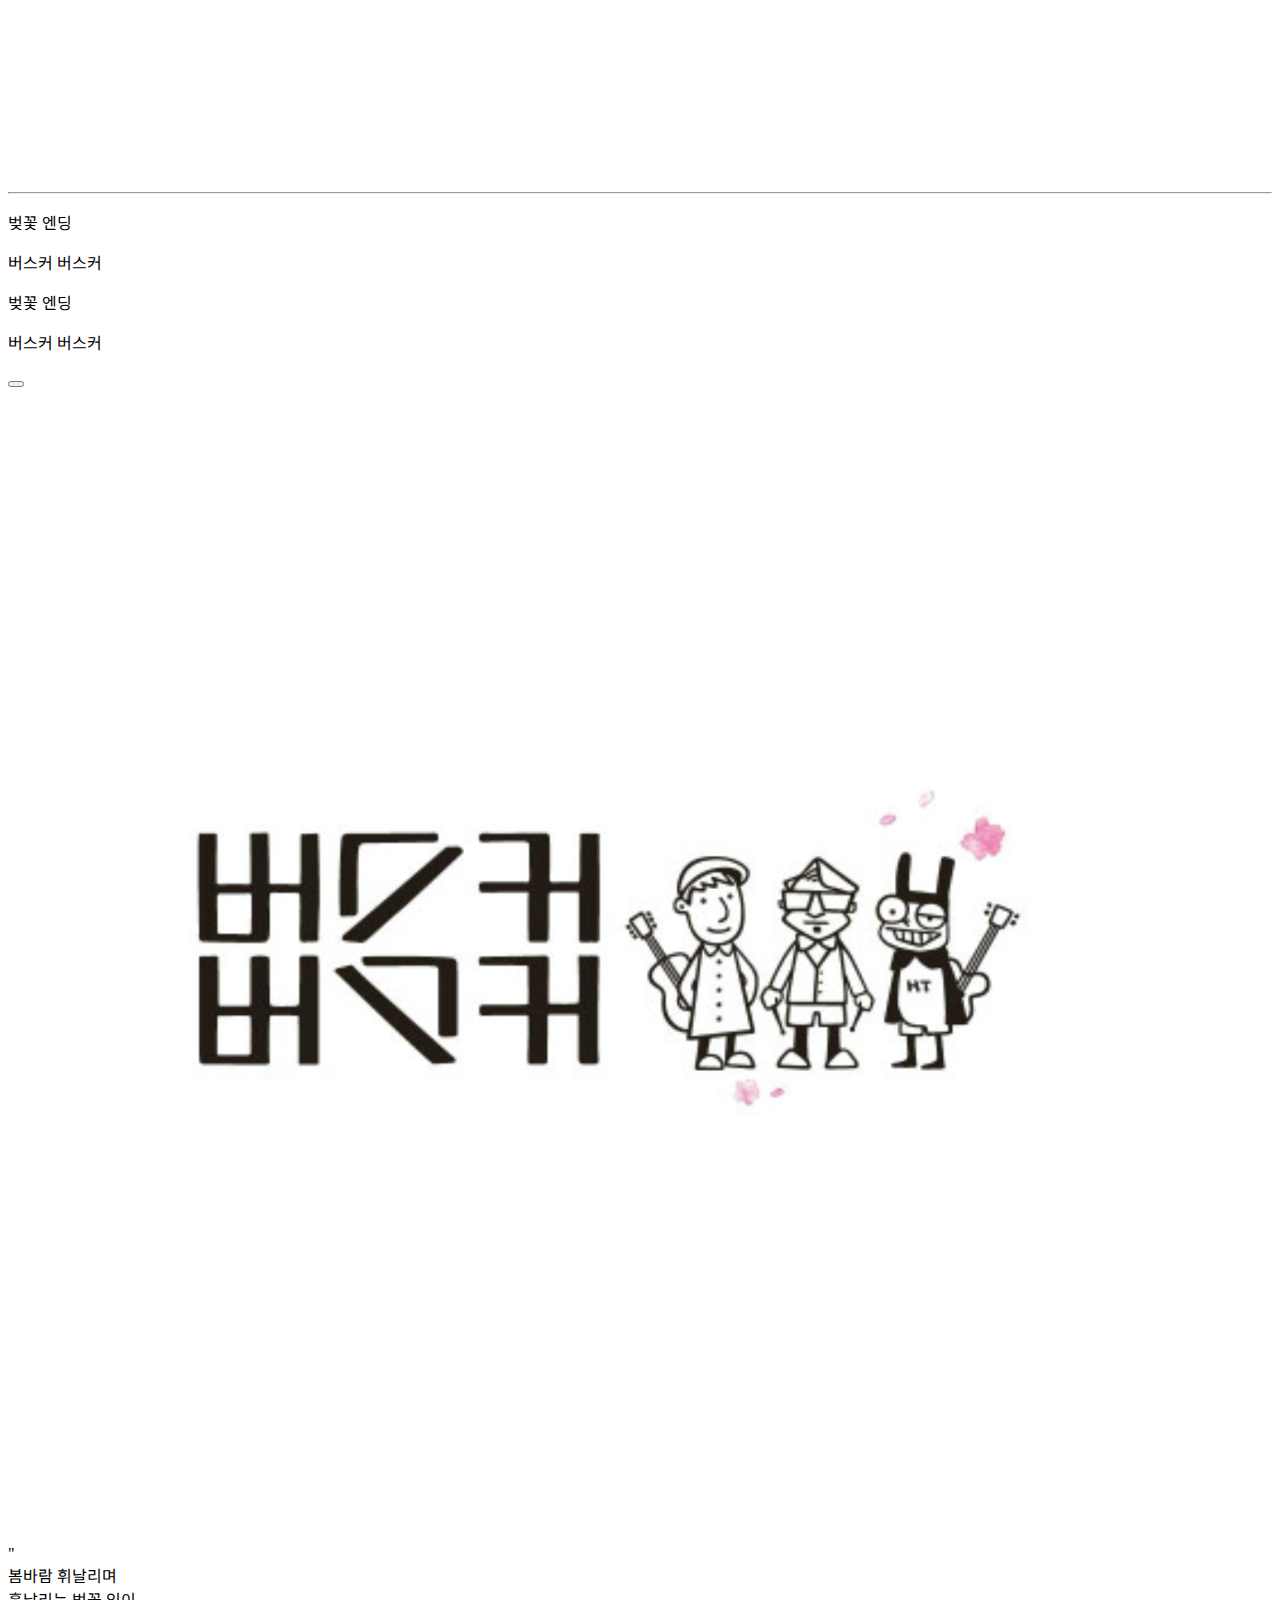
<file: spring.html>
<!DOCTYPE html>
<html lang="ko">
  <head>
    <meta charset="utf-8">
    <meta name="viewport" content="width=device-width, initial-scale=1">
    <title>#OOTM_오늘의 사운드 스타일링</title>

    <link href="https://cdn.jsdelivr.net/npm/bootstrap@5.3.6/dist/css/bootstrap.min.css" rel="stylesheet" 
          integrity="sha384-4Q6Gf2aSP4eDXB8Miphtr37CMZZQ5oXLH2yaXMJ2w8e2ZtHTl7GptT4jmndRuHDT" crossorigin="anonymous">
    <link rel="stylesheet" href="https://cdn.jsdelivr.net/npm/bootstrap-icons@1.13.1/font/bootstrap-icons.min.css">
    <link rel="stylesheet" href="style.css">

    <link rel="preconnect" href="https://fonts.googleapis.com">
    <link rel="preconnect" href="https://fonts.gstatic.com" crossorigin>
    <link rel="stylesheet" href="https://fonts.googleapis.com/css2?family=Gugi&family=Noto+Sans+KR:wght@400;700&display=swap">
  </head>

  <body data-bs-spy="scroll" data-bs-target="#nav-menu">
    
    <!-- 네비게이션 바 -->
    <nav class="navbar navbar-expand-md bg-white navbar-white fixed-top">
      <div class="container">

        <a class="gugi-font navbar-brand" href="index.html"># OOTM</a>

        <button class="navbar-toggler" type="button" data-bs-toggle="collapse" data-bs-target="#nav-menu"
            aria-controls="nav-menu" aria-expanded="false" aria-label="메뉴">
            <span class="navbar-toggler-icon"></span>
        </button>

        <div class="collapse navbar-collapse" id="nav-menu">
            <ul class="navbar-nav ms-auto my-2">
              <li class="nav-item"><a class="nav-link" href="spring.html">Spring</a></li>
              <li class="nav-item"><a class="nav-link" href="summer.html">Summer</a></li>
              <li class="nav-item"><a class="nav-link" href="autumn.html">Autumn</a></li>
              <li class="nav-item"><a class="nav-link" href="winter.html">Winter</a></li>
            </ul>
      </div>
    </nav>

    <!-- 프로필 디자인 -->
    <section class="container text-center">
        <div class="row p-5">
            <div class="col-3">
                <img src="images/playerspring.png" alt="Spring" class="rounded-circle w-100 me-5">
            </div>
            <div class="col-9 py-3">
                <div class="d-flex flex-column justify-content-between h-100 ">
                <div class="row align-items-baseline">
                    <div class="col-4 mx-1 fs-1"> @ Spring</div>
                    <div class="col mx-1">
                        <button class="btn btn-outline-secondary"> 좋아요 </button>
                    </div>
                    <div class="col-4 mx-1">
                        <button type="button" class="btn btn-outline-secondary px-5" data-bs-toggle="modal" data-bs-target="#submitModal">
                            My Pick 공유하기
                        </button>
                        <!-- 음악 제출 모달 -->
                        <div class="modal fade" id="submitModal" tabindex="-1" aria-labelledby="submitModalLabel" aria-hidden="true">
                        <div class="modal-dialog">
                            <div class="modal-content">
                            <div class="modal-header">
                                <p class="modal-title fs-4" id="submitModalLabel">My Pick 공유하기</p>
                                <button type="button" class="btn-close" data-bs-dismiss="modal" aria-label="Close"></button>
                            </div>
                            <div class="modal-body">
                                <img src="images/musiccloud.png" class="w-75"><br>
                                <p class="fs-4"> 나만의 계절별 플리를 공유해주세요</p>
                                <p class="fs-6 ">* 보내주신 의견은 검토를 거친 후 플레이리스트에 추가됩니다</p>
                                <div class="input-group">
                                    <textarea class="form-control" aria-label="With textarea"></textarea>
                                </div>
                            </div>
                            <div class="modal-footer">
                                <button type="button" class="btn btn-secondary-subtle" data-bs-dismiss="modal">취소</button>
                                <a href="result.html">
                                    <button type="button" class="btn btn-outline-secondary">보내기</button>
                                </a>
                            </div>
                            </div>
                        </div>
                        </div>
                    </div>
                    <div class="col-1 mx-1">
                        <button class="btn btn-outline-secondary">...</button>
                    </div>
                </div>
                <div class="row fs-5">
                    <div class="col mx-2"> | 좋아요 36 </div>
                    <div class="col mx-2"> | 곡 5 </div>
                    <div class="col mx-2"> | 재생 시간 0h 18m </div>
                    <div class="col-1 mx-2"></div>
                </div>
                    <p class="align-self-start ms-4 ps-5">봄 플레이리스트</p>
                </div>
            </div>
        </div>
    </section>
    <hr>

    <!-- 곡 갤러리 섹션 시작 -->
    <section class="p-5 mx-5">
        <div class="container overflow-hidden">

            <!--첫번째 줄-->
            <div class="row g-2 align-items-center px-5">
                <!--곡 하나-->
                <div class="col-4 mb-2">
                    <div class="rounded p-3 post" data-bs-toggle="modal" data-bs-target="#songModal1">
                        <img class="rounded" src="images/springsong1.png" width="100%">
                        <hr class="my-3">
                            <p class="m-0 fs-4 d-block text-truncate">나만, 봄</p>
                            <p class="m-0 fs-6 d-block text-truncate">볼빨간사춘기</p>
                        <!--모달-->
                        <div class="modal fade" id="songModal1" tabindex="-1" aria-labelledby="songModalTitle" aria-hidden="true">
                            <div class="modal-dialog modal-dialog-centered modal-lg">
                                <div class="modal-content">
                                    <div class="modal-header">
                                        <p class="modal-title fs-1 ps-3" id="songModalTitle">나만, 봄</p>
                                        <p class="pt-3 ps-3 text-black-50">볼빨간사춘기</p>
                                        <button type="button" class="btn-close" data-bs-dismiss="modal" aria-label="닫기"></button>
                                    </div>
                                    <div class="modal-body position-relative">
                                        <div class="row">
                                            <div class="col-6">
                                                <img src="images/springsong1.png" width="90%" class="float-start ms-3 py-3">
                                            </div>
                                            <div class="col-6">
                                                <div class="d-flex flex-column justify-content-between h-100 me-4">
                                                    <p class="text-center mt-5 fs-6">"<br>flower sunshine<br>완벽한 하루를<br>사실 너와 걸을 수 있다면<br>얼마나 좋을까<br> "</p>
                                                    <img src="images/barspring.png" width="100%">
                                                </div>
                                            </div>
                                        </div>
                                    </div>
                                </div>
                            </div>
                        </div>
                    </div>
                </div>
                <!--곡 하나-->
                <div class="col-4 mb-2">
                    <div class="rounded p-3 post" data-bs-toggle="modal" data-bs-target="#songModal2">
                        <img class="rounded" src="images/springsong2.png" width="100%">
                        <hr class="my-3">
                            <p class="m-0 fs-4 d-block text-truncate ">너에게 닿기를</p>
                            <p class="m-0 fs-6 d-block text-truncate" >10CM</p>
                        <!--모달-->
                        <div class="modal fade" id="songModal2" tabindex="-1" aria-labelledby="songModalTitle" aria-hidden="true">
                            <div class="modal-dialog modal-dialog-centered modal-lg">
                                <div class="modal-content">
                                    <div class="modal-header">
                                        <p class="modal-title fs-1 ps-3" id="songModalTitle">너에게 닿기를</p>
                                        <p class="pt-3 ps-3 text-black-50">10CM</p>
                                        <button type="button" class="btn-close" data-bs-dismiss="modal" aria-label="닫기"></button>
                                    </div>
                                    <div class="modal-body position-relative">
                                        <div class="row">
                                            <div class="col-6">
                                                <img src="images/springsong2.png" width="90%" class="float-start ms-3 py-3">
                                            </div>
                                            <div class="col-6">
                                                <div class="d-flex flex-column justify-content-between h-100 me-4">
                                                    <p class="text-center mt-5 fs-6">"<br>천진난만한 이런 기분도<br>신이 나서 날아갈 정도로 웃었던 날도<br>사랑스럽고 소중하게 키울 수 있도록<br> "</p>
                                                    <img src="images/barspring.png" width="100%">
                                                </div>
                                            </div>
                                        </div>
                                    </div>
                                </div>
                            </div>
                        </div>
                    </div>
                </div>
                <!--곡 하나-->
                <div class="col-4 mb-2">
                    <div class="rounded p-3 post" data-bs-toggle="modal" data-bs-target="#songModal3">
                        <img class="rounded" src="images/springsong3.png" width="100%">
                        <hr class="my-3">
                            <p class="m-0 fs-4 d-block text-truncate ">Madeleine Love</p>
                            <p class="m-0 fs-6 d-block text-truncate" >CHEEZE</p>
                        <!--모달-->
                        <div class="modal fade" id="songModal3" tabindex="-1" aria-labelledby="songModalTitle" aria-hidden="true">
                            <div class="modal-dialog modal-dialog-centered modal-lg">
                                <div class="modal-content">
                                    <div class="modal-header">
                                        <p class="modal-title fs-1 ps-3" id="songModalTitle">Madeleine Love</p>
                                        <p class="pt-3 ps-3 text-black-50">CHEEZE</p>
                                        <button type="button" class="btn-close" data-bs-dismiss="modal" aria-label="닫기"></button>
                                    </div>
                                    <div class="modal-body position-relative">
                                        <div class="row">
                                            <div class="col-6">
                                                <img src="images/springsong3.png" width="90%" class="float-start ms-3 py-3">
                                            </div>
                                            <div class="col-6">
                                                <div class="d-flex flex-column justify-content-between h-100 me-4">
                                                    <p class="text-center mt-5 fs-6">"<br>날씨가 좋다고 뻔한<br>말이라도 건네볼까<br>어색한 장난이라도 용감하게<br>오늘은 널 웃음 짓게 만들 거야<br>"</p>
                                                    <img src="images/barspring.png" width="100%">
                                                </div>
                                            </div>
                                        </div>
                                    </div>
                                </div>
                            </div>
                        </div>
                    </div>
                </div>
            </div>

            <!--두번째 줄-->
            <div class="row g-2 align-items-center px-5">
                <!--곡 하나-->
                <div class="col-4 mb-2">
                    <div class="rounded p-3 post" data-bs-toggle="modal" data-bs-target="#songModal4">
                        <img class="rounded" src="images/springsong4.png" width="100%">
                        <hr class="my-3">
                            <p class="m-0 fs-4 d-block text-truncate">벚꽃 엔딩</p>
                            <p class="m-0 fs-6 d-block text-truncate">버스커 버스커</p>
                        <!--모달-->
                        <div class="modal fade" id="songModal4" tabindex="-1" aria-labelledby="songModalTitle" aria-hidden="true">
                            <div class="modal-dialog modal-dialog-centered modal-lg">
                                <div class="modal-content">
                                    <div class="modal-header">
                                        <p class="modal-title fs-1 ps-3" id="songModalTitle">벚꽃 엔딩</p>
                                        <p class="pt-3 ps-3 text-black-50">버스커 버스커</p>
                                        <button type="button" class="btn-close" data-bs-dismiss="modal" aria-label="닫기"></button>
                                    </div>
                                    <div class="modal-body position-relative">
                                        <div class="row">
                                            <div class="col-6">
                                                <img src="images/springsong4.png" width="90%" class="float-start ms-3 py-3">
                                            </div>
                                            <div class="col-6">
                                                <div class="d-flex flex-column justify-content-between h-100 me-4">
                                                    <p class="text-center mt-5 fs-6">"<br>봄바람 휘날리며<br>흩날리는 벚꽃 잎이<br>울려 퍼질 이 거리를<br>우우 둘이 걸어요<br>"</p>
                                                    <img src="images/barspring.png" width="100%">
                                                </div>
                                            </div>
                                        </div>
                                    </div>
                                </div>
                            </div>
                        </div>
                    </div>
                </div>
                <!--곡 하나-->
                <div class="col-4 mb-2">
                    <div class="rounded p-3 post" data-bs-toggle="modal" data-bs-target="#songModal5">
                        <img class="rounded" src="images/springsong5.png" width="100%">
                        <hr class="my-3">
                            <p class="m-0 fs-4 d-block text-truncate ">봄봄봄</p>
                            <p class="m-0 fs-6 d-block text-truncate" >로이킴</p>
                        <!--모달-->
                        <div class="modal fade" id="songModal5" tabindex="-1" aria-labelledby="songModalTitle" aria-hidden="true">
                            <div class="modal-dialog modal-dialog-centered modal-lg">
                                <div class="modal-content">
                                    <div class="modal-header">
                                        <p class="modal-title fs-1 ps-3" id="songModalTitle">봄봄봄</p>
                                        <p class="pt-3 ps-3 text-black-50">로이킴</p>
                                        <button type="button" class="btn-close" data-bs-dismiss="modal" aria-label="닫기"></button>
                                    </div>
                                    <div class="modal-body position-relative">
                                        <div class="row">
                                            <div class="col-6">
                                                <img src="images/springsong5.png" width="90%" class="float-start ms-3 py-3">
                                            </div>
                                            <div class="col-6">
                                                <div class="d-flex flex-column justify-content-between h-100 me-4">
                                                    <p class="text-center mt-5 fs-6">
                                                        "<br>그대여 나를 처음 본 순간<br>나는 바로 알았지<br>그대여 나와 함께 해주오<br>이 봄이 가기 전에<br>"
                                                    </p>
                                                    <img src="images/barspring.png" width="100%">
                                                </div>
                                            </div>
                                        </div>
                                    </div>
                                </div>
                            </div>
                        </div>
                    </div>
                </div>
                
            </div>

        </div>
    </section>

    <hr>

    <!-- 음악 어플 연결 -->
    <section class="container text-center my-5">
        <h4 class="py-3">MORE</h4><br>
        <div class="d-flex justify-content-evenly align-items-center">
            <a href="https://www.melon.com/search/dj/index.htm?q=%EB%B4%84&section=&searchGnbYn=Y&kkoSpl=Y&kkoDpType=&mwkLogType=T" 
                target="_blank" class="btn btn-outline-success rounded-pill btn-lg px-4"><i class="bi bi-record-circle-fill"></i></a>
            <a href="https://music.apple.com/kr/search?term=%EB%B4%84" 
                target="_blank" class="btn btn-outline-danger rounded-pill btn-lg px-4"><i class="bi bi-apple-music"></i></a>
            <a href="https://open.spotify.com/search/%EB%B4%84/playlists" 
                target="_blank" class="btn btn-outline-success rounded-pill btn-lg px-4"><i class="bi bi-spotify"></i></a>
            <a href="https://www.youtube.com/results?search_query=%EB%B4%84+%ED%94%8C%EB%A0%88%EC%9D%B4%EB%A6%AC%EC%8A%A4%ED%8A%B8" 
                target="_blank" class="btn btn-outline-danger rounded-pill btn-lg px-4"><i class="bi bi-youtube"></i></a>
        </div>
    </section>

    <!-- TOP 버튼 -->
    <section class="py-5">
      <div class="container overflow-hidden">
        <div class="text-center text-white py-5">
          <a href="#top"> <button type="button" class="btn btn-outline-secondary">Top↑</button></a>
        </div>
      </div>
    </section>
    <br>

    <!-- 풋터 -->
    <footer class="bg-dark text-white">
        <div class="container text-center">
            <p class="py-4 mb-0">Copyright <i class="bi bi-c-circle"></i> 2025 Designed by Shin Seungeun</p>
        </div>
    </footer>

    <!-- cdn -->
    <script src="https://cdn.jsdelivr.net/npm/bootstrap@5.3.6/dist/js/bootstrap.bundle.min.js" 
      integrity="sha384-j1CDi7MgGQ12Z7Qab0qlWQ/Qqz24Gc6BM0thvEMVjHnfYGF0rmFCozFSxQBxwHKO" 
      crossorigin="anonymous">
    </script>
  </body>
</html>
</file>
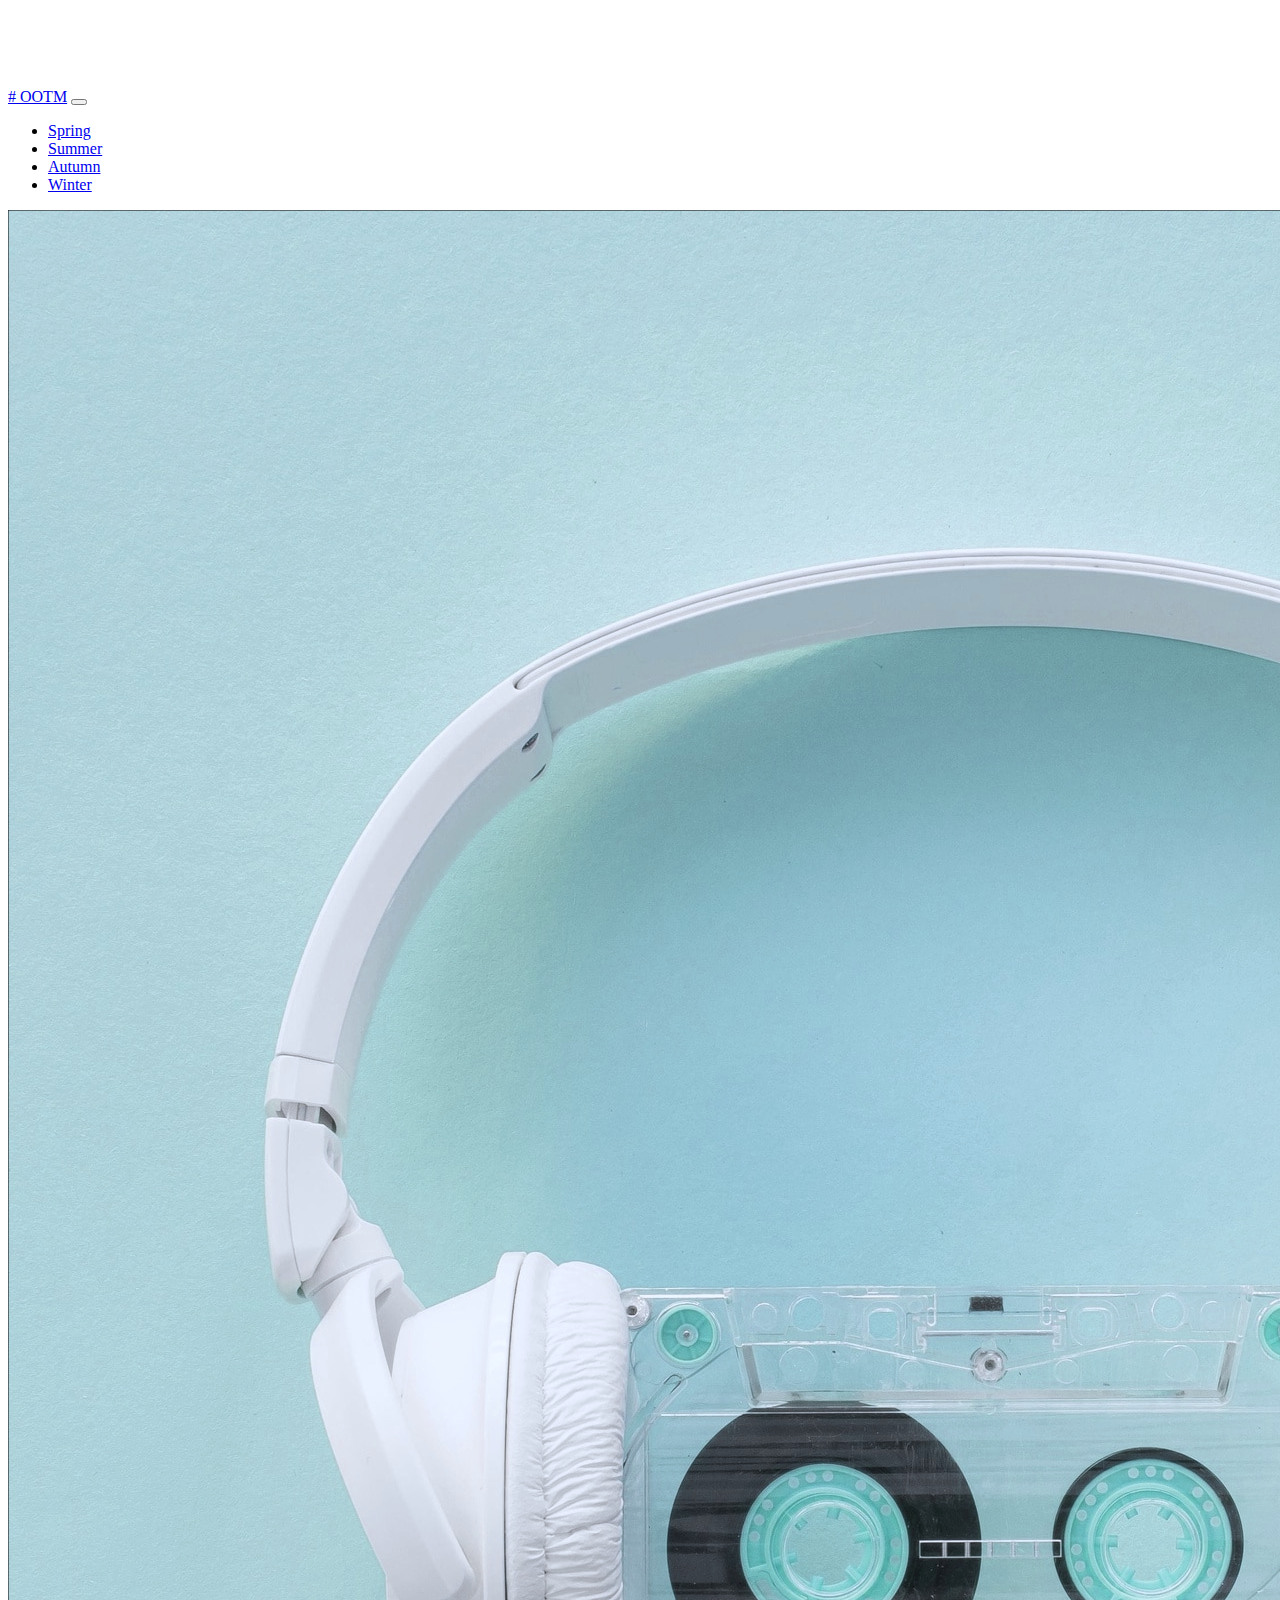
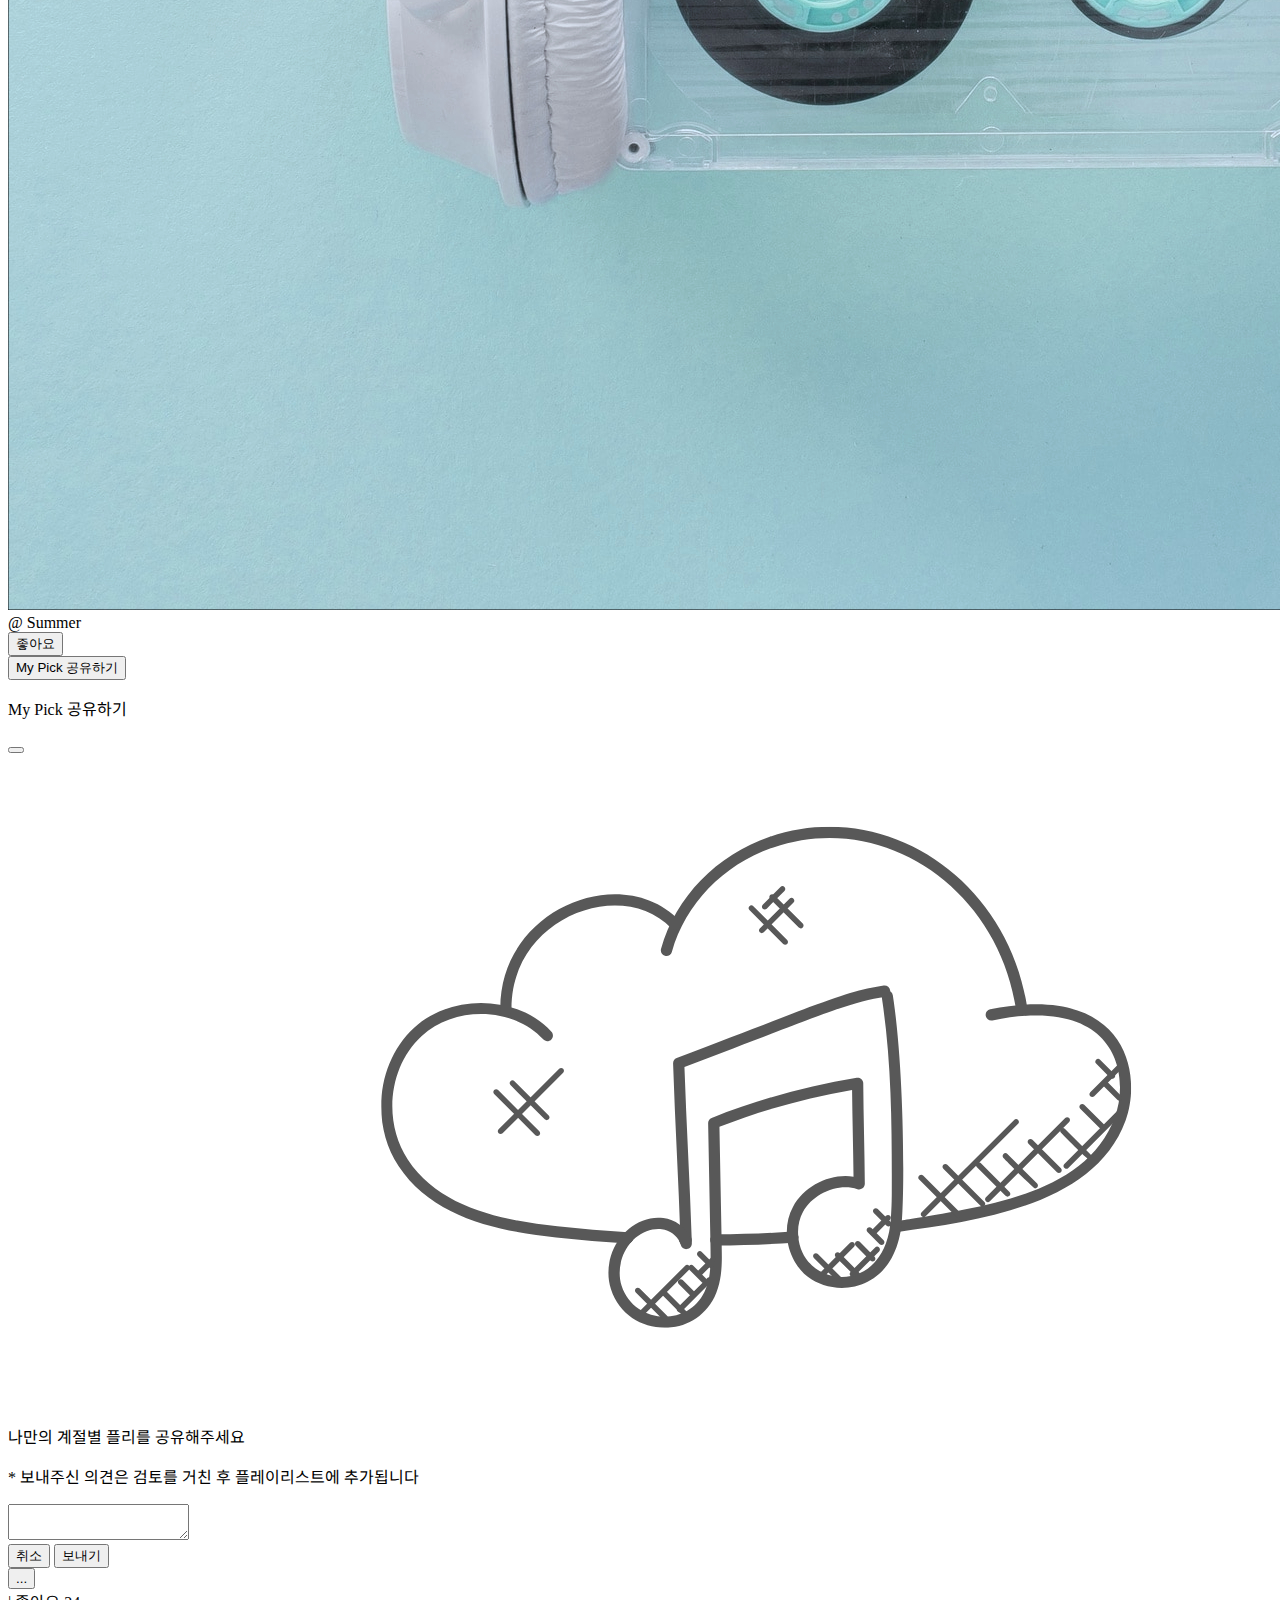
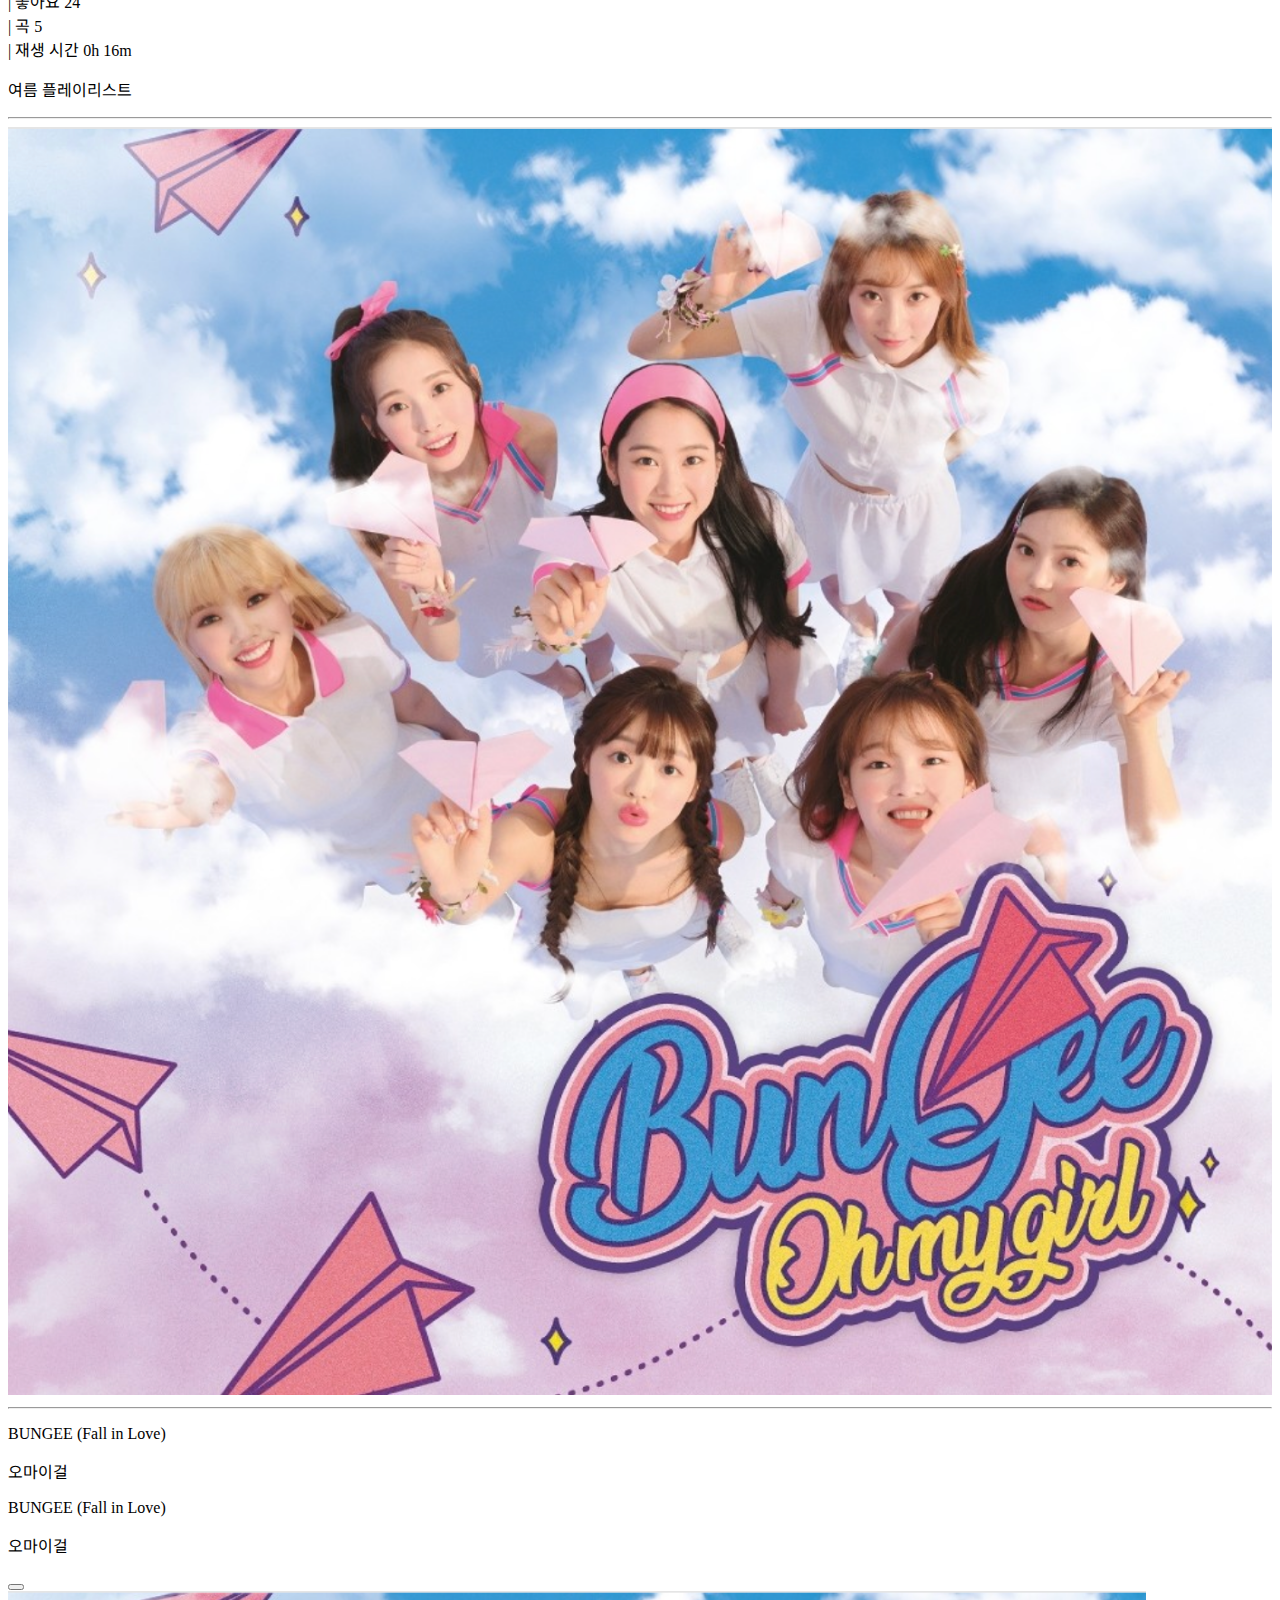
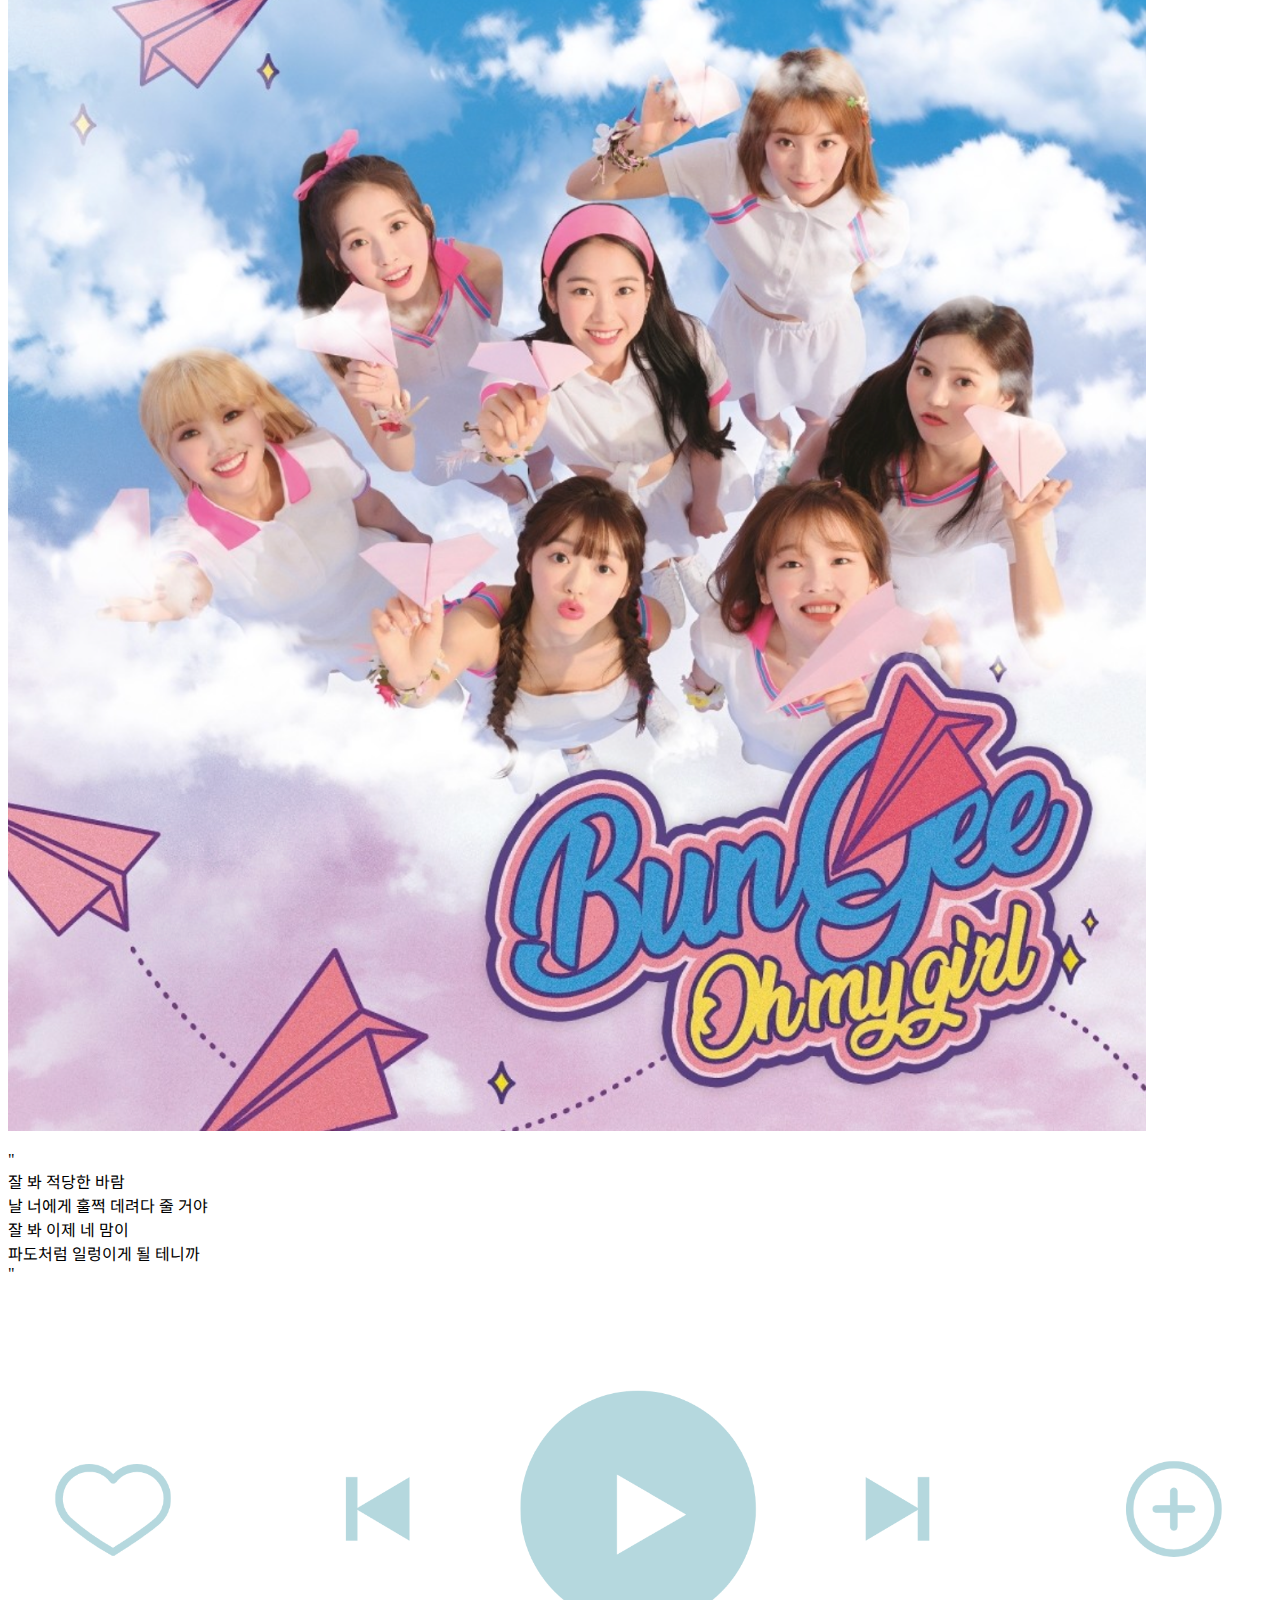
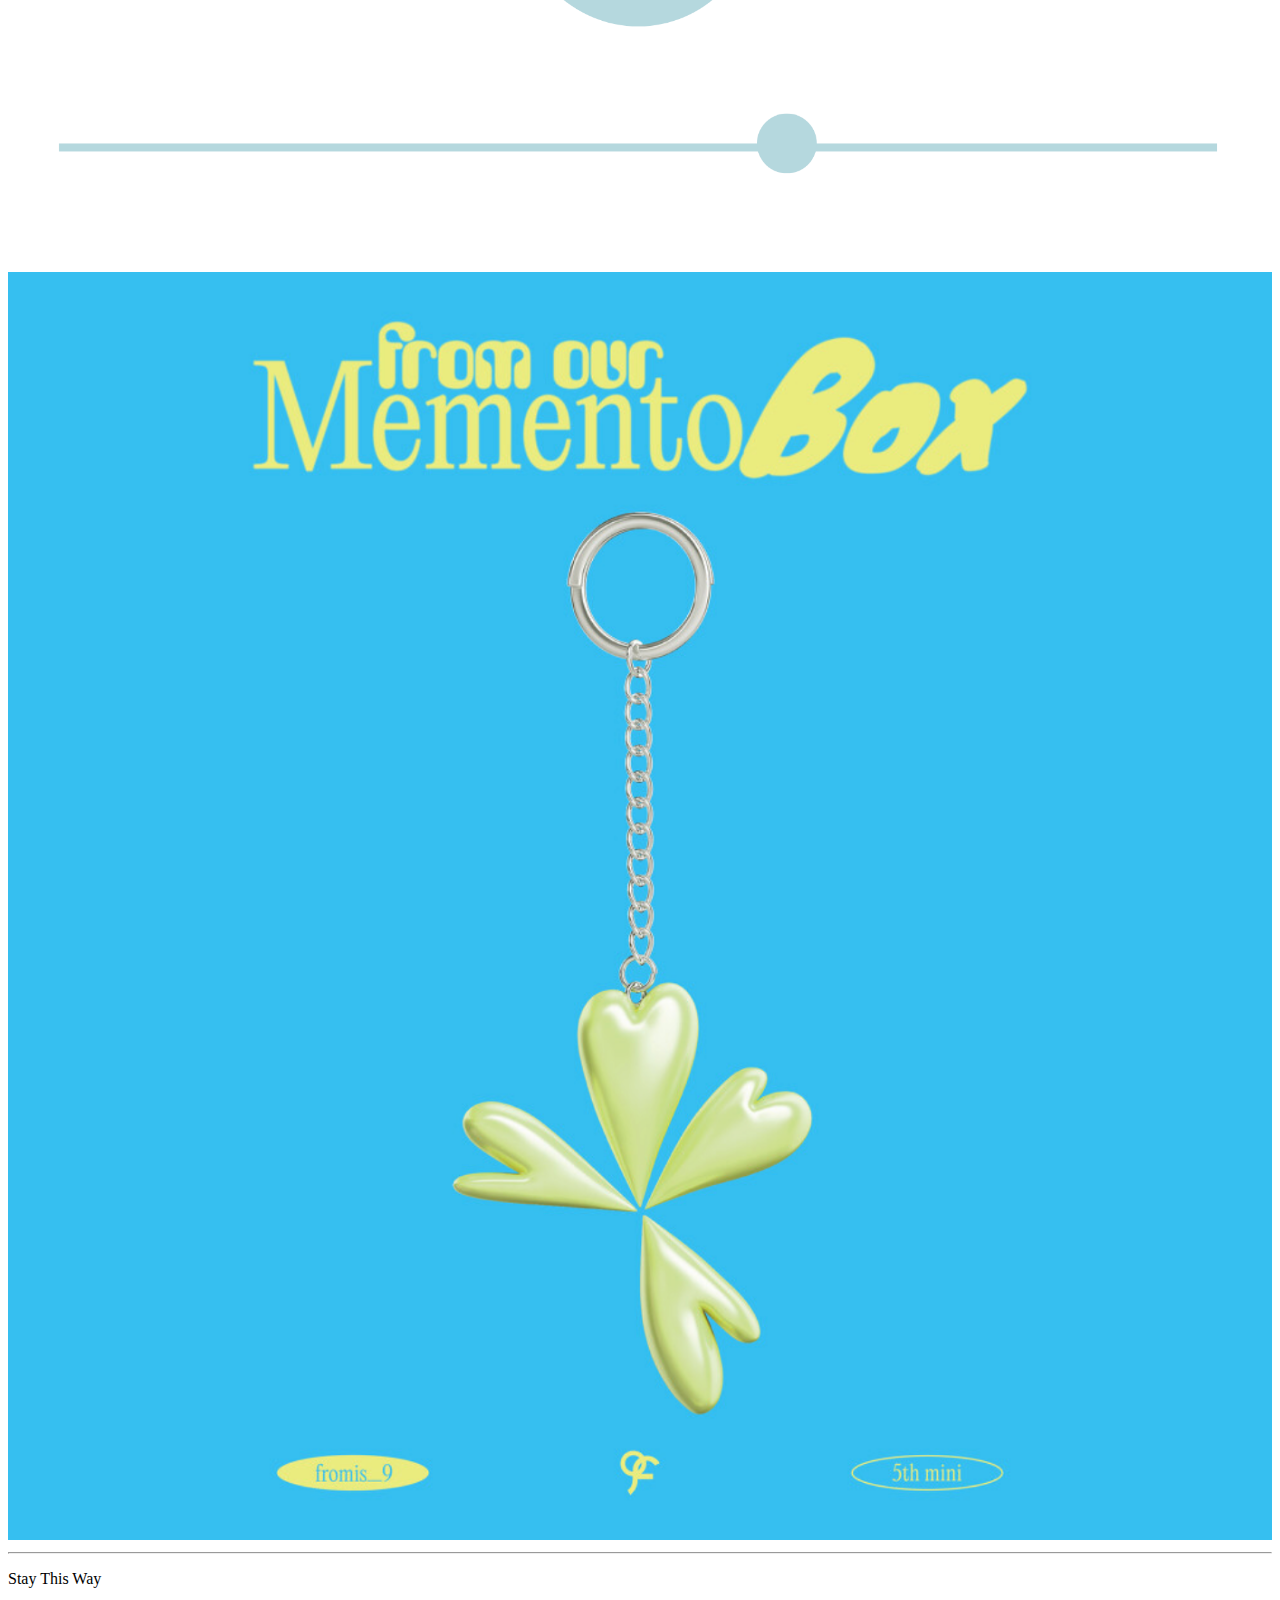
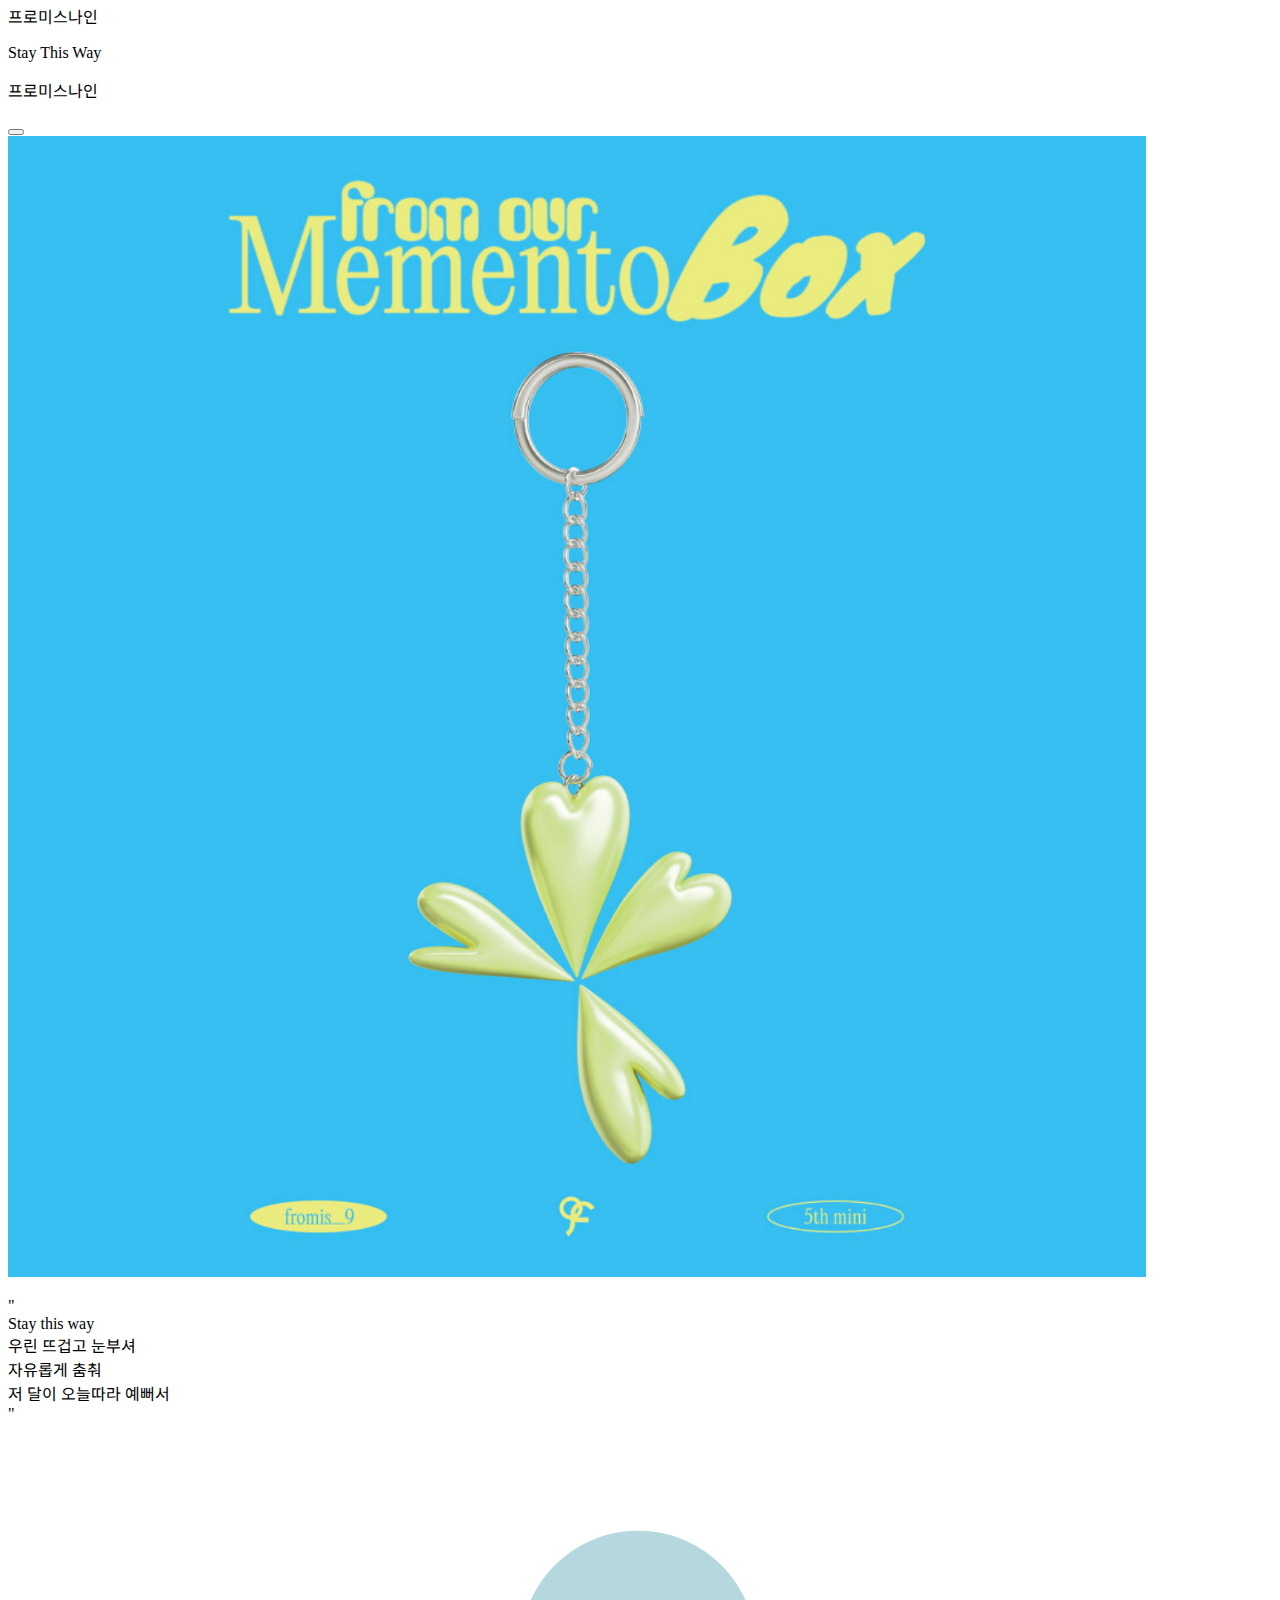
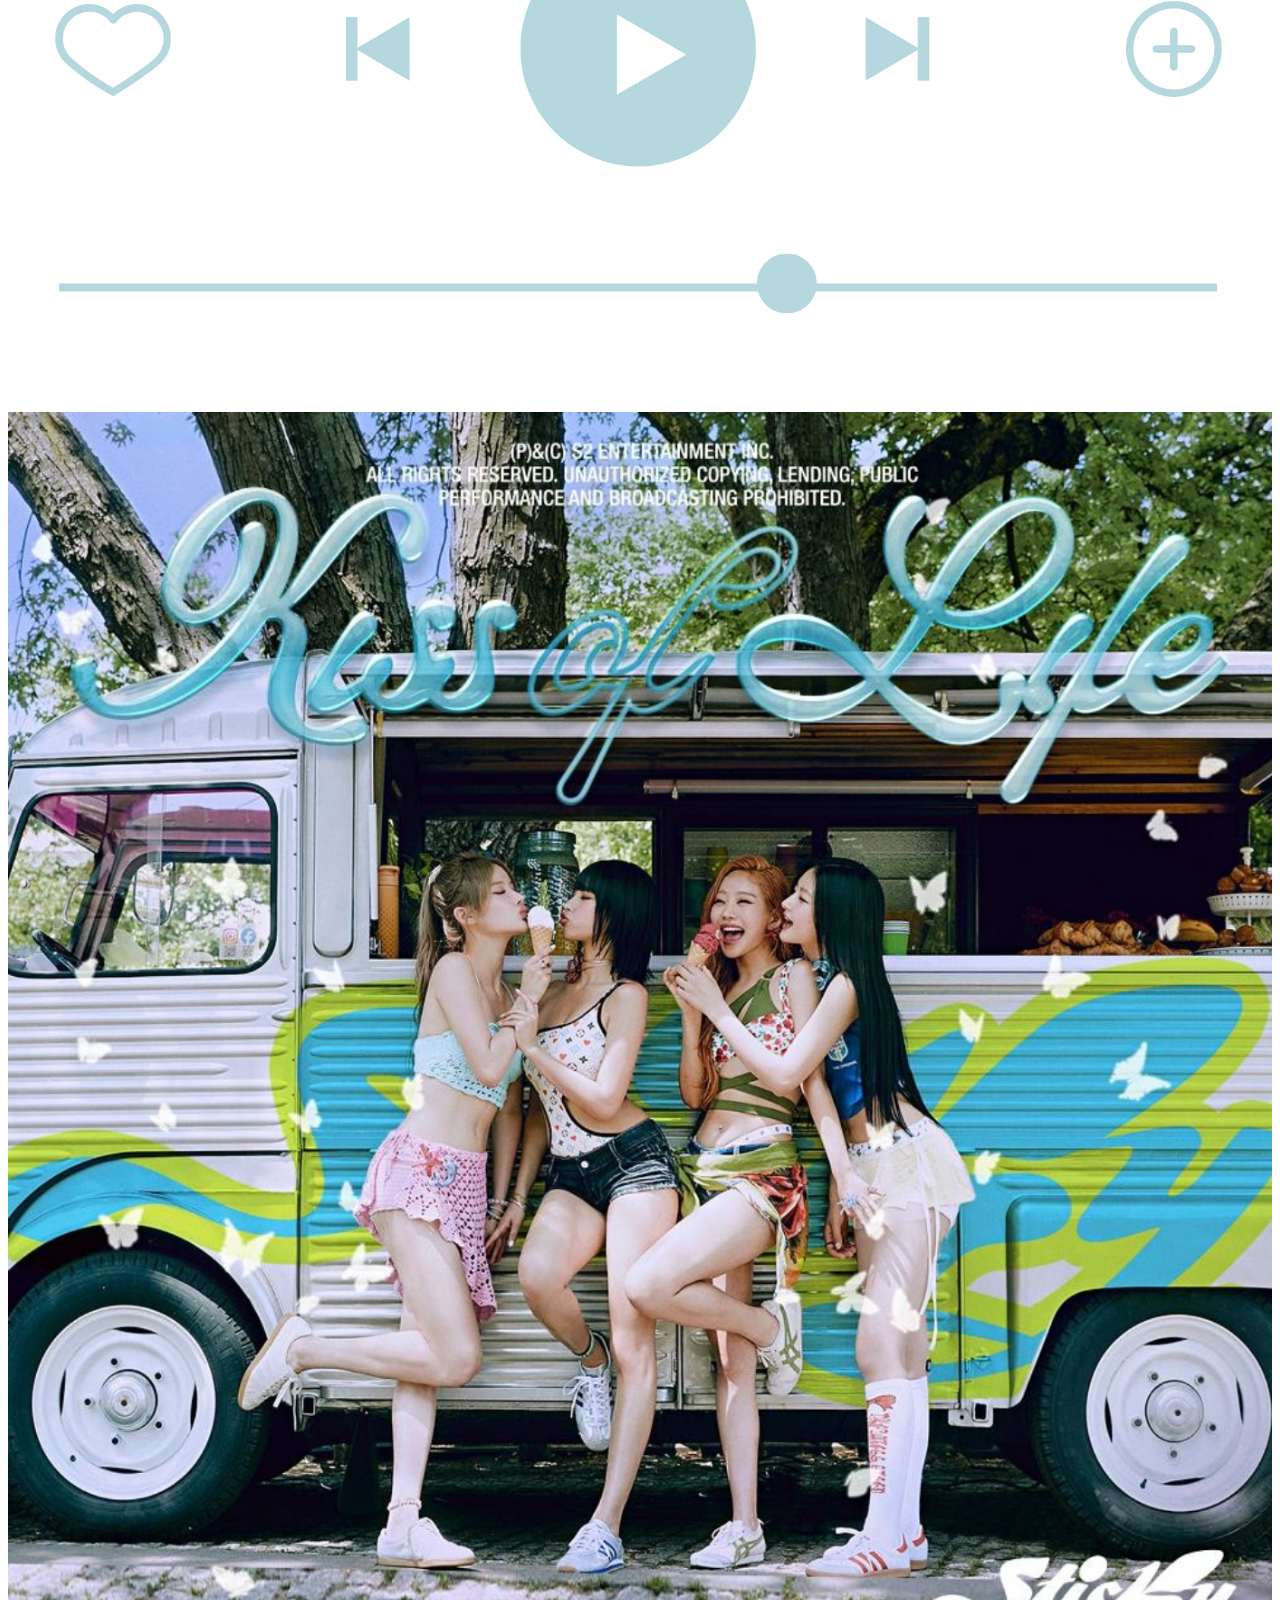
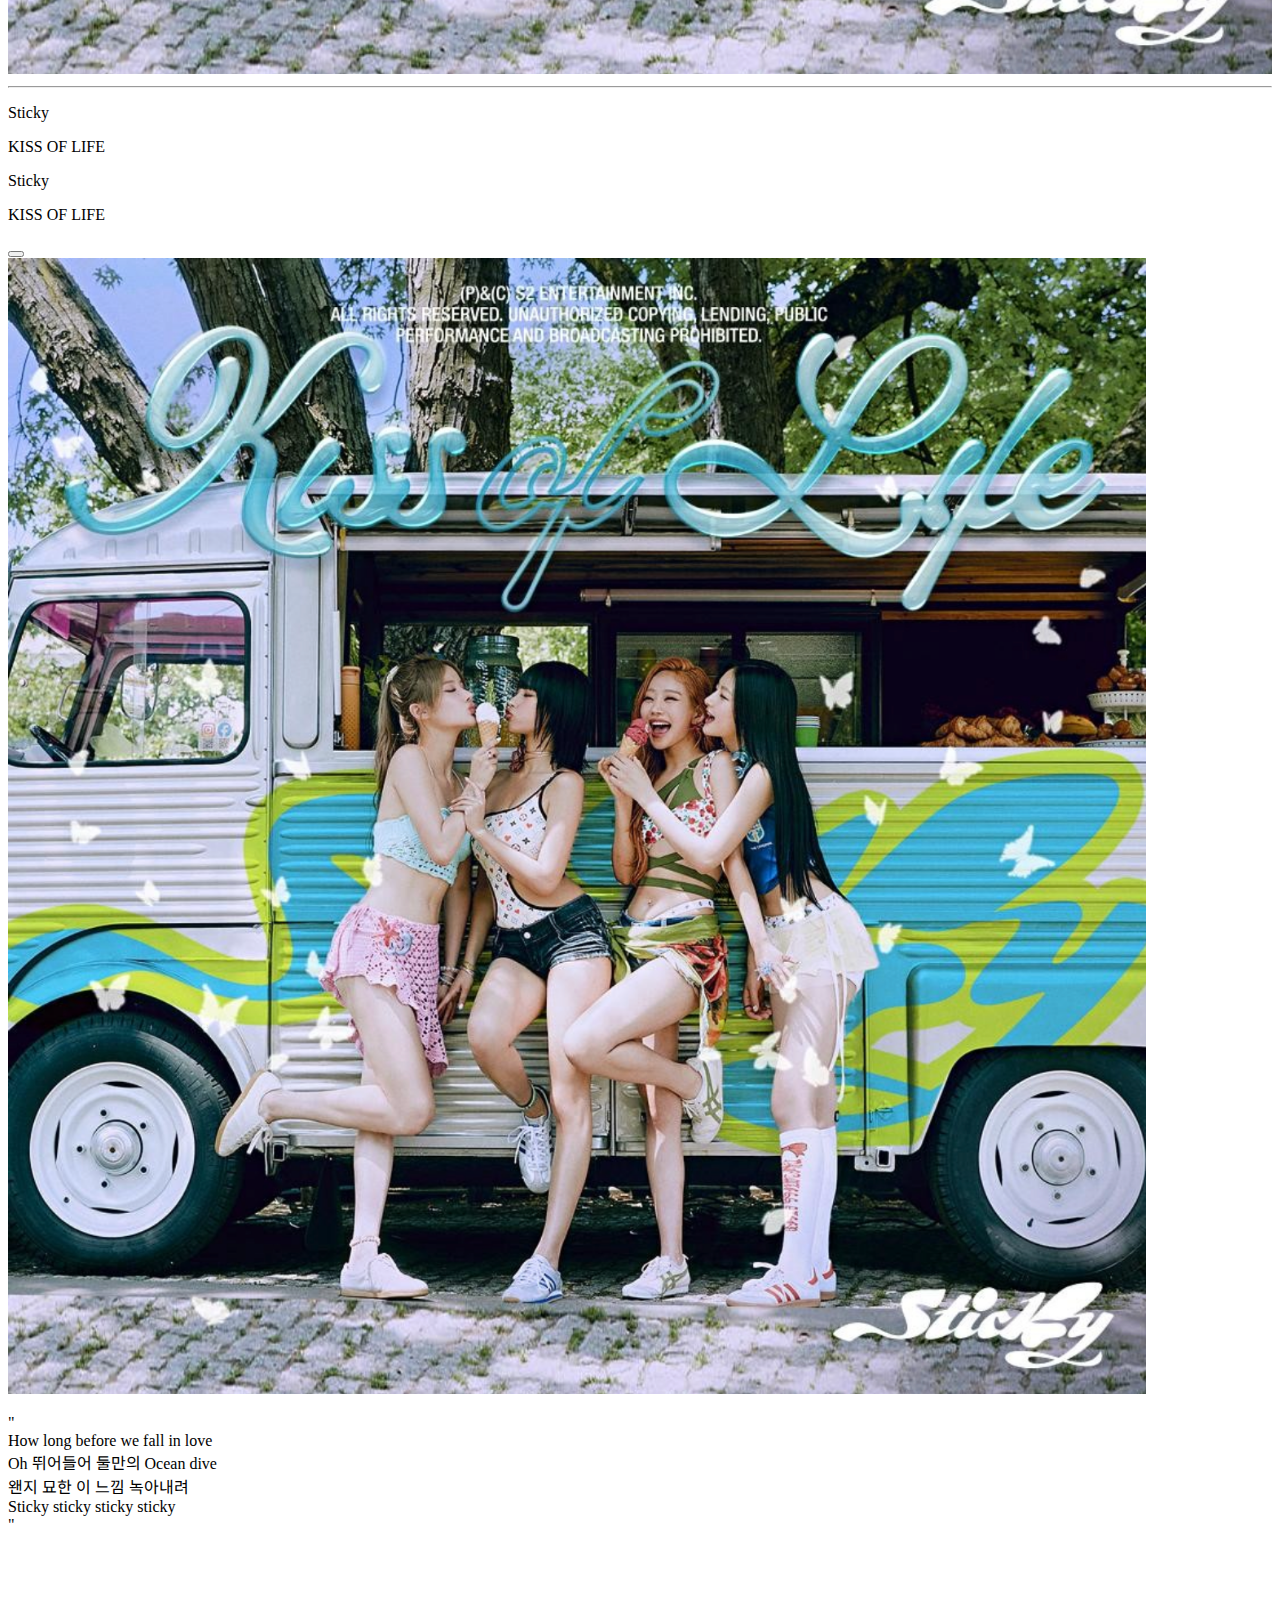
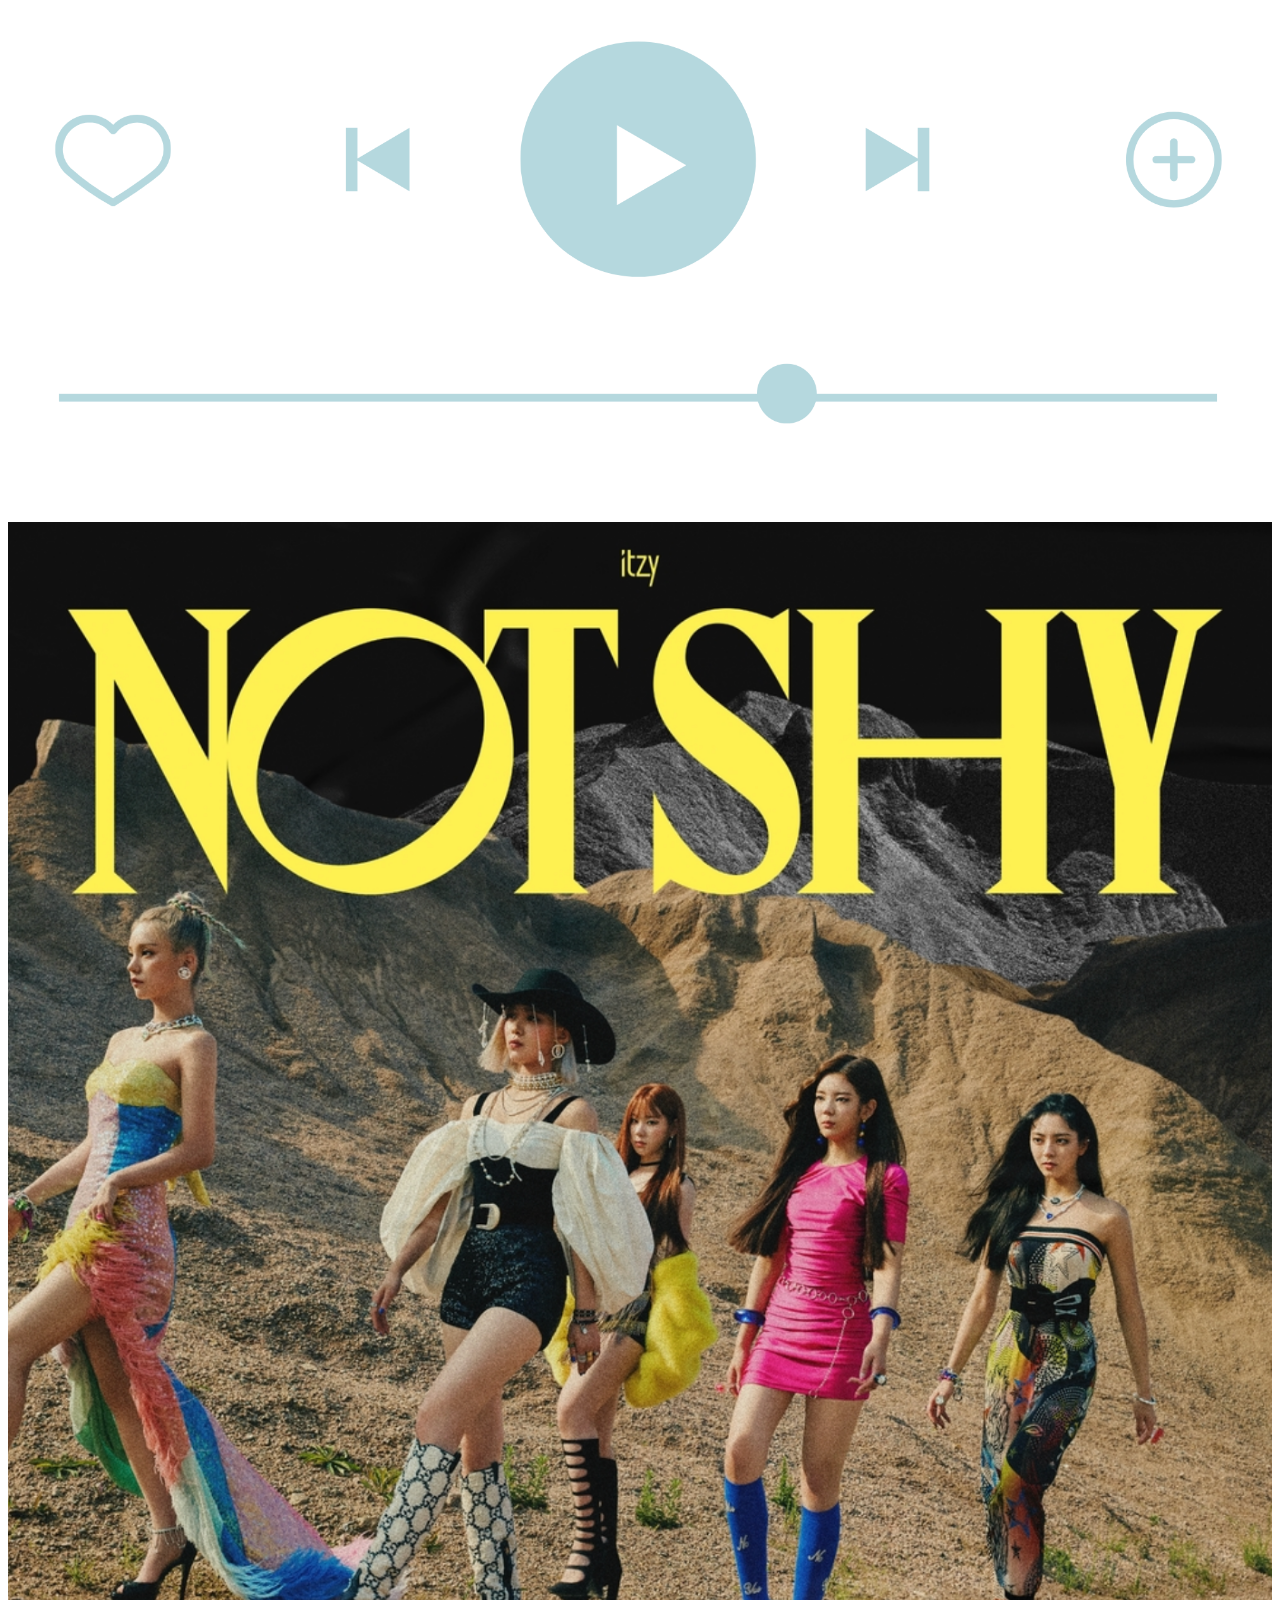
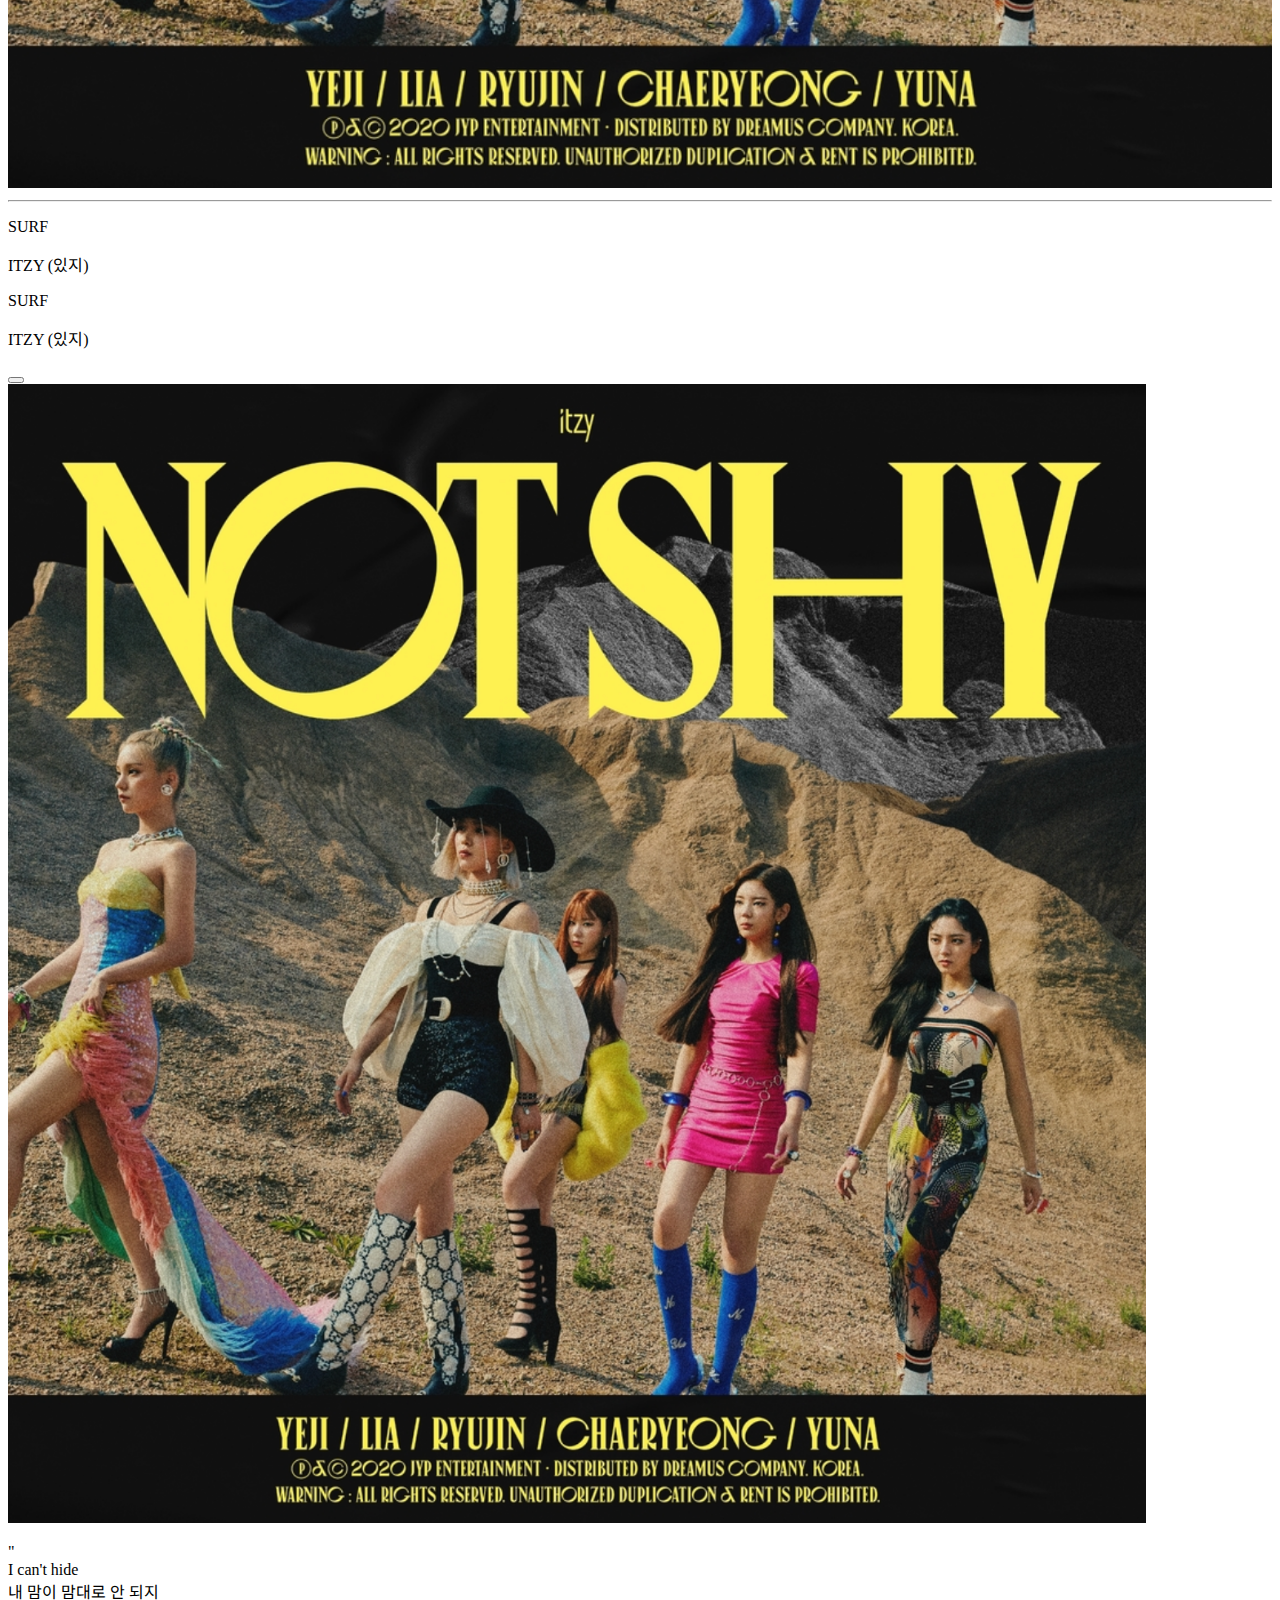
<file: summer.html>
<!DOCTYPE html>
<html lang="ko">
  <head>
    <meta charset="utf-8">
    <meta name="viewport" content="width=device-width, initial-scale=1">
    <title>#OOTM_오늘의 사운드 스타일링</title>

    <link href="https://cdn.jsdelivr.net/npm/bootstrap@5.3.6/dist/css/bootstrap.min.css" rel="stylesheet" 
          integrity="sha384-4Q6Gf2aSP4eDXB8Miphtr37CMZZQ5oXLH2yaXMJ2w8e2ZtHTl7GptT4jmndRuHDT" crossorigin="anonymous">
    <link rel="stylesheet" href="https://cdn.jsdelivr.net/npm/bootstrap-icons@1.13.1/font/bootstrap-icons.min.css">
    <link rel="stylesheet" href="style.css">

    <link rel="preconnect" href="https://fonts.googleapis.com">
    <link rel="preconnect" href="https://fonts.gstatic.com" crossorigin>
    <link rel="stylesheet" href="https://fonts.googleapis.com/css2?family=Gugi&family=Noto+Sans+KR:wght@400;700&display=swap">
  </head>

  <body data-bs-spy="scroll" data-bs-target="#nav-menu">
    
    <!-- 네비게이션 바 -->
    <nav class="navbar navbar-expand-md bg-white navbar-white fixed-top">
      <div class="container">

        <a class="gugi-font navbar-brand" href="index.html"># OOTM</a>

        <button class="navbar-toggler" type="button" data-bs-toggle="collapse" data-bs-target="#nav-menu"
            aria-controls="nav-menu" aria-expanded="false" aria-label="메뉴">
            <span class="navbar-toggler-icon"></span>
        </button>

        <div class="collapse navbar-collapse" id="nav-menu">
            <ul class="navbar-nav ms-auto my-2">
              <li class="nav-item"><a class="nav-link" href="spring.html">Spring</a></li>
              <li class="nav-item"><a class="nav-link" href="summer.html">Summer</a></li>
              <li class="nav-item"><a class="nav-link" href="autumn.html">Autumn</a></li>
              <li class="nav-item"><a class="nav-link" href="winter.html">Winter</a></li>
            </ul>
      </div>
    </nav>

    <!-- 프로필 디자인 -->
    <section class="container text-center">
        <div class="row p-5">
            <div class="col-3">
                <img src="images/playersummer.png" alt="Summer" class="rounded-circle w-100 me-5">
            </div>
            <div class="col-9 py-3">
                <div class="d-flex flex-column justify-content-between h-100 ">
                <div class="row align-items-baseline">
                    <div class="col-4 mx-1 fs-1"> @ Summer</div>
                    <div class="col mx-1">
                        <button class="btn btn-outline-secondary"> 좋아요 </button>
                    </div>
                    <div class="col-4 mx-1">
                        <button type="button" class="btn btn-outline-secondary px-5" data-bs-toggle="modal" data-bs-target="#submitModal">
                            My Pick 공유하기
                        </button>
                        <!-- 음악 제출 모달 -->
                        <div class="modal fade" id="submitModal" tabindex="-1" aria-labelledby="submitModalLabel" aria-hidden="true">
                        <div class="modal-dialog">
                            <div class="modal-content">
                            <div class="modal-header">
                                <p class="modal-title fs-4" id="submitModalLabel">My Pick 공유하기</p>
                                <button type="button" class="btn-close" data-bs-dismiss="modal" aria-label="Close"></button>
                            </div>
                            <div class="modal-body">
                                <img src="images/musiccloud.png" class="w-75"><br>
                                <p class="fs-4"> 나만의 계절별 플리를 공유해주세요</p>
                                <p class="fs-6 ">* 보내주신 의견은 검토를 거친 후 플레이리스트에 추가됩니다</p>
                                <div class="input-group">
                                    <textarea class="form-control" aria-label="With textarea"></textarea>
                                </div>
                            </div>
                            <div class="modal-footer">
                                <button type="button" class="btn btn-secondary-subtle" data-bs-dismiss="modal">취소</button>
                                <a href="result.html">
                                    <button type="button" class="btn btn-outline-secondary">보내기</button>
                                </a>
                            </div>
                            </div>
                        </div>
                        </div>
                    </div>
                    <div class="col-1 mx-1">
                        <button class="btn btn-outline-secondary">...</button>
                    </div>
                </div>
                <div class="row fs-5">
                    <div class="col mx-2"> | 좋아요 24 </div>
                    <div class="col mx-2"> | 곡 5 </div>
                    <div class="col mx-2"> | 재생 시간 0h 16m </div>
                    <div class="col-1 mx-2"></div>
                </div>
                    <p class="align-self-start ms-4 ps-5">여름 플레이리스트</p>
                </div>
            </div>
        </div>
    </section>
    <hr>

    <!-- 곡 갤러리 섹션 시작 -->
    <section class="p-5 mx-5">
        <div class="container overflow-hidden">

            <!--첫번째 줄-->
            <div class="row g-2 align-items-center px-5">
                <!--곡 하나-->
                <div class="col-4 mb-2">
                    <div class="rounded p-3 post" data-bs-toggle="modal" data-bs-target="#songModal1">
                        <img class="rounded" src="images/summersong1.png" width="100%">
                        <hr class="my-3">
                            <p class="m-0 fs-4 d-block text-truncate">BUNGEE (Fall in Love)</p>
                            <p class="m-0 fs-6 d-block text-truncate">오마이걸</p>
                        <!--모달-->
                        <div class="modal fade" id="songModal1" tabindex="-1" aria-labelledby="songModalTitle" aria-hidden="true">
                            <div class="modal-dialog modal-dialog-centered modal-lg">
                                <div class="modal-content">
                                    <div class="modal-header">
                                        <p class="modal-title fs-1 ps-3" id="songModalTitle">BUNGEE (Fall in Love)</p>
                                        <p class="pt-3 ps-3 text-black-50">오마이걸</p>
                                        <button type="button" class="btn-close" data-bs-dismiss="modal" aria-label="닫기"></button>
                                    </div>
                                    <div class="modal-body position-relative">
                                        <div class="row">
                                            <div class="col-6">
                                                <img src="images/summersong1.png" width="90%" class="float-start ms-3 py-3">
                                            </div>
                                            <div class="col-6">
                                                <div class="d-flex flex-column justify-content-between h-100 me-4">
                                                    <p class="text-center mt-5 fs-6">
                                                        " <br> 잘 봐 적당한 바람<br>날 너에게 훌쩍 데려다 줄 거야<br>잘 봐 이제 네 맘이<br>파도처럼 일렁이게 될 테니까 <br> "
                                                    </p>
                                                    <img src="images/barsummer.png" width="100%">
                                                </div>
                                            </div>
                                        </div>
                                    </div>
                                </div>
                            </div>
                        </div>
                    </div>
                </div>
                <!--곡 하나-->
                <div class="col-4 mb-2">
                    <div class="rounded p-3 post" data-bs-toggle="modal" data-bs-target="#songModal2">
                        <img class="rounded" src="images/summersong2.png" width="100%">
                        <hr class="my-3">
                            <p class="m-0 fs-4 d-block text-truncate ">Stay This Way</p>
                            <p class="m-0 fs-6 d-block text-truncate" >프로미스나인</p>
                        <!--모달-->
                        <div class="modal fade" id="songModal2" tabindex="-1" aria-labelledby="songModalTitle" aria-hidden="true">
                            <div class="modal-dialog modal-dialog-centered modal-lg">
                                <div class="modal-content">
                                    <div class="modal-header">
                                        <p class="modal-title fs-1 ps-3" id="songModalTitle">Stay This Way</p>
                                        <p class="pt-3 ps-3 text-black-50">프로미스나인</p>
                                        <button type="button" class="btn-close" data-bs-dismiss="modal" aria-label="닫기"></button>
                                    </div>
                                    <div class="modal-body position-relative">
                                        <div class="row">
                                            <div class="col-6">
                                                <img src="images/summersong2.png" width="90%" class="float-start ms-3 py-3">
                                            </div>
                                            <div class="col-6">
                                                <div class="d-flex flex-column justify-content-between h-100 me-4">
                                                    <p class="text-center mt-5 fs-6"> 
                                                        "<br>Stay this way<br>우린 뜨겁고 눈부셔<br>자유롭게 춤춰<br>저 달이 오늘따라 예뻐서<br>"
                                                    </p>
                                                    <img src="images/barsummer.png" width="100%">
                                                </div>
                                            </div>
                                        </div>
                                    </div>
                                </div>
                            </div>
                        </div>
                    </div>
                </div>
                <!--곡 하나-->
                <div class="col-4 mb-2">
                    <div class="rounded p-3 post" data-bs-toggle="modal" data-bs-target="#songModal3">
                        <img class="rounded" src="images/summersong3.png" width="100%">
                        <hr class="my-3">
                            <p class="m-0 fs-4 d-block text-truncate ">Sticky</p>
                            <p class="m-0 fs-6 d-block text-truncate" >KISS OF LIFE</p>
                        <!--모달-->
                        <div class="modal fade" id="songModal3" tabindex="-1" aria-labelledby="songModalTitle" aria-hidden="true">
                            <div class="modal-dialog modal-dialog-centered modal-lg">
                                <div class="modal-content">
                                    <div class="modal-header">
                                        <p class="modal-title fs-1 ps-3" id="songModalTitle">Sticky</p>
                                        <p class="pt-3 ps-3 text-black-50">KISS OF LIFE</p>
                                        <button type="button" class="btn-close" data-bs-dismiss="modal" aria-label="닫기"></button>
                                    </div>
                                    <div class="modal-body position-relative">
                                        <div class="row">
                                            <div class="col-6">
                                                <img src="images/summersong3.png" width="90%" class="float-start ms-3 py-3">
                                            </div>
                                            <div class="col-6">
                                                <div class="d-flex flex-column justify-content-between h-100 me-4">
                                                    <p class="text-center mt-5 fs-6">
                                                        "<br>How long before we fall in love<br>Oh 뛰어들어 둘만의 Ocean dive<br>왠지 묘한 이 느낌 녹아내려<br>Sticky sticky sticky sticky<br>"
                                                    </p>
                                                    <img src="images/barsummer.png" width="100%">
                                                </div>
                                            </div>
                                        </div>
                                    </div>
                                </div>
                            </div>
                        </div>
                    </div>
                </div>
            </div>

            <!--두번째 줄-->
            <div class="row g-2 align-items-center px-5">
                <!--곡 하나-->
                <div class="col-4 mb-2">
                    <div class="rounded p-3 post" data-bs-toggle="modal" data-bs-target="#songModal4">
                        <img class="rounded" src="images/summersong4.png" width="100%">
                        <hr class="my-3">
                            <p class="m-0 fs-4 d-block text-truncate">SURF</p>
                            <p class="m-0 fs-6 d-block text-truncate">ITZY (있지)</p>
                        <!--모달-->
                        <div class="modal fade" id="songModal4" tabindex="-1" aria-labelledby="songModalTitle" aria-hidden="true">
                            <div class="modal-dialog modal-dialog-centered modal-lg">
                                <div class="modal-content">
                                    <div class="modal-header">
                                        <p class="modal-title fs-1 ps-3" id="songModalTitle">SURF</p>
                                        <p class="pt-3 ps-3 text-black-50">ITZY (있지)</p>
                                        <button type="button" class="btn-close" data-bs-dismiss="modal" aria-label="닫기"></button>
                                    </div>
                                    <div class="modal-body position-relative">
                                        <div class="row">
                                            <div class="col-6">
                                                <img src="images/summersong4.png" width="90%" class="float-start ms-3 py-3">
                                            </div>
                                            <div class="col-6">
                                                <div class="d-flex flex-column justify-content-between h-100 me-4">
                                                    <p class="text-center mt-5 fs-6">
                                                        "<br>I can't hide<br>내 맘이 맘대로 안 되지<br>바다에 빠진 것처럼<br>자꾸 일렁대는 feeling<br>"
                                                    </p>
                                                    <img src="images/barsummer.png" width="100%">
                                                </div>
                                            </div>
                                        </div>
                                    </div>
                                </div>
                            </div>
                        </div>
                    </div>
                </div>
                <!--곡 하나-->
                <div class="col-4 mb-2">
                    <div class="rounded p-3 post" data-bs-toggle="modal" data-bs-target="#songModal5">
                        <img class="rounded" src="images/summersong5.png" width="100%">
                        <hr class="my-3">
                            <p class="m-0 fs-4 d-block text-truncate ">WAVE</p>
                            <p class="m-0 fs-6 d-block text-truncate" >ATEEZ (에이티즈)</p>
                        <!--모달-->
                        <div class="modal fade" id="songModal5" tabindex="-1" aria-labelledby="songModalTitle" aria-hidden="true">
                            <div class="modal-dialog modal-dialog-centered modal-lg">
                                <div class="modal-content">
                                    <div class="modal-header">
                                        <p class="modal-title fs-1 ps-3" id="songModalTitle">WAVE</p>
                                        <p class="pt-3 ps-3 text-black-50">ATEEZ (에이티즈)</p>
                                        <button type="button" class="btn-close" data-bs-dismiss="modal" aria-label="닫기"></button>
                                    </div>
                                    <div class="modal-body position-relative">
                                        <div class="row">
                                            <div class="col-6">
                                                <img src="images/summersong5.png" width="90%" class="float-start ms-3 py-3">
                                            </div>
                                            <div class="col-6">
                                                <div class="d-flex flex-column justify-content-between h-100 me-4">
                                                    <p class="text-center mt-5 fs-6">
                                                        "<br>여기 지금 우린 오션블루<br>파도 위 어디쯤인가<br>함께 하고 있어 여전히<br>어디로 갈진 모르지만<br>"
                                                    </p>
                                                    <img src="images/barsummer.png" width="100%">
                                                </div>
                                            </div>
                                        </div>
                                    </div>
                                </div>
                            </div>
                        </div>
                    </div>
                </div>
                
            </div>

        </div>
    </section>

    <hr>
    
    <!-- 음악 어플 연결 -->
    <section class="container text-center my-5">
        <h4 class="py-3">MORE</h4><br>
        <div class="d-flex justify-content-evenly align-items-center">
            <a href="https://www.melon.com/search/dj/index.htm?q=%EC%97%AC%EB%A6%84&section=&searchGnbYn=Y&kkoSpl=Y&kkoDpType=&mwkLogType=T" 
                target="_blank" class="btn btn-outline-success rounded-pill btn-lg px-4"><i class="bi bi-record-circle-fill"></i></a>
            <a href="https://music.apple.com/kr/search?term=%EC%97%AC%EB%A6%84" 
                target="_blank" class="btn btn-outline-danger rounded-pill btn-lg px-4"><i class="bi bi-apple-music"></i></a>
            <a href="https://open.spotify.com/search/%EC%97%AC%EB%A6%84/playlists" 
                target="_blank" class="btn btn-outline-success rounded-pill btn-lg px-4"><i class="bi bi-spotify"></i></a>
            <a href="https://www.youtube.com/results?search_query=%EC%97%AC%EB%A6%84+%ED%94%8C%EB%A0%88%EC%9D%B4%EB%A6%AC%EC%8A%A4%ED%8A%B8" 
                target="_blank" class="btn btn-outline-danger rounded-pill btn-lg px-4"><i class="bi bi-youtube"></i></a>
        </div>
    </section>

    <!-- TOP 버튼 -->
    <section class="py-5">
      <div class="container overflow-hidden">
        <div class="text-center text-white py-5">
          <a href="#top"> <button type="button" class="btn btn-outline-secondary">Top↑</button></a>
        </div>
      </div>
    </section>
    <br>

    <!-- 풋터 -->
    <footer class="bg-dark text-white">
        <div class="container text-center">
            <p class="py-4 mb-0">Copyright <i class="bi bi-c-circle"></i> 2025 Designed by Shin Seungeun</p>
        </div>
    </footer>

    <!-- cdn -->
    <script src="https://cdn.jsdelivr.net/npm/bootstrap@5.3.6/dist/js/bootstrap.bundle.min.js" 
      integrity="sha384-j1CDi7MgGQ12Z7Qab0qlWQ/Qqz24Gc6BM0thvEMVjHnfYGF0rmFCozFSxQBxwHKO" 
      crossorigin="anonymous">
    </script>
  </body>
</html>
</file>
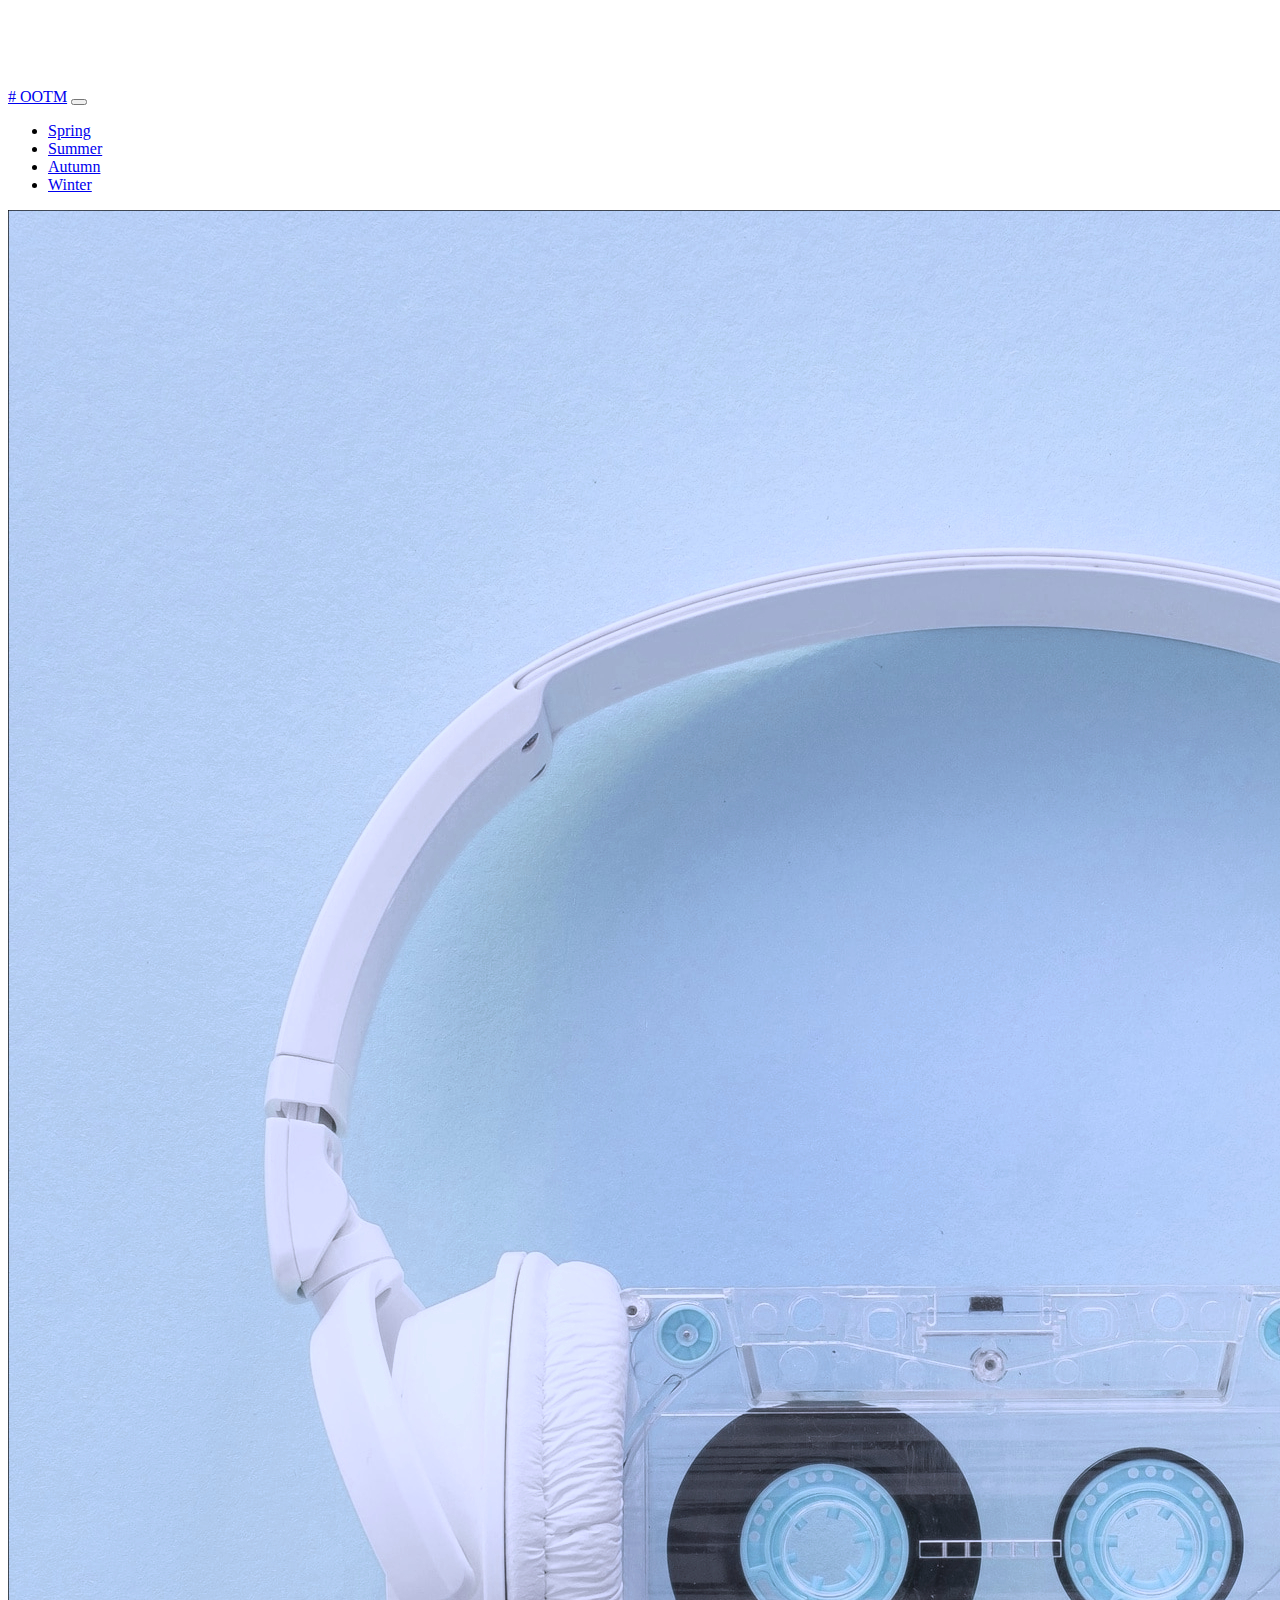
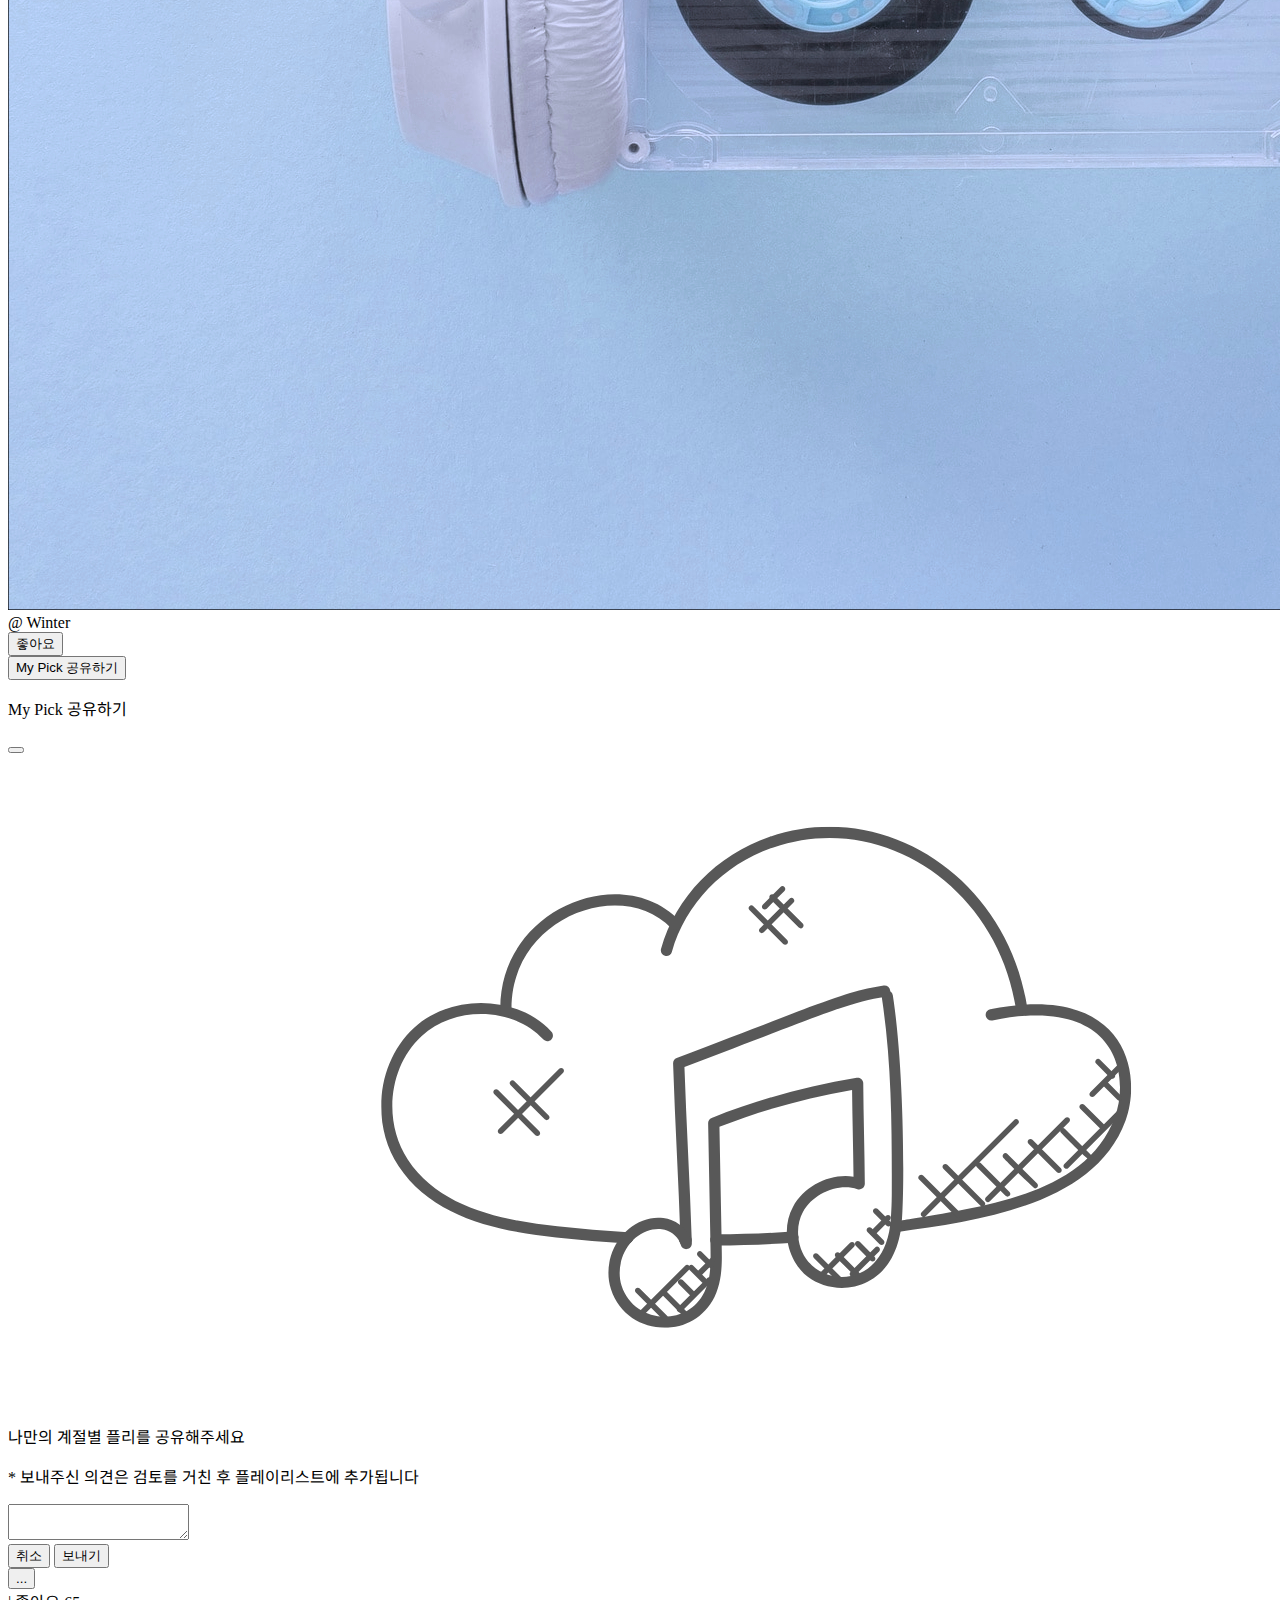
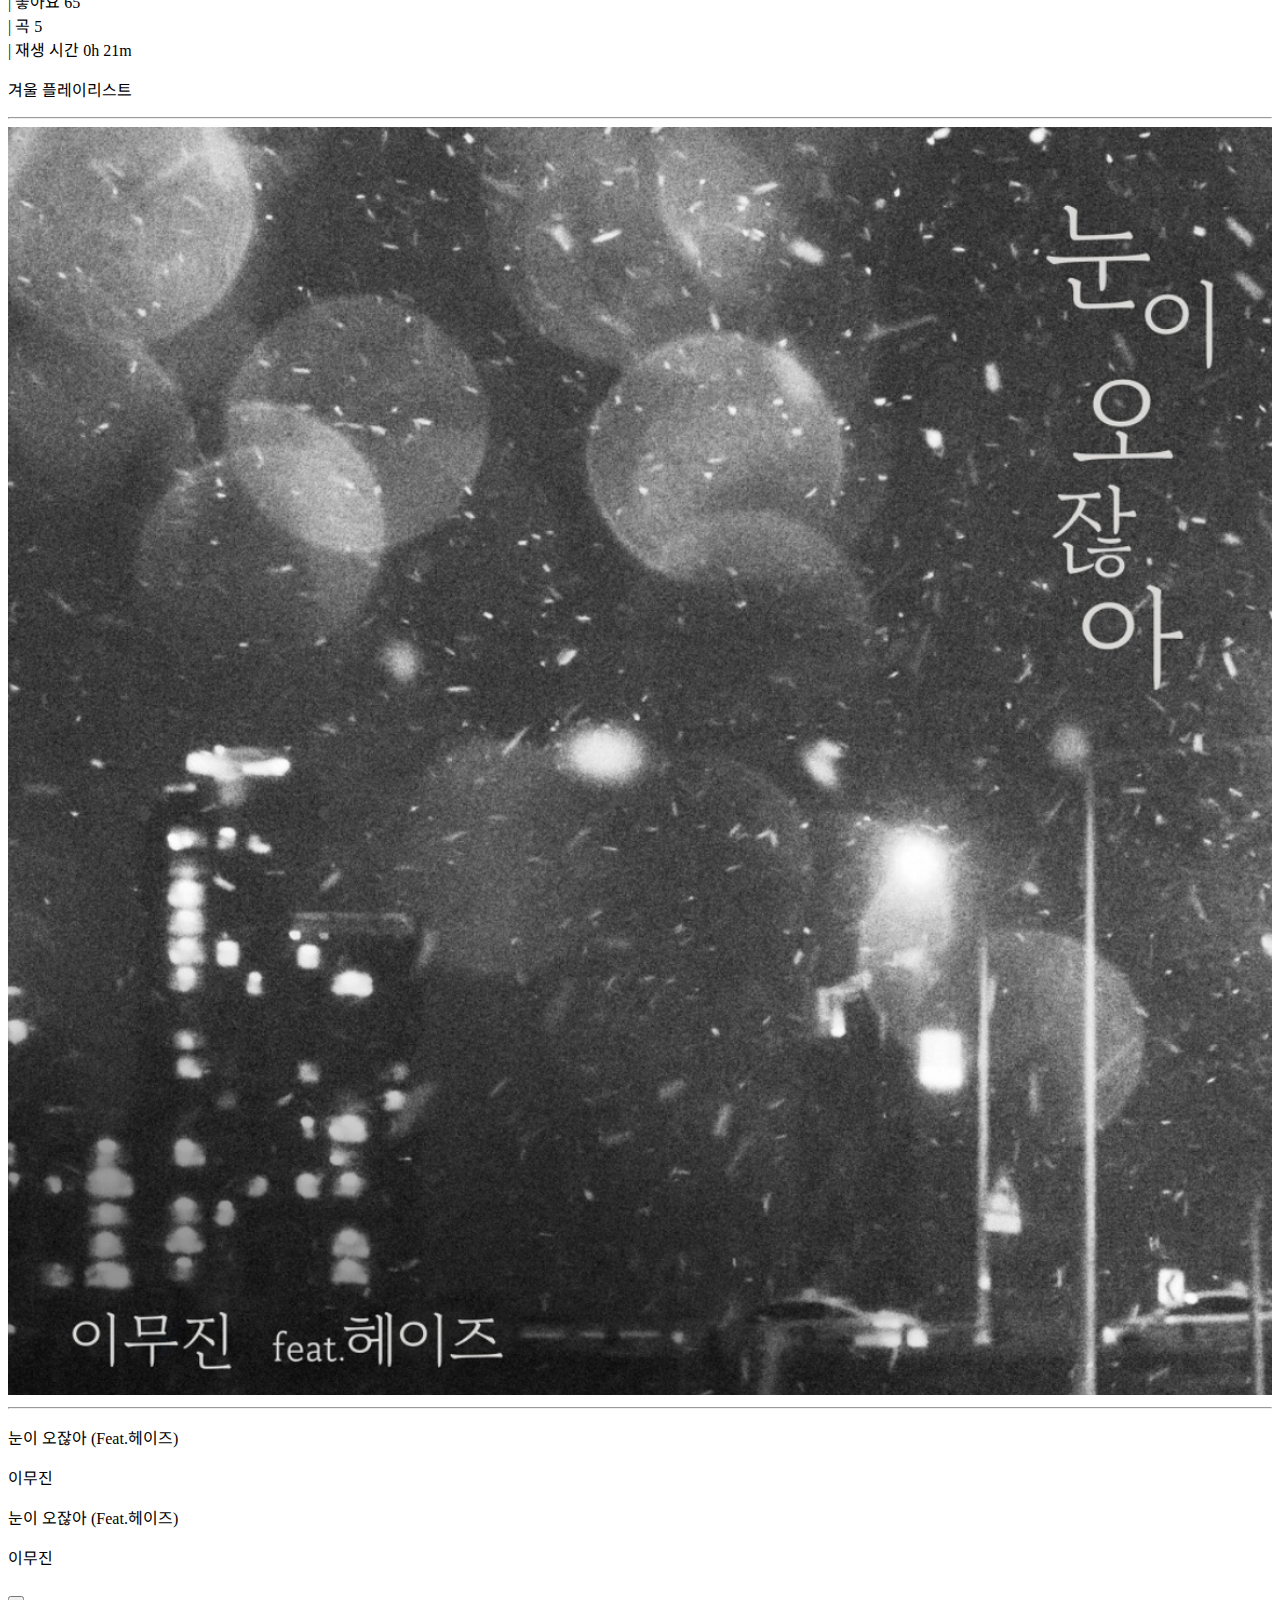
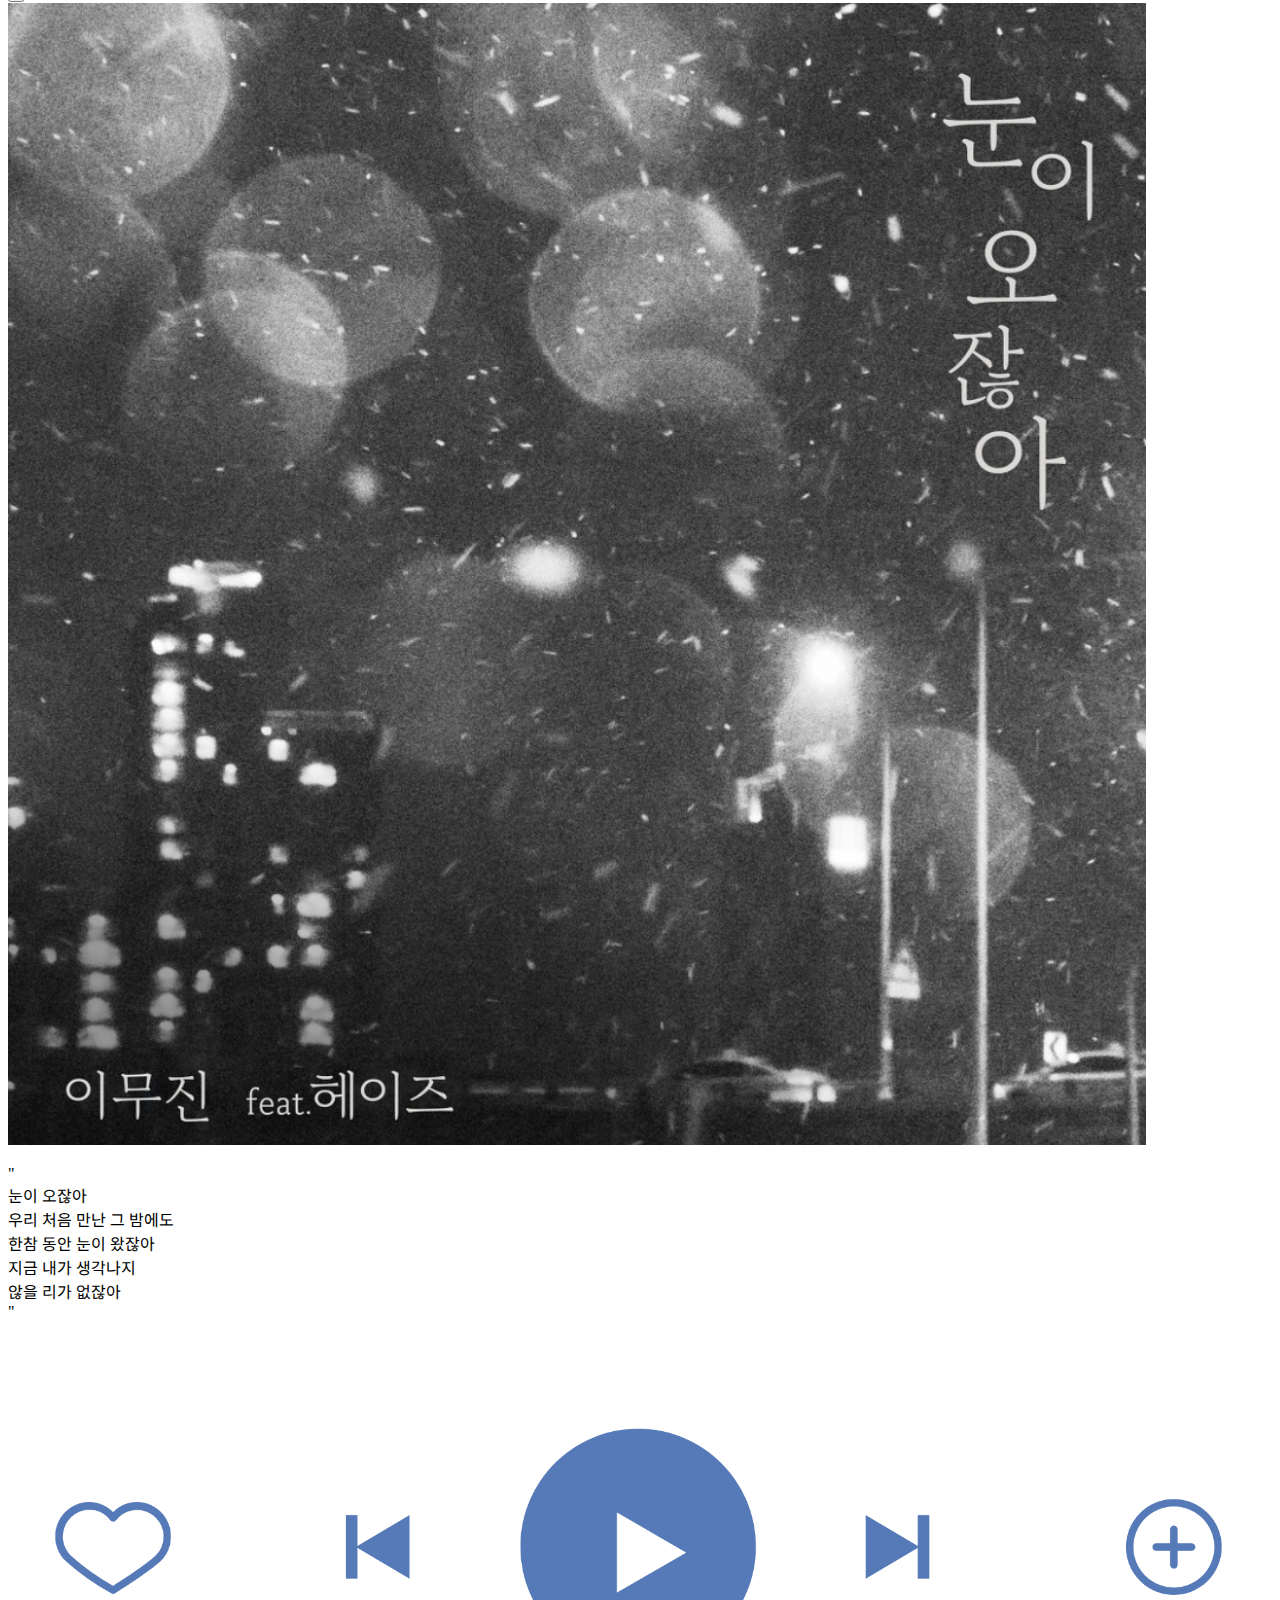
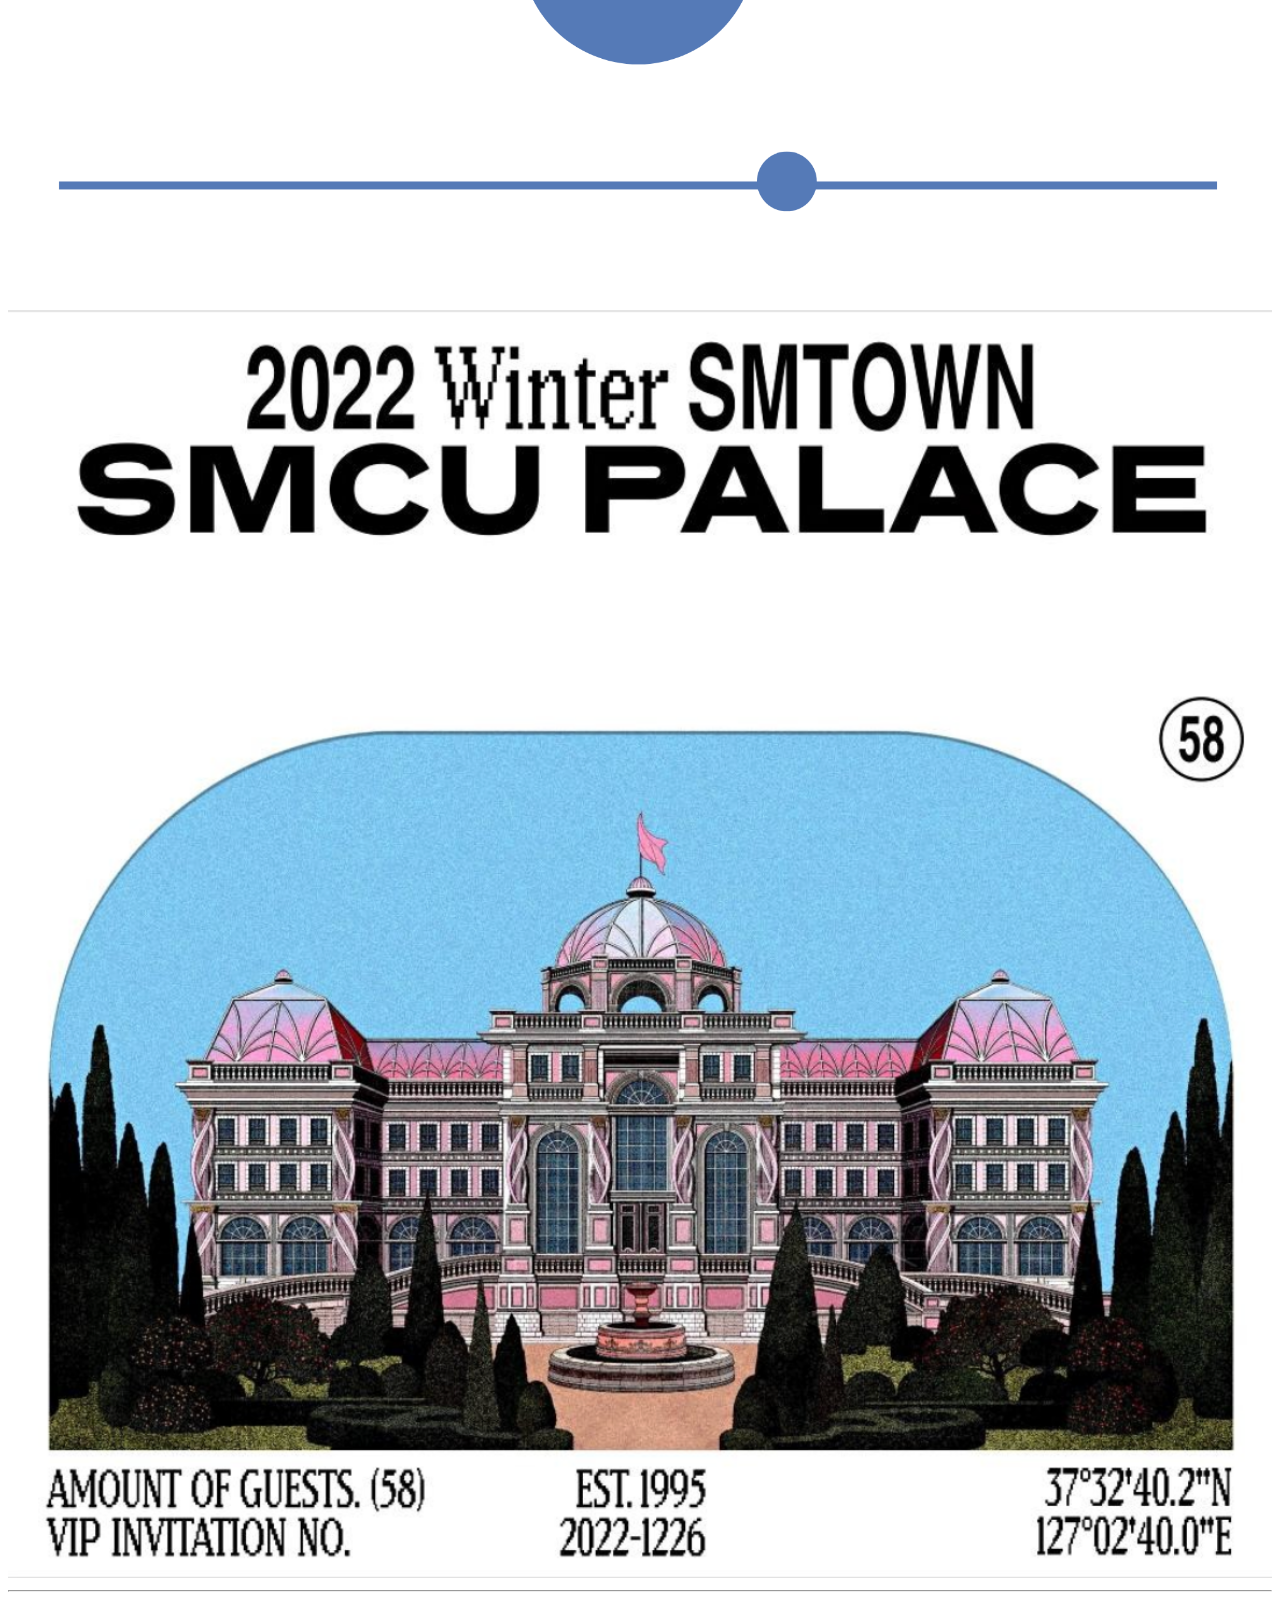
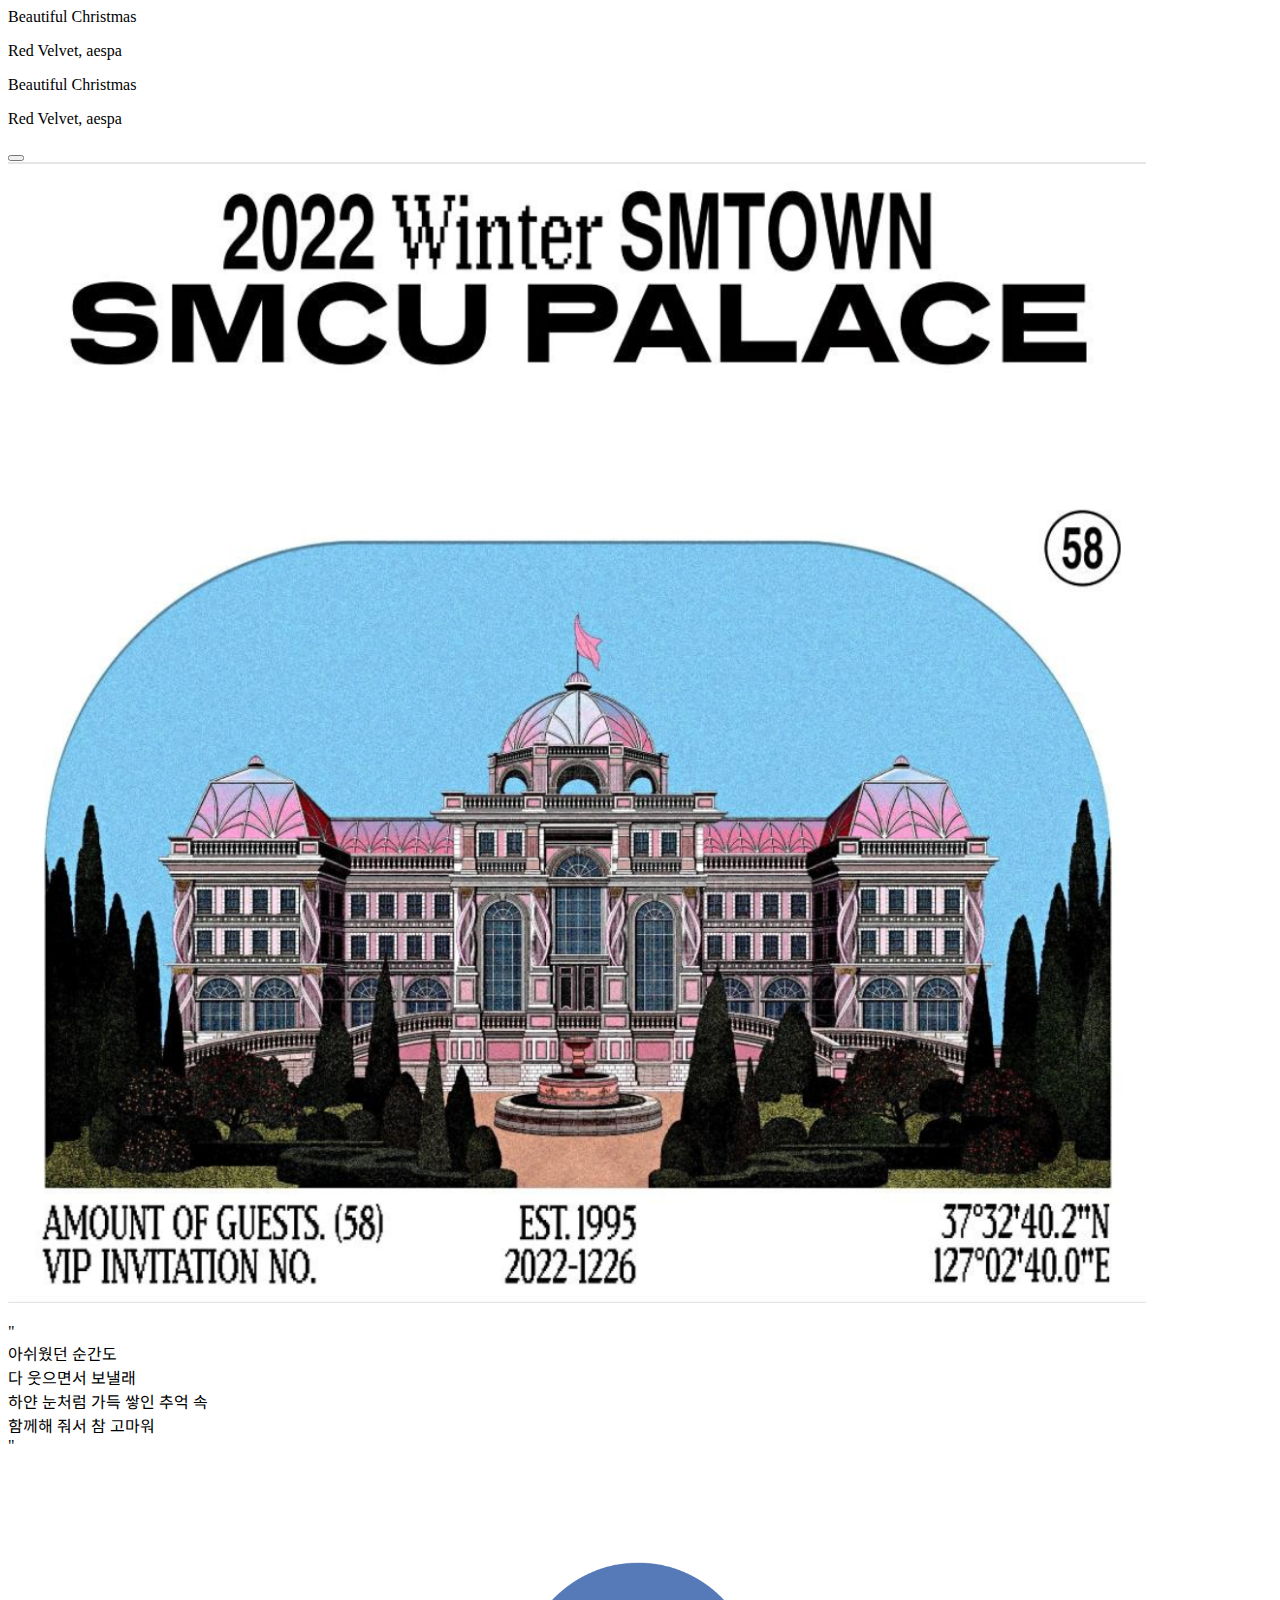
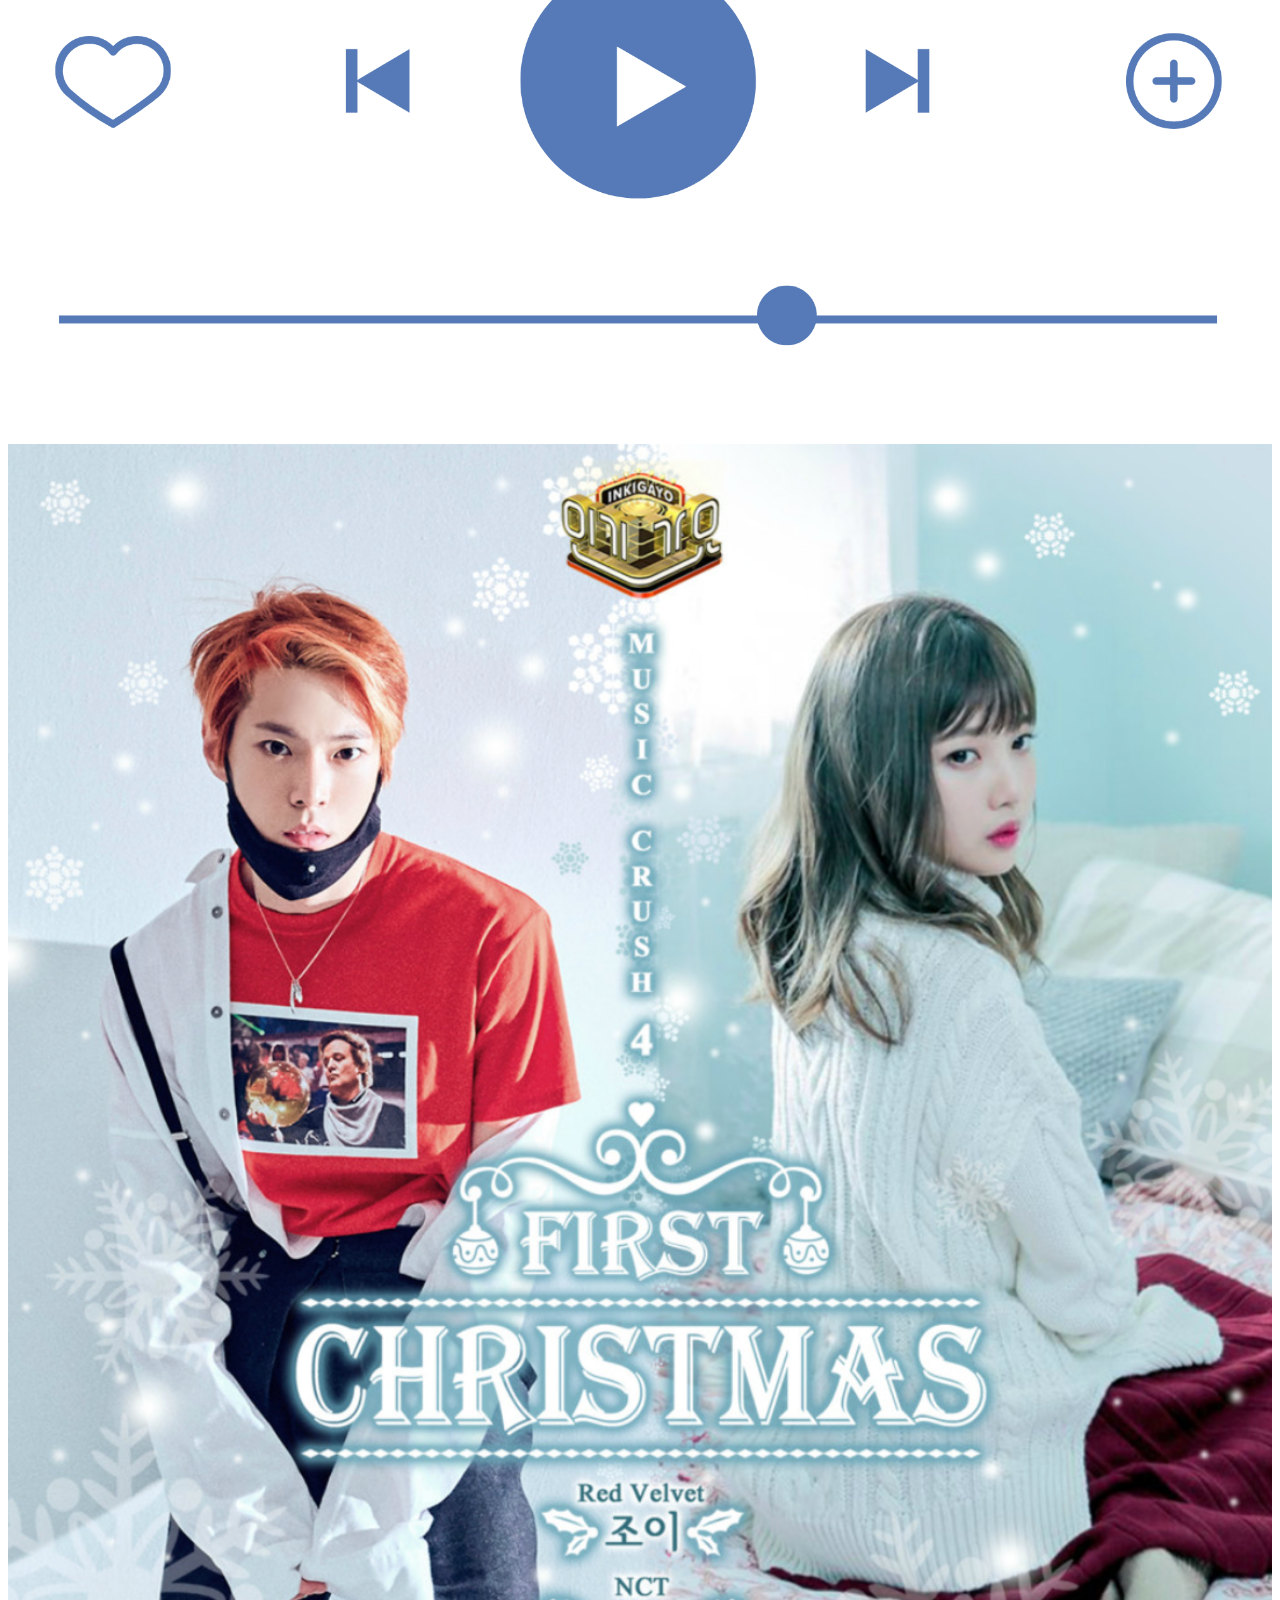
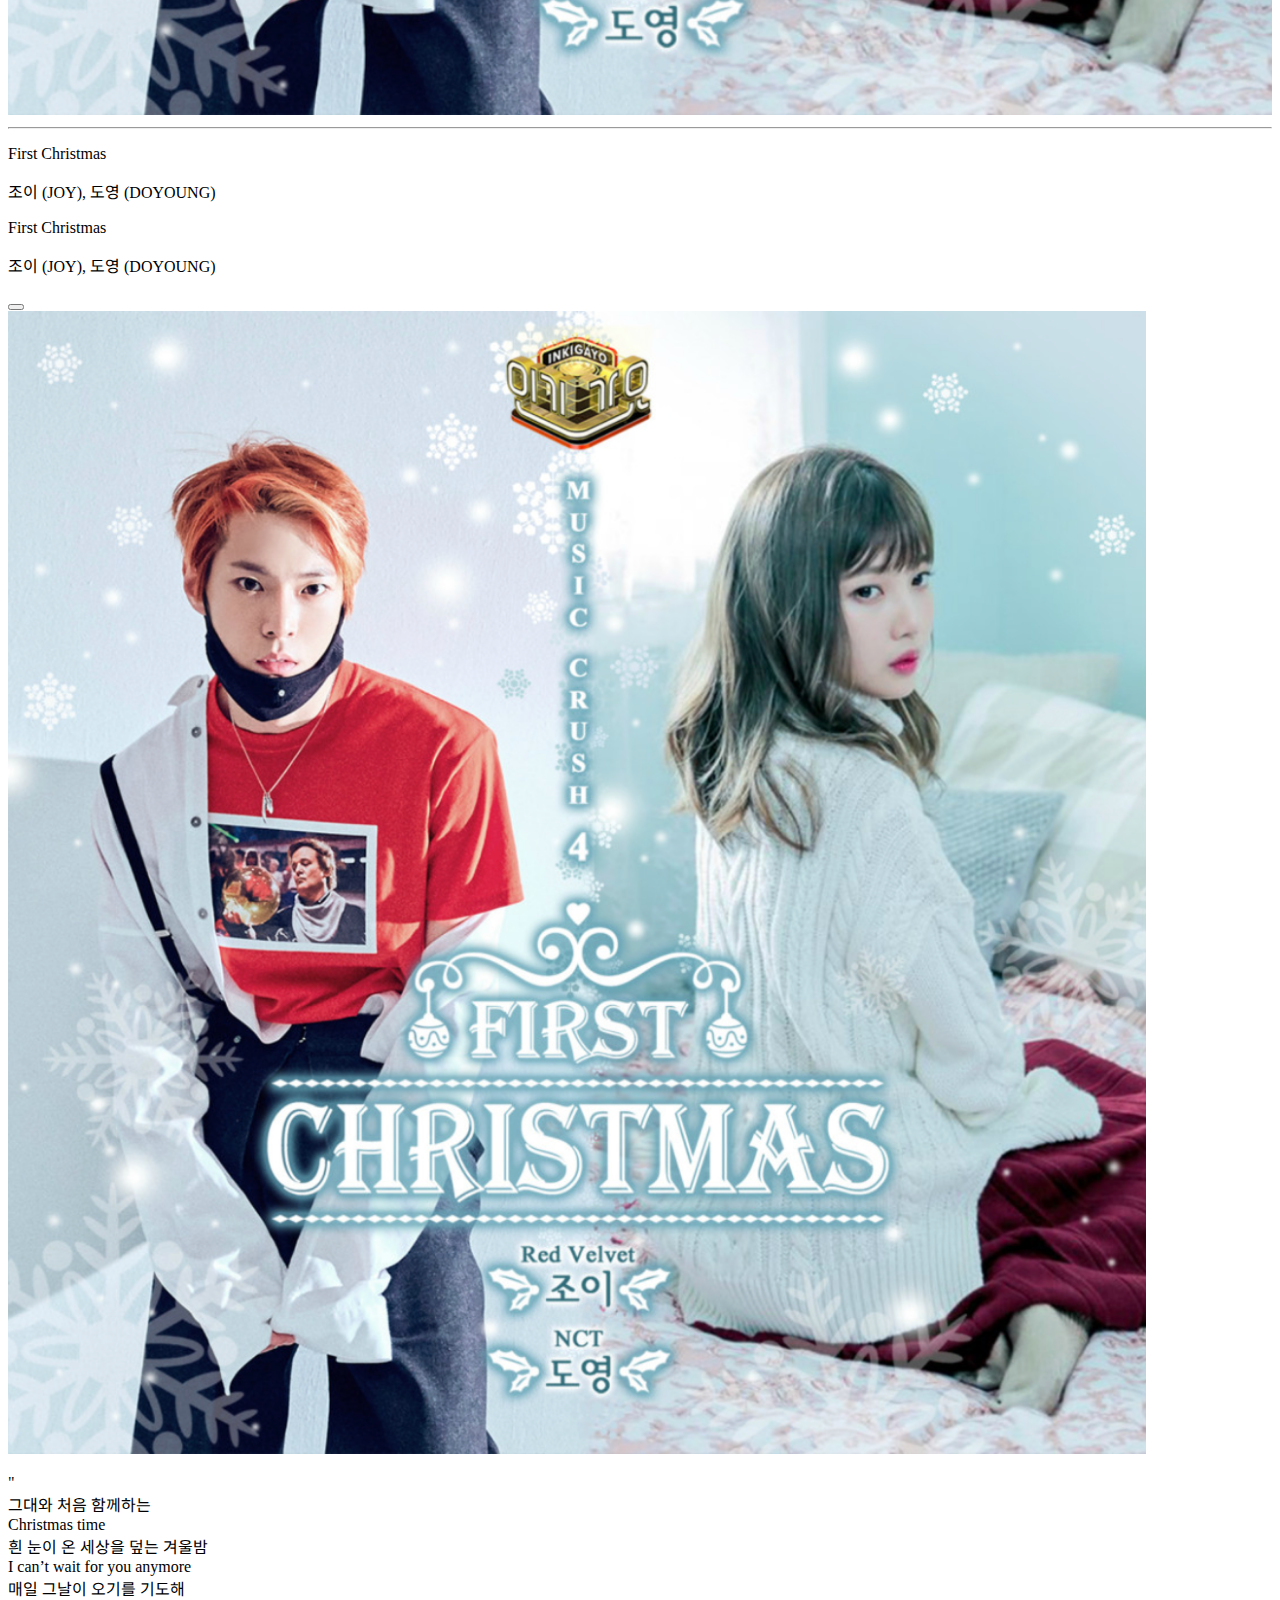
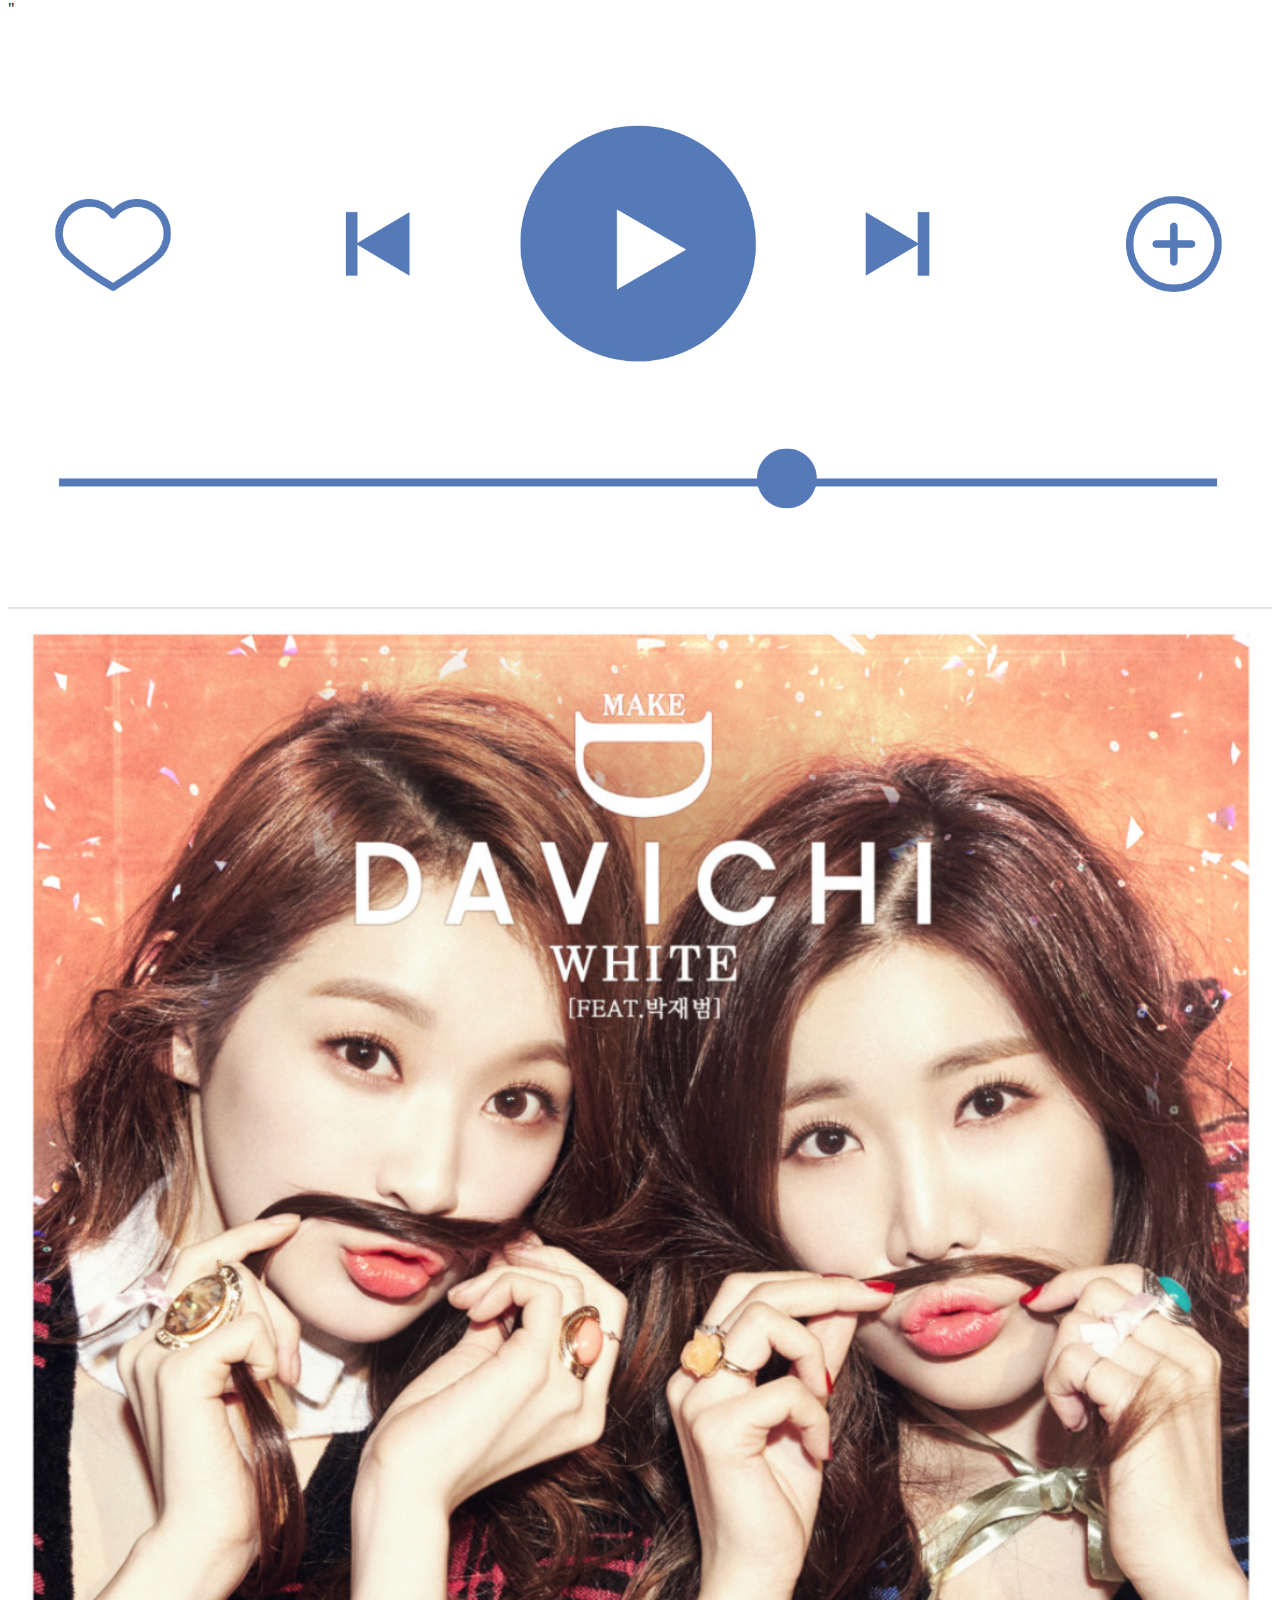
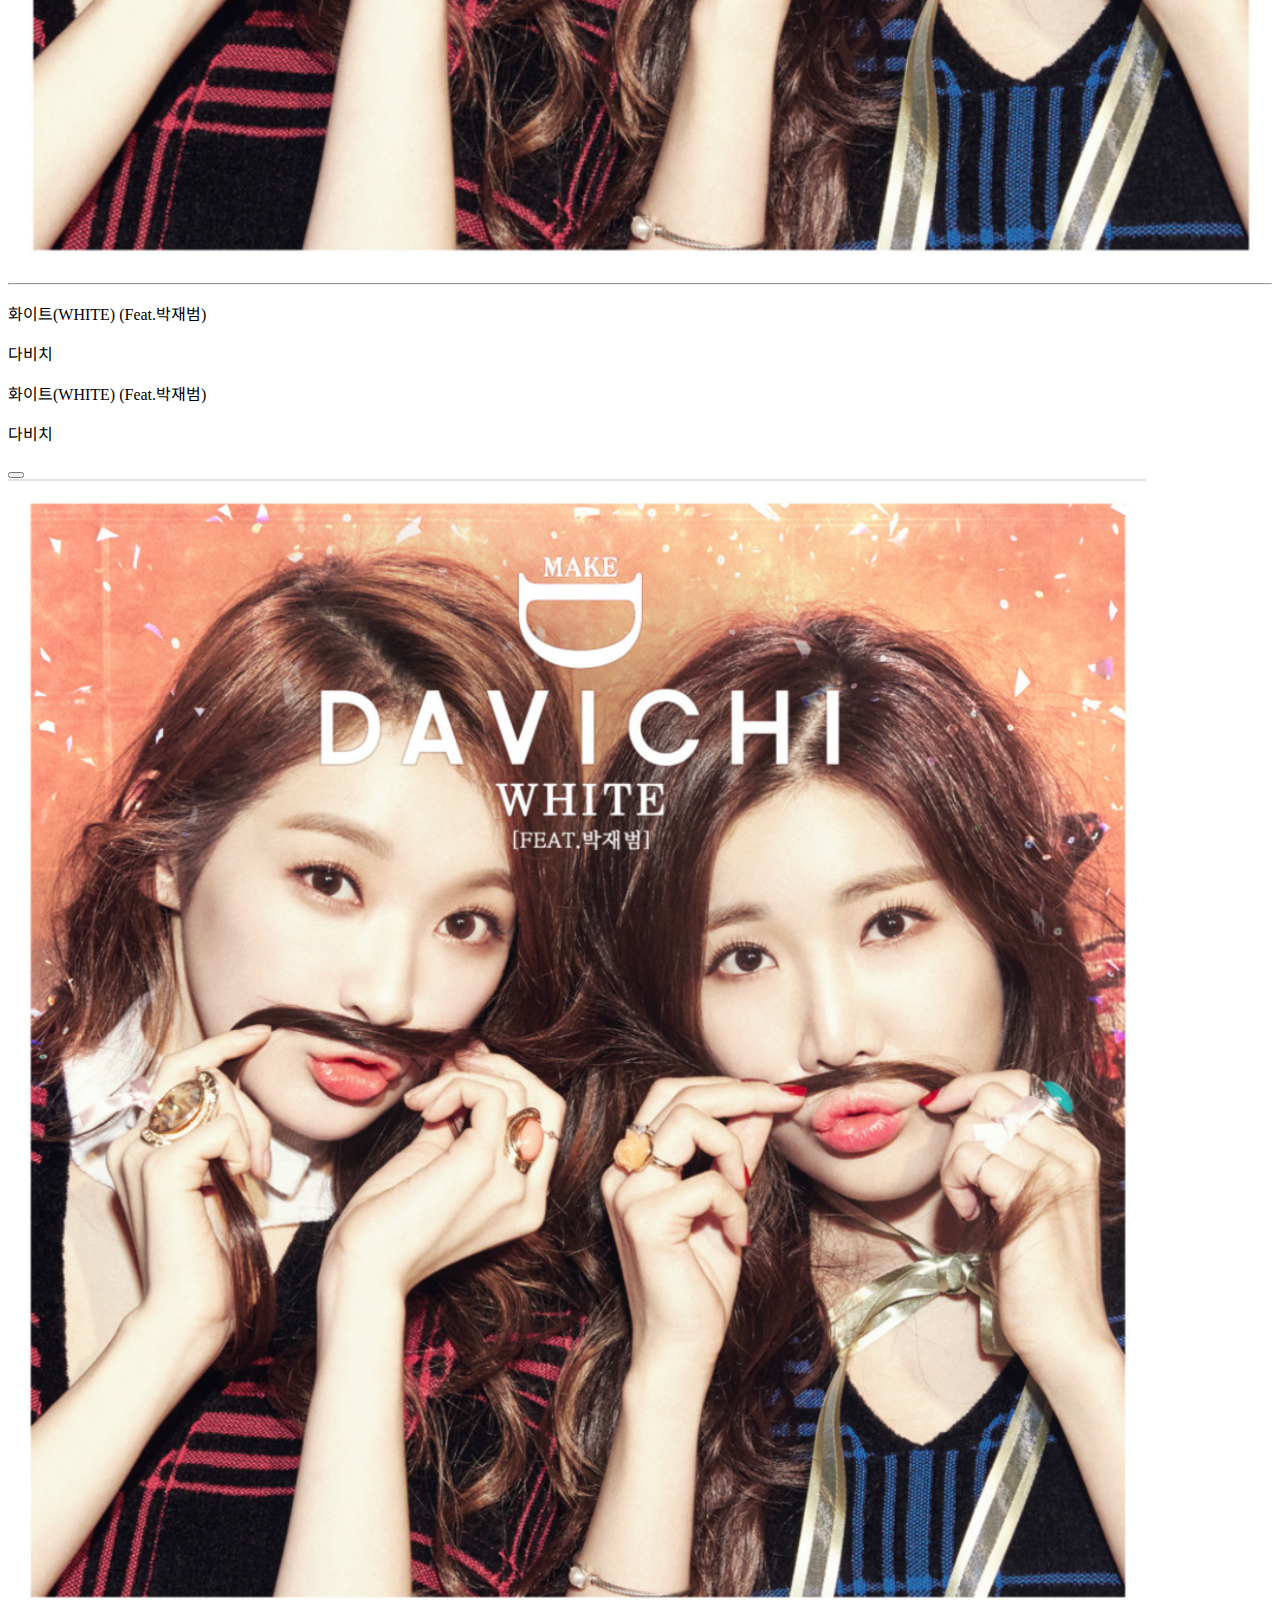
<file: winter.html>
<!DOCTYPE html>
<html lang="ko">
  <head>
    <meta charset="utf-8">
    <meta name="viewport" content="width=device-width, initial-scale=1">
    <title>#OOTM_오늘의 사운드 스타일링</title>

    <link href="https://cdn.jsdelivr.net/npm/bootstrap@5.3.6/dist/css/bootstrap.min.css" rel="stylesheet" 
          integrity="sha384-4Q6Gf2aSP4eDXB8Miphtr37CMZZQ5oXLH2yaXMJ2w8e2ZtHTl7GptT4jmndRuHDT" crossorigin="anonymous">
    <link rel="stylesheet" href="https://cdn.jsdelivr.net/npm/bootstrap-icons@1.13.1/font/bootstrap-icons.min.css">
    <link rel="stylesheet" href="style.css">

    <link rel="preconnect" href="https://fonts.googleapis.com">
    <link rel="preconnect" href="https://fonts.gstatic.com" crossorigin>
    <link rel="stylesheet" href="https://fonts.googleapis.com/css2?family=Gugi&family=Noto+Sans+KR:wght@400;700&display=swap">
  </head>

  <body data-bs-spy="scroll" data-bs-target="#nav-menu">
    
    <!-- 네비게이션 바 -->
    <nav class="navbar navbar-expand-md bg-white navbar-white fixed-top">
      <div class="container">

        <a class="gugi-font navbar-brand" href="index.html"># OOTM</a>

        <button class="navbar-toggler" type="button" data-bs-toggle="collapse" data-bs-target="#nav-menu"
            aria-controls="nav-menu" aria-expanded="false" aria-label="메뉴">
            <span class="navbar-toggler-icon"></span>
        </button>

        <div class="collapse navbar-collapse" id="nav-menu">
            <ul class="navbar-nav ms-auto my-2">
              <li class="nav-item"><a class="nav-link" href="spring.html">Spring</a></li>
              <li class="nav-item"><a class="nav-link" href="summer.html">Summer</a></li>
              <li class="nav-item"><a class="nav-link" href="autumn.html">Autumn</a></li>
              <li class="nav-item"><a class="nav-link" href="winter.html">Winter</a></li>
            </ul>
      </div>
    </nav>

    <!-- 프로필 디자인 -->
    <section class="container text-center">
        <div class="row p-5">
            <div class="col-3">
                <img src="images/playerwinter.png" alt="winter" class="rounded-circle w-100 me-5">
            </div>
            <div class="col-9 py-3">
                <div class="d-flex flex-column justify-content-between h-100 ">
                <div class="row align-items-baseline">
                    <div class="col-4 mx-1 fs-1"> @ Winter</div>
                    <div class="col mx-1">
                        <button class="btn btn-outline-secondary"> 좋아요 </button>
                    </div>
                    <div class="col-4 mx-1">
                        <button type="button" class="btn btn-outline-secondary px-5" data-bs-toggle="modal" data-bs-target="#submitModal">
                            My Pick 공유하기
                        </button>
                        <!-- 음악 제출 모달 -->
                        <div class="modal fade" id="submitModal" tabindex="-1" aria-labelledby="submitModalLabel" aria-hidden="true">
                        <div class="modal-dialog">
                            <div class="modal-content">
                            <div class="modal-header">
                                <p class="modal-title fs-4" id="submitModalLabel">My Pick 공유하기</p>
                                <button type="button" class="btn-close" data-bs-dismiss="modal" aria-label="Close"></button>
                            </div>
                            <div class="modal-body">
                                <img src="images/musiccloud.png" class="w-75"><br>
                                <p class="fs-4"> 나만의 계절별 플리를 공유해주세요</p>
                                <p class="fs-6 ">* 보내주신 의견은 검토를 거친 후 플레이리스트에 추가됩니다</p>
                                <div class="input-group">
                                    <textarea class="form-control" aria-label="With textarea"></textarea>
                                </div>
                            </div>
                            <div class="modal-footer">
                                <button type="button" class="btn btn-secondary-subtle" data-bs-dismiss="modal">취소</button>
                                <a href="result.html">
                                    <button type="button" class="btn btn-outline-secondary">보내기</button>
                                </a>
                            </div>
                            </div>
                        </div>
                        </div>
                    </div>
                    <div class="col-1 mx-1">
                        <button class="btn btn-outline-secondary">...</button>
                    </div>
                </div>
                <div class="row fs-5">
                    <div class="col mx-2"> | 좋아요 65 </div>
                    <div class="col mx-2"> | 곡 5 </div>
                    <div class="col mx-2"> | 재생 시간 0h 21m </div>
                    <div class="col-1 mx-2"></div>
                </div>
                    <p class="align-self-start ms-4 ps-5">겨울 플레이리스트</p>
                </div>
            </div>
        </div>
    </section>
    <hr>

    <!-- 곡 갤러리 섹션 시작 -->
    <section class="p-5 mx-5">
        <div class="container overflow-hidden">

            <!--첫번째 줄-->
            <div class="row g-2 align-items-center px-5">
                <!--곡 하나-->
                <div class="col-4 mb-2">
                    <div class="rounded p-3 post" data-bs-toggle="modal" data-bs-target="#songModal1">
                        <img class="rounded" src="images/wintersong1.png" width="100%">
                        <hr class="my-3">
                            <p class="m-0 fs-4 d-block text-truncate">눈이 오잖아 (Feat.헤이즈)</p>
                            <p class="m-0 fs-6 d-block text-truncate">이무진</p>
                        <!--모달-->
                        <div class="modal fade" id="songModal1" tabindex="-1" aria-labelledby="songModalTitle" aria-hidden="true">
                            <div class="modal-dialog modal-dialog-centered modal-lg">
                                <div class="modal-content">
                                    <div class="modal-header">
                                        <p class="modal-title fs-1 ps-3" id="songModalTitle">눈이 오잖아 (Feat.헤이즈)</p>
                                        <p class="pt-3 ps-3 text-black-50">이무진</p>
                                        <button type="button" class="btn-close" data-bs-dismiss="modal" aria-label="닫기"></button>
                                    </div>
                                    <div class="modal-body position-relative">
                                        <div class="row">
                                            <div class="col-6">
                                                <img src="images/wintersong1.png" width="90%" class="float-start ms-3 py-3">
                                            </div>
                                            <div class="col-6">
                                                <div class="d-flex flex-column justify-content-between h-100 me-4">
                                                    <p class="text-center mt-5 fs-6">
                                                        "<br>눈이 오잖아<br>우리 처음 만난 그 밤에도<br>한참 동안 눈이 왔잖아<br>지금 내가 생각나지<br>않을 리가 없잖아<br>"
                                                    </p>
                                                    <img src="images/barwinter.png" width="100%">
                                                </div>
                                            </div>
                                        </div>
                                    </div>
                                </div>
                            </div>
                        </div>
                    </div>
                </div>
                <!--곡 하나-->
                <div class="col-4 mb-2">
                    <div class="rounded p-3 post" data-bs-toggle="modal" data-bs-target="#songModal2">
                        <img class="rounded" src="images/wintersong2.png" width="100%">
                        <hr class="my-3">
                            <p class="m-0 fs-4 d-block text-truncate ">Beautiful Christmas</p>
                            <p class="m-0 fs-6 d-block text-truncate" >Red Velvet, aespa</p>
                        <!--모달-->
                        <div class="modal fade" id="songModal2" tabindex="-1" aria-labelledby="songModalTitle" aria-hidden="true">
                            <div class="modal-dialog modal-dialog-centered modal-lg">
                                <div class="modal-content">
                                    <div class="modal-header">
                                        <p class="modal-title fs-1 ps-3" id="songModalTitle">Beautiful Christmas</p>
                                        <p class="pt-3 ps-3 text-black-50">Red Velvet, aespa</p>
                                        <button type="button" class="btn-close" data-bs-dismiss="modal" aria-label="닫기"></button>
                                    </div>
                                    <div class="modal-body position-relative">
                                        <div class="row">
                                            <div class="col-6">
                                                <img src="images/wintersong2.png" width="90%" class="float-start ms-3 py-3">
                                            </div>
                                            <div class="col-6">
                                                <div class="d-flex flex-column justify-content-between h-100 me-4">
                                                    <p class="text-center mt-5 fs-6"> 
                                                        "<br>아쉬웠던 순간도<br>다 웃으면서 보낼래<br>하얀 눈처럼 가득 쌓인 추억 속<br>함께해 줘서 참 고마워<br>"
                                                    </p>
                                                    <img src="images/barwinter.png" width="100%">
                                                </div>
                                            </div>
                                        </div>
                                    </div>
                                </div>
                            </div>
                        </div>
                    </div>
                </div>
                <!--곡 하나-->
                <div class="col-4 mb-2">
                    <div class="rounded p-3 post" data-bs-toggle="modal" data-bs-target="#songModal3">
                        <img class="rounded" src="images/wintersong3.png" width="100%">
                        <hr class="my-3">
                            <p class="m-0 fs-4 d-block text-truncate ">First Christmas</p>
                            <p class="m-0 fs-6 d-block text-truncate" >조이 (JOY), 도영 (DOYOUNG)</p>
                        <!--모달-->
                        <div class="modal fade" id="songModal3" tabindex="-1" aria-labelledby="songModalTitle" aria-hidden="true">
                            <div class="modal-dialog modal-dialog-centered modal-lg">
                                <div class="modal-content">
                                    <div class="modal-header">
                                        <p class="modal-title fs-1 ps-3" id="songModalTitle">First Christmas</p>
                                        <p class="pt-3 ps-3 text-black-50">조이 (JOY), 도영 (DOYOUNG)</p>
                                        <button type="button" class="btn-close" data-bs-dismiss="modal" aria-label="닫기"></button>
                                    </div>
                                    <div class="modal-body position-relative">
                                        <div class="row">
                                            <div class="col-6">
                                                <img src="images/wintersong3.png" width="90%" class="float-start ms-3 py-3">
                                            </div>
                                            <div class="col-6">
                                                <div class="d-flex flex-column justify-content-between h-100 me-4">
                                                    <p class="text-center mt-5 fs-6">
                                                        "<br>그대와 처음 함께하는<br>Christmas time<br>흰 눈이 온 세상을 덮는 겨울밤<br>I can’t wait for you anymore<br>매일 그날이 오기를 기도해<br>"
                                                    </p>
                                                    <img src="images/barwinter.png" width="100%">
                                                </div>
                                            </div>
                                        </div>
                                    </div>
                                </div>
                            </div>
                        </div>
                    </div>
                </div>
            </div>

            <!--두번째 줄-->
            <div class="row g-2 align-items-center px-5">
                <!--곡 하나-->
                <div class="col-4 mb-2">
                    <div class="rounded p-3 post" data-bs-toggle="modal" data-bs-target="#songModal4">
                        <img class="rounded" src="images/wintersong4.png" width="100%">
                        <hr class="my-3">
                            <p class="m-0 fs-4 d-block text-truncate">화이트(WHITE) (Feat.박재범)</p>
                            <p class="m-0 fs-6 d-block text-truncate">다비치</p>
                        <!--모달-->
                        <div class="modal fade" id="songModal4" tabindex="-1" aria-labelledby="songModalTitle" aria-hidden="true">
                            <div class="modal-dialog modal-dialog-centered modal-lg">
                                <div class="modal-content">
                                    <div class="modal-header">
                                        <p class="modal-title fs-1 ps-3" id="songModalTitle">화이트(WHITE) (Feat.박재범)</p>
                                        <p class="pt-3 ps-3 text-black-50">다비치</p>
                                        <button type="button" class="btn-close" data-bs-dismiss="modal" aria-label="닫기"></button>
                                    </div>
                                    <div class="modal-body position-relative">
                                        <div class="row">
                                            <div class="col-6">
                                                <img src="images/wintersong4.png" width="90%" class="float-start ms-3 py-3">
                                            </div>
                                            <div class="col-6">
                                                <div class="d-flex flex-column justify-content-between h-100 me-4">
                                                    <p class="text-center mt-5 fs-6">
                                                        "<br>저기 하얀 눈이 내려<br>저 하늘 모두 내려<br>우리 서로 닿은 마음 위로<br>사랑이 내려<br>"
                                                    </p>
                                                    <img src="images/barwinter.png" width="100%">
                                                </div>
                                            </div>
                                        </div>
                                    </div>
                                </div>
                            </div>
                        </div>
                    </div>
                </div>
                <!--곡 하나-->
                <div class="col-4 mb-2">
                    <div class="rounded p-3 post" data-bs-toggle="modal" data-bs-target="#songModal5">
                        <img class="rounded" src="images/wintersong5.png" width="100%">
                        <hr class="my-3">
                            <p class="m-0 fs-4 d-block text-truncate">Must Have Love</p>
                            <p class="m-0 fs-6 d-block text-truncate">SG 워너비, 브라운아이드걸스</p>
                        <!--모달-->
                        <div class="modal fade" id="songModal5" tabindex="-1" aria-labelledby="songModalTitle" aria-hidden="true">
                            <div class="modal-dialog modal-dialog-centered modal-lg">
                                <div class="modal-content">
                                    <div class="modal-header">
                                        <p class="modal-title fs-1 ps-3" id="songModalTitle">Must Have Love</p>
                                        <p class="pt-3 ps-3 text-black-50">SG 워너비, 브라운아이드걸스</p>
                                        <button type="button" class="btn-close" data-bs-dismiss="modal" aria-label="닫기"></button>
                                    </div>
                                    <div class="modal-body position-relative">
                                        <div class="row">
                                            <div class="col-6">
                                                <img src="images/wintersong5.png" width="90%" class="float-start ms-3 py-3">
                                            </div>
                                            <div class="col-6">
                                                <div class="d-flex flex-column justify-content-between h-100 me-4">
                                                    <p class="text-center mt-5 fs-6">
                                                        "<br>함께 있단 이유로 행복했었던<br>우리들의 겨울날의 소중한 기억들<br>좋은 날엔 언제나 네가 있기에<br>잊을 수 없는 Memories<br>"
                                                    </p>
                                                    <img src="images/barwinter.png" width="100%">
                                                </div>
                                            </div>
                                        </div>
                                    </div>
                                </div>
                            </div>
                        </div>
                    </div>
                </div>
                
            </div>

        </div>
    </section>

    <hr>

    <!-- 음악 어플 연결 -->
    <section class="container text-center my-5">
        <h4 class="py-3">MORE</h4><br>
        <div class="d-flex justify-content-evenly align-items-center">
            <a href="https://www.melon.com/search/dj/index.htm?q=%EA%B2%A8%EC%9A%B8&section=&searchGnbYn=Y&kkoSpl=Y&kkoDpType=&mwkLogType=T" 
                target="_blank" class="btn btn-outline-success rounded-pill btn-lg px-4"><i class="bi bi-record-circle-fill"></i></a>
            <a href="https://music.apple.com/kr/search?term=%EA%B2%A8%EC%9A%B8" 
                target="_blank" class="btn btn-outline-danger rounded-pill btn-lg px-4"><i class="bi bi-apple-music"></i></a>
            <a href="https://open.spotify.com/search/%EA%B2%A8%EC%9A%B8/playlists" 
                target="_blank" class="btn btn-outline-success rounded-pill btn-lg px-4"><i class="bi bi-spotify"></i></a>
            <a href="https://www.youtube.com/results?search_query=%EA%B2%A8%EC%9A%B8+%ED%94%8C%EB%A0%88%EC%9D%B4%EB%A6%AC%EC%8A%A4%ED%8A%B8" 
                target="_blank" class="btn btn-outline-danger rounded-pill btn-lg px-4"><i class="bi bi-youtube"></i></a>
        </div>
    </section>

    <!-- TOP 버튼 -->
    <section class="py-5">
      <div class="container overflow-hidden">
        <div class="text-center text-white py-5">
          <a href="#top"> <button type="button" class="btn btn-outline-secondary">Top↑</button></a>
        </div>
      </div>
    </section>
    <br>

    <!-- 풋터 -->
    <footer class="bg-dark text-white">
        <div class="container text-center">
            <p class="py-4 mb-0">Copyright <i class="bi bi-c-circle"></i> 2025 Designed by Shin Seungeun</p>
        </div>
    </footer>

    <!-- cdn -->
    <script src="https://cdn.jsdelivr.net/npm/bootstrap@5.3.6/dist/js/bootstrap.bundle.min.js" 
      integrity="sha384-j1CDi7MgGQ12Z7Qab0qlWQ/Qqz24Gc6BM0thvEMVjHnfYGF0rmFCozFSxQBxwHKO" 
      crossorigin="anonymous">
    </script>
  </body>
</html>
</file>
<file: style.css>
body {
    font-family: serif,'Noto Sans KR';
    padding-top: 80px;
    scroll-margin-top: 60px;
}

h1,
h2,
h3,
h4,
.gugi-font {
    font-family: 'sarif', cursive;
}

.nav-link:hover,
.nav-link.active {
    color: #ffc107 !important;
}

.responsive-text-70 {
  font-size: 3vw;
}

.accordion-button::after {
  background-image: none !important;
  content: '';
  background-image: url("data:image/svg+xml,<svg xmlns='http://www.w3.org/2000/svg' viewBox='0 0 16 16' fill='%23000'><path d='M11.742 10.344a6.5 6.5 0 1 0-1.397 1.398h-.001c.03.04.062.078.098.115l3.85 3.85a1 1 0 0 0 1.415-1.414l-3.85-3.85a1.007 1.007 0 0 0-.115-.1zM12 6.5a5.5 5.5 0 1 1-11 0 5.5 5.5 0 0 1 11 0z'/></svg>") !important;
  background-size: 1.25rem;
  transition: transform .2s ease-in-out;
  transform: none !important;
}

.accordion-button:not(.collapsed)::after {
  background-image: url("data:image/svg+xml,<svg xmlns='http://www.w3.org/2000/svg' viewBox='0 0 16 16' fill='%23000'><path d='M2.146 2.854a.5.5 0 1 1 .708-.708L8 7.293l5.146-5.147a.5.5 0 0 1 .708.708L8.707 8l5.147 5.146a.5.5 0 0 1-.708.708L8 8.707l-5.146 5.147a.5.5 0 0 1-.708-.708L7.293 8z'/></svg>") !important;
  transform: none !important;
}

.accordion-body-link {
    display: block;
    text-decoration: none; 
    color: inherit;
    padding: var(--bs-accordion-body-padding-y) var(--bs-accordion-body-padding-x);
    margin: calc(var(--bs-accordion-body-padding-y) * -1) calc(var(--bs-accordion-body-padding-x) * -1);
}

.accordion-body-link:hover {
    background-color: rgba(0, 0, 0, 0.05);
}

.spring-card,
.summer-card,
.autumn-card,
.winter-card {
  text-decoration: none;
  color: inherit;
  display: block;
  cursor: pointer;
}

.card-hover {
    transition: background-image 0.3s ease-in-out, box-shadow 0.3s ease-in-out;
    background-color: #fff;
}

.spring-card:hover {
    background-image: linear-gradient(to right, #fff, #ffb5a7);
    color: #51251c;
}

.summer-card:hover {
    background-image: linear-gradient(to right, #a1e7e7, #fff);
    color: #2b3b60;
}

.autumn-card:hover {
    background-image: linear-gradient(to right, #fff, #b08968);
    color: #322217;
}

.winter-card:hover {
    background-image: linear-gradient(to right, #557ab7, #fff);
    color: #f9fbff;
}
</file>
